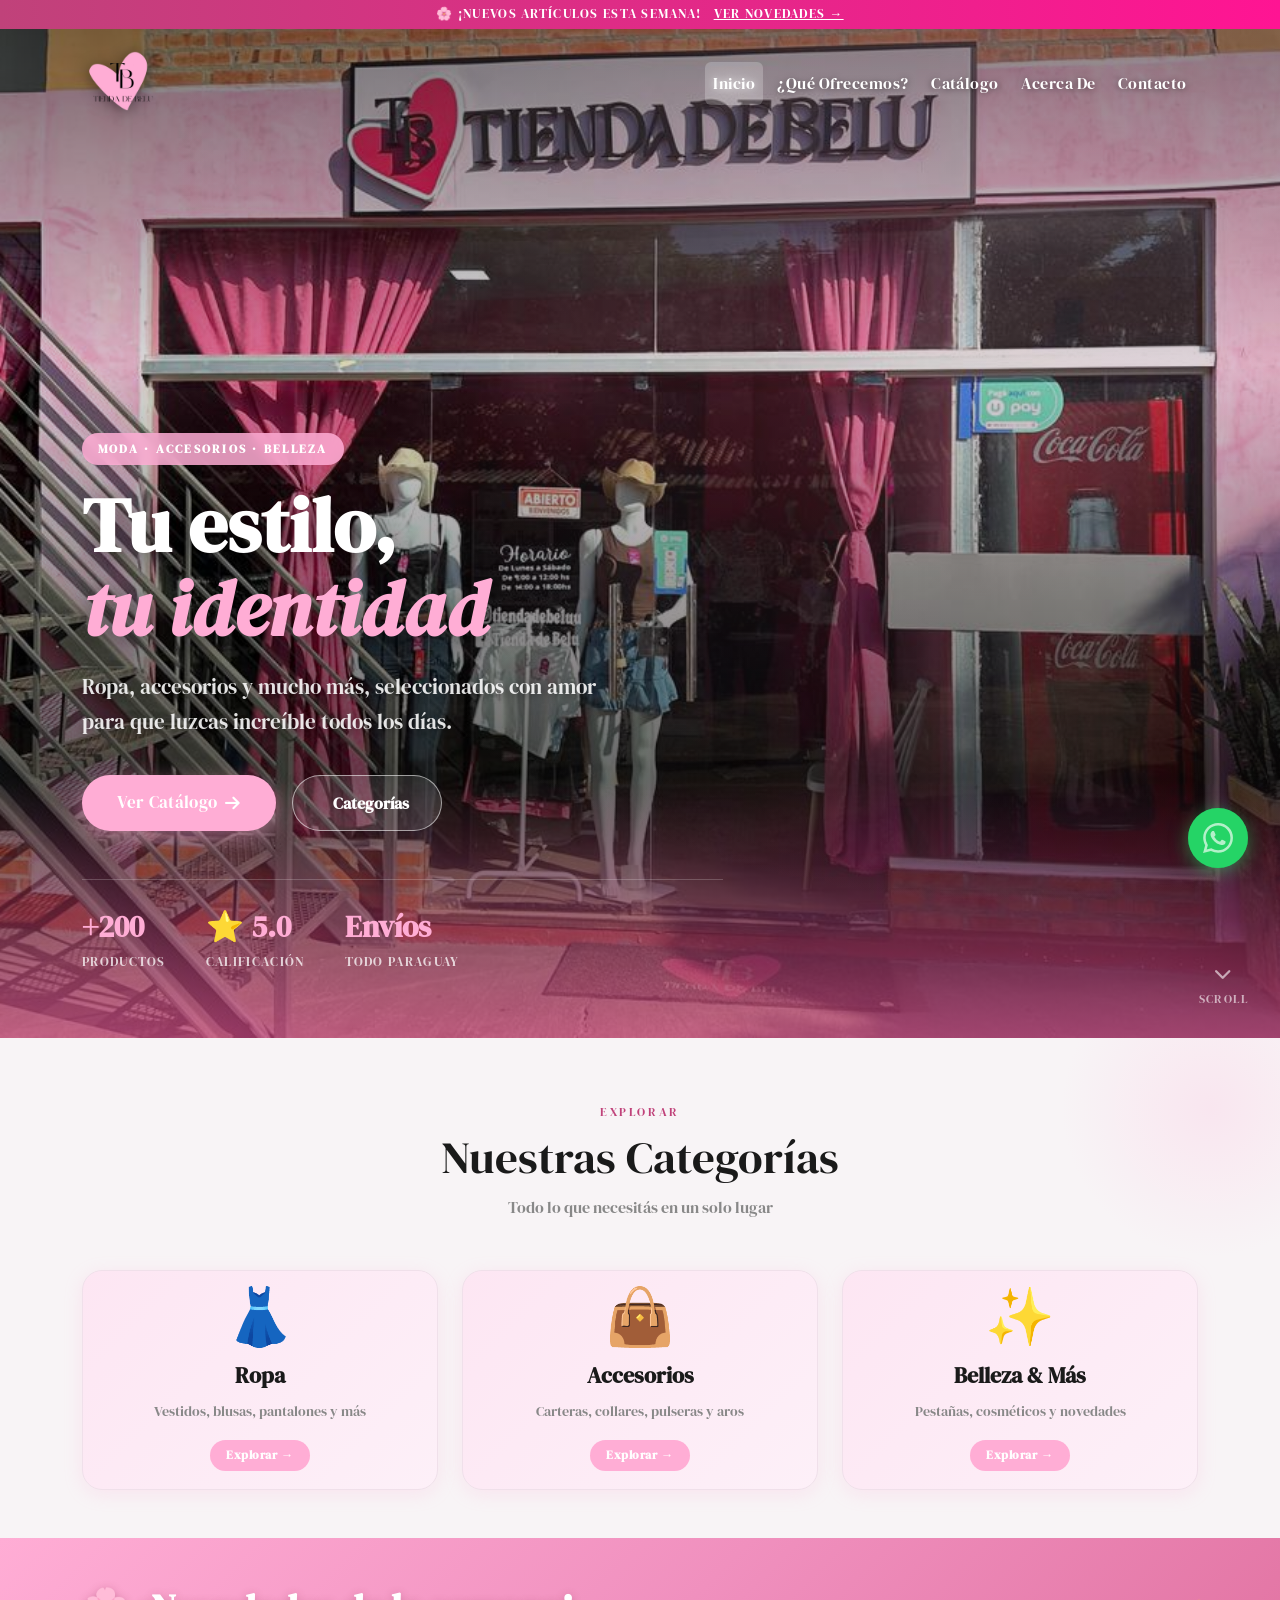
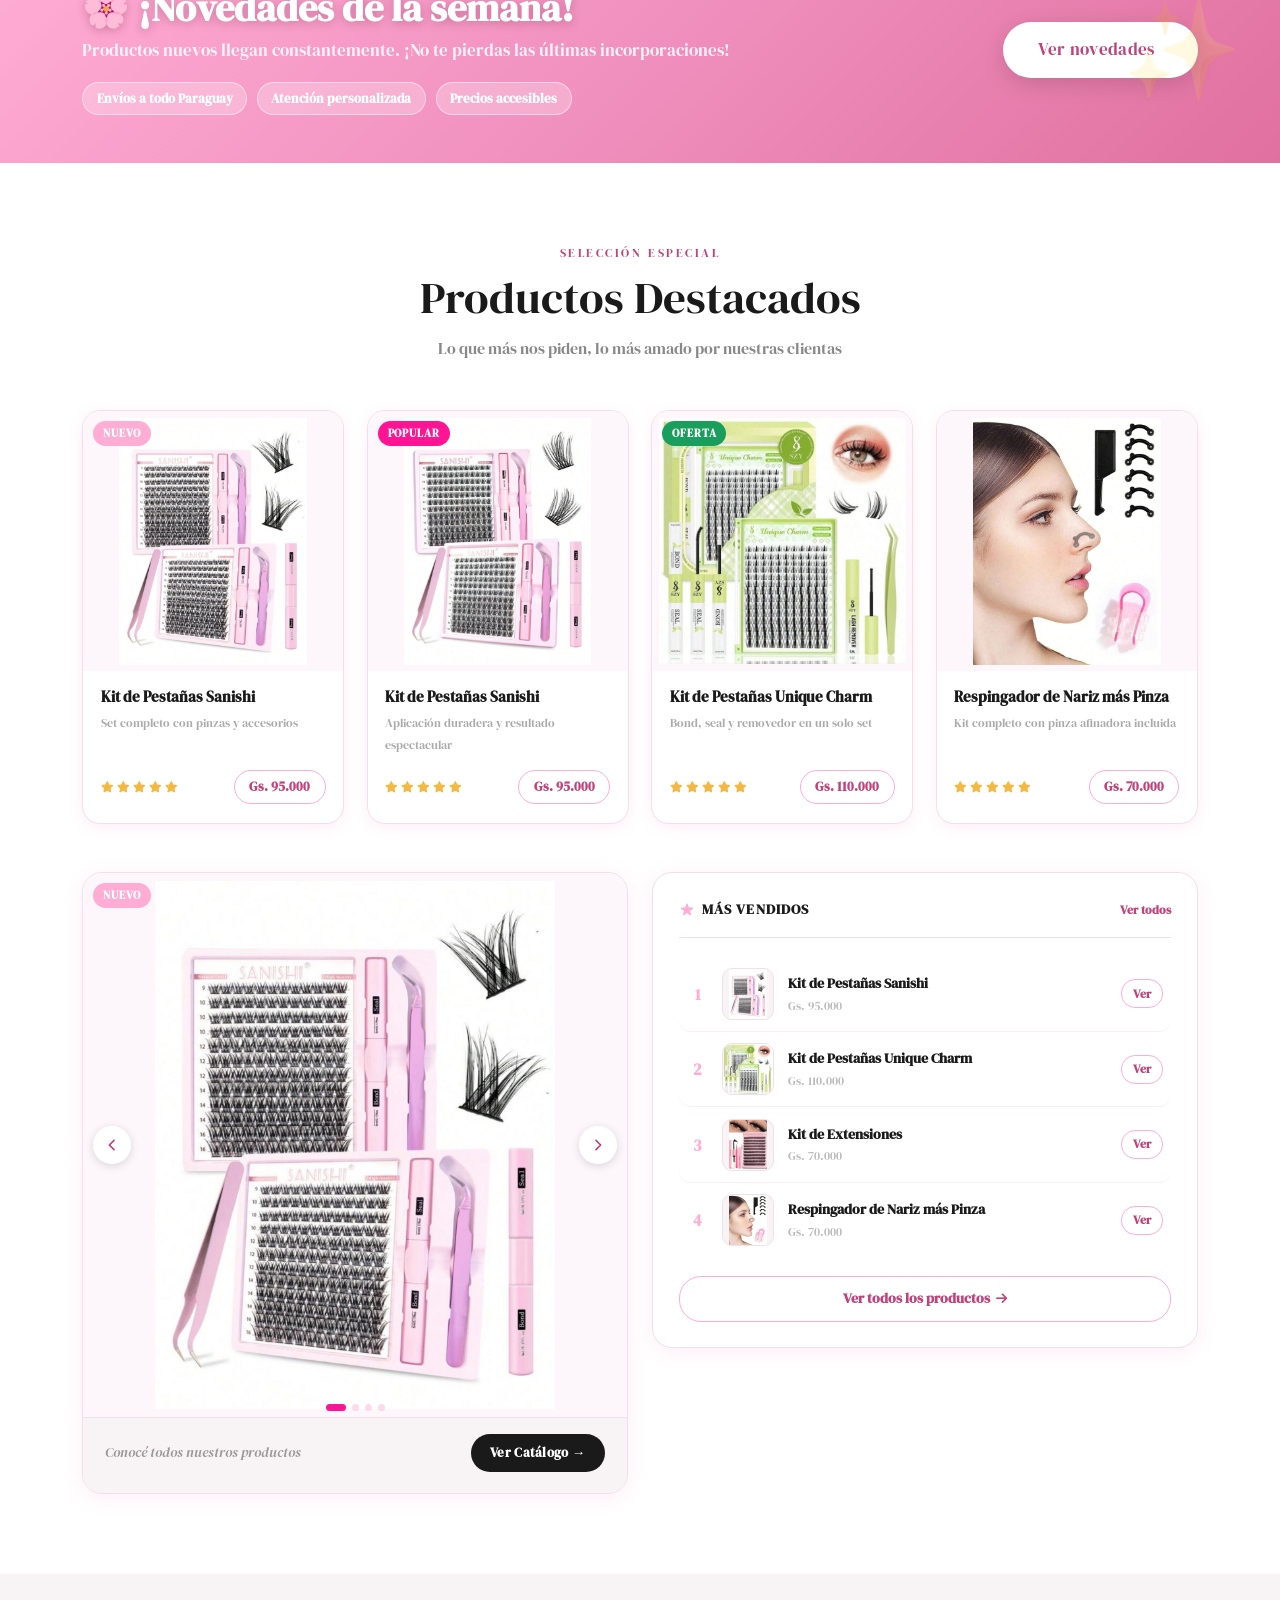
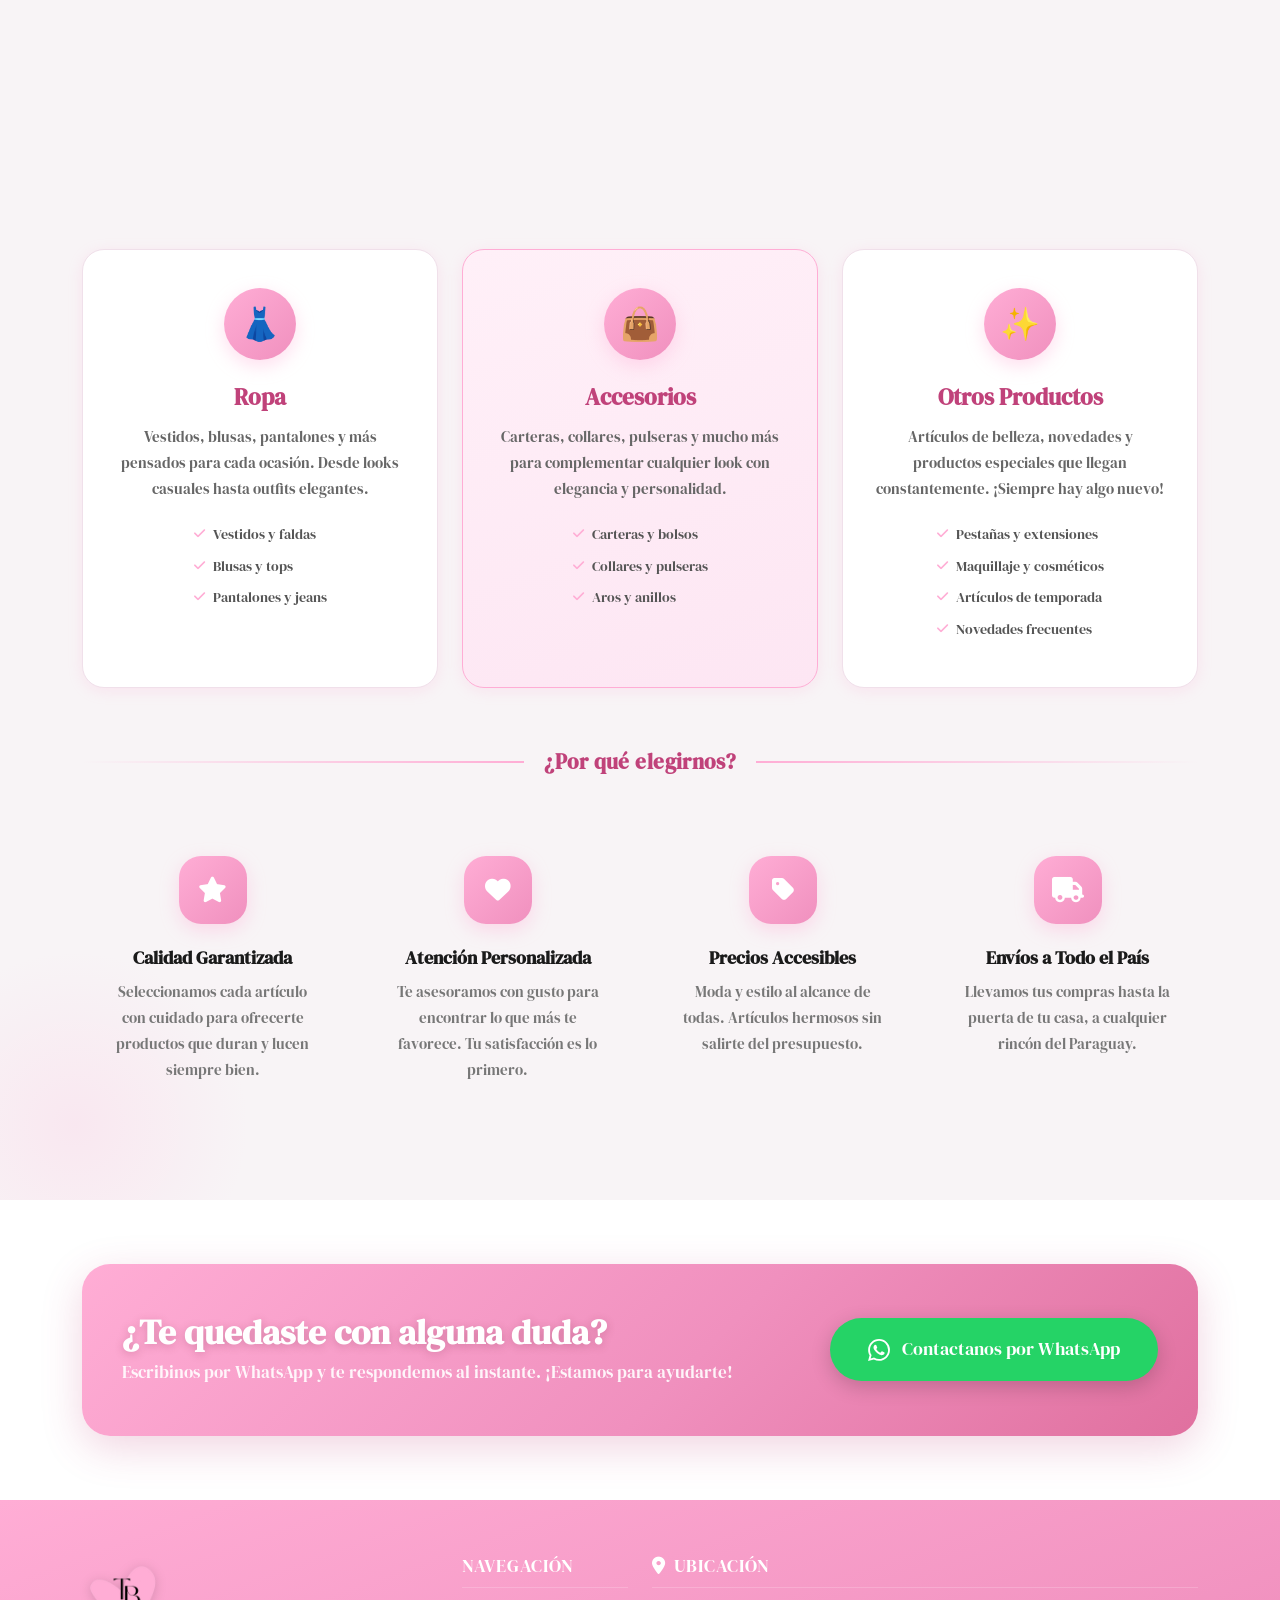
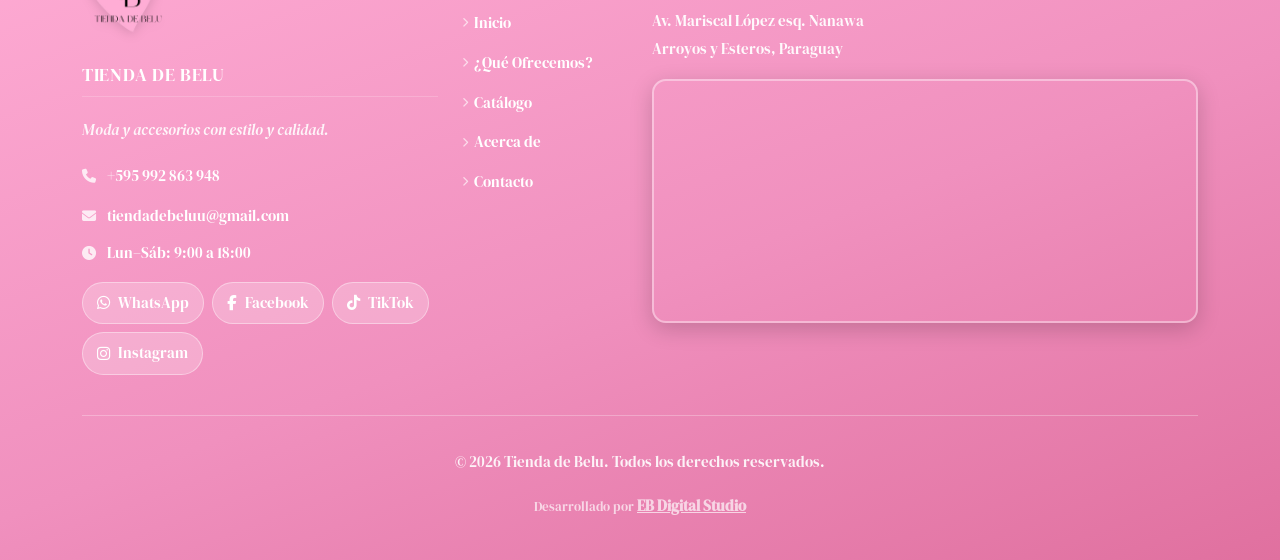
<file: index.html>
<!DOCTYPE html>
<html lang="es">

<head>
  <meta charset="UTF-8">
  <meta name="viewport" content="width=device-width, initial-scale=1.0">
  <meta name="description" content="Tienda de Belu - Ropa, accesorios y más para tu estilo">
  <title>Tienda de Belu</title>

  <!-- Bootstrap CSS -->
  <link rel="stylesheet" href="assets/css/bootstrap.min.css">

  <!-- CSS General (navbar, footer, utilidades — compartido con todas las páginas) -->
  <link rel="stylesheet" href="assets/css/general.css">

  <!-- CSS específico del index -->
  <link rel="stylesheet" href="assets/css/index.css">

  <!-- Font Awesome -->
  <link rel="stylesheet" href="https://cdnjs.cloudflare.com/ajax/libs/font-awesome/6.5.0/css/all.min.css">
</head>

<body>

  <!-- =============================================
       HEADER / NAVBAR
       FIX: la tira de novedad ahora está DENTRO
       del header para que sea sticky junto con el
       navbar y no genere línea blanca al cambiar
       de viewport en DevTools.
       ============================================= -->
  <header class="v2-header">

    <!-- TIRA DE NOVEDAD (movida aquí dentro del header) -->
    <div class="v2-novedad-strip">
      🌸 ¡Nuevos artículos esta semana!
      <a href="catalogo.html">Ver novedades →</a>
    </div>

    <nav class="navbar navbar-expand-lg v2-navbar">
      <div class="container">

        <a class="navbar-brand" href="index.html">
          <img src="assets/img/logosinfondo.png" alt="Logo Tienda de Belu">
        </a>

        <button class="navbar-toggler" type="button" data-bs-toggle="collapse" data-bs-target="#v2NavMenu"
          aria-controls="v2NavMenu" aria-expanded="false" aria-label="Abrir menú" id="v2HamburgerBtn">
          <span class="v2-hamburger-line"></span>
          <span class="v2-hamburger-line"></span>
          <span class="v2-hamburger-line"></span>
        </button>

        <div class="collapse navbar-collapse" id="v2NavMenu">
          <ul class="navbar-nav ms-auto">
            <li class="nav-item"><a class="nav-link active" href="index.html">Inicio</a></li>
            <li class="nav-item"><a class="nav-link" href="#v2-ofrecemos">¿Qué Ofrecemos?</a></li>
            <li class="nav-item"><a class="nav-link" href="catalogo.html">Catálogo</a></li>
            <li class="nav-item"><a class="nav-link" href="acerca.html">Acerca De</a></li>
            <li class="nav-item"><a class="nav-link" href="contacto.html">Contacto</a></li>
          </ul>
        </div>
      </div>
    </nav>

  </header>

  <main>

    <!-- =============================================
         HERO SECTION
         ============================================= -->
    <section class="v2-hero">
      <div class="v2-hero-content">
        <div class="container">
          <div class="row">
            <div class="col-lg-8 col-xl-7">

              <span class="v2-hero-eyebrow hero-fade-up">
                Moda · Accesorios · Belleza
              </span>

              <h1 class="v2-hero-title v2-brand-font hero-fade-up">
                Tu estilo,<br><em>tu identidad</em>
              </h1>

              <p class="v2-hero-subtitle hero-fade-up">
                Ropa, accesorios y mucho más, seleccionados con amor para que luzcas increíble todos los días.
              </p>

              <div class="v2-hero-actions hero-fade-up">
                <a href="catalogo.html" class="v2-btn-primary">
                  Ver Catálogo
                  <i class="fa-solid fa-arrow-right"></i>
                </a>
                <a href="#v2-categorias" class="v2-btn-outline">
                  <i class="fa-solid fa-grid-2"></i>
                  Categorías
                </a>
              </div>

              <div class="v2-hero-stats hero-fade-up">
                <div>
                  <span class="v2-hero-stat-num">+200</span>
                  <span class="v2-hero-stat-label">Productos</span>
                </div>
                <div>
                  <span class="v2-hero-stat-num">⭐ 5.0</span>
                  <span class="v2-hero-stat-label">Calificación</span>
                </div>
                <div>
                  <span class="v2-hero-stat-num">Envíos</span>
                  <span class="v2-hero-stat-label">Todo Paraguay</span>
                </div>
              </div>

            </div>
          </div>
        </div>
      </div>

      <div class="v2-scroll-hint">
        <i class="fa-solid fa-chevron-down"></i>
        <span>Scroll</span>
      </div>
    </section>

    <!-- =============================================
         CATEGORÍAS — ACCESO RÁPIDO
         ============================================= -->
    <section class="v2-categorias" id="v2-categorias">
      <div class="container">

        <p class="v2-section-label v2-scroll-fade">Explorar</p>
        <h2 class="v2-section-title v2-scroll-fade v2-brand-font">Nuestras Categorías</h2>
        <p class="v2-section-sub v2-scroll-fade">Todo lo que necesitás en un solo lugar</p>

        <div class="row g-4 v2-stagger">

          <div class="col-md-4 v2-scroll-fade">
            <a href="catalogo.html" class="v2-cat-card">
              <span class="v2-cat-emoji">👗</span>
              <span class="v2-cat-name">Ropa</span>
              <span class="v2-cat-desc">Vestidos, blusas, pantalones y más</span>
              <span class="v2-cat-pill">Explorar →</span>
            </a>
          </div>

          <div class="col-md-4 v2-scroll-fade">
            <a href="catalogo.html" class="v2-cat-card">
              <span class="v2-cat-emoji">👜</span>
              <span class="v2-cat-name">Accesorios</span>
              <span class="v2-cat-desc">Carteras, collares, pulseras y aros</span>
              <span class="v2-cat-pill">Explorar →</span>
            </a>
          </div>

          <div class="col-md-4 v2-scroll-fade">
            <a href="catalogo.html" class="v2-cat-card">
              <span class="v2-cat-emoji">✨</span>
              <span class="v2-cat-name">Belleza & Más</span>
              <span class="v2-cat-desc">Pestañas, cosméticos y novedades</span>
              <span class="v2-cat-pill">Explorar →</span>
            </a>
          </div>

        </div>
      </div>
    </section>

    <!-- =============================================
         BANNER NOVEDADES / PROMO
         ============================================= -->
    <section class="v2-promo-banner">
      <div class="container">
        <div class="v2-promo-inner">

          <div class="v2-promo-text v2-scroll-fade">
            <h2 class="v2-brand-font">🌸 ¡Novedades de la semana!</h2>
            <p>Productos nuevos llegan constantemente. ¡No te pierdas las últimas incorporaciones!</p>
            <div class="v2-promo-badges">
              <span class="v2-promo-badge">Envíos a todo Paraguay</span>
              <span class="v2-promo-badge">Atención personalizada</span>
              <span class="v2-promo-badge">Precios accesibles</span>
            </div>
          </div>

          <a href="catalogo.html" class="v2-btn-primary v2-scroll-fade"
            style="background:#fff; color:var(--rosa-deep) !important; box-shadow: 0 6px 22px rgba(0,0,0,0.14);">
            Ver novedades
            <i class="fa-solid fa-sparkles"></i>
          </a>

        </div>
      </div>
    </section>

    <!-- =============================================
         PRODUCTOS DESTACADOS
         ============================================= -->
    <section class="v2-productos">
      <div class="container">

        <p class="v2-section-label v2-scroll-fade">Selección especial</p>
        <h2 class="v2-section-title v2-scroll-fade v2-brand-font">Productos Destacados</h2>
        <p class="v2-section-sub v2-scroll-fade">Lo que más nos piden, lo más amado por nuestras clientas</p>

        <!-- Grid de 4 cards -->
        <div class="v2-prod-grid mb-5 v2-stagger">

          <!-- Card 1 -->
          <div class="v2-prod-card v2-scroll-fade">
            <div class="v2-prod-img-wrap">
              <div class="v2-prod-overlay">
                <a href="catalogo.html" class="v2-prod-overlay-btn">Ver producto</a>
              </div>
              <span class="v2-prod-badge v2-prod-badge--nuevo">Nuevo</span>
              <button class="v2-prod-fav" aria-label="Favorito"><i class="fa-regular fa-heart"></i></button>
              <img src="assets/img/articulos/articulo1.jpeg" alt="Kit de Pestañas Sanishi" loading="lazy">
            </div>
            <div class="v2-prod-body">
              <span class="v2-prod-name">Kit de Pestañas Sanishi</span>
              <span class="v2-prod-desc">Set completo con pinzas y accesorios</span>
              <div class="v2-prod-footer">
                <span style="font-size:0.78rem;">
                  <i class="fa-solid fa-star" style="color:#f4b942; font-size:0.7rem;"></i>
                  <i class="fa-solid fa-star" style="color:#f4b942; font-size:0.7rem;"></i>
                  <i class="fa-solid fa-star" style="color:#f4b942; font-size:0.7rem;"></i>
                  <i class="fa-solid fa-star" style="color:#f4b942; font-size:0.7rem;"></i>
                  <i class="fa-solid fa-star" style="color:#f4b942; font-size:0.7rem;"></i>
                </span>
                <a href="catalogo.html" class="v2-prod-cta">Gs. 95.000</a>
              </div>
            </div>
          </div>

          <!-- Card 2 -->
          <div class="v2-prod-card v2-scroll-fade">
            <div class="v2-prod-img-wrap">
              <div class="v2-prod-overlay">
                <a href="catalogo.html" class="v2-prod-overlay-btn">Ver producto</a>
              </div>
              <span class="v2-prod-badge v2-prod-badge--popular">Popular</span>
              <button class="v2-prod-fav" aria-label="Favorito"><i class="fa-regular fa-heart"></i></button>
              <img src="assets/img/articulos/articulo2.jpeg" alt="Kit de Pestañas Sanishi" loading="lazy">
            </div>
            <div class="v2-prod-body">
              <span class="v2-prod-name">Kit de Pestañas Sanishi</span>
              <span class="v2-prod-desc">Aplicación duradera y resultado espectacular</span>
              <div class="v2-prod-footer">
                <span style="font-size:0.78rem;">
                  <i class="fa-solid fa-star" style="color:#f4b942; font-size:0.7rem;"></i>
                  <i class="fa-solid fa-star" style="color:#f4b942; font-size:0.7rem;"></i>
                  <i class="fa-solid fa-star" style="color:#f4b942; font-size:0.7rem;"></i>
                  <i class="fa-solid fa-star" style="color:#f4b942; font-size:0.7rem;"></i>
                  <i class="fa-solid fa-star" style="color:#f4b942; font-size:0.7rem;"></i>
                </span>
                <a href="catalogo.html" class="v2-prod-cta">Gs. 95.000</a>
              </div>
            </div>
          </div>

          <!-- Card 3 -->
          <div class="v2-prod-card v2-scroll-fade">
            <div class="v2-prod-img-wrap">
              <div class="v2-prod-overlay">
                <a href="catalogo.html" class="v2-prod-overlay-btn">Ver producto</a>
              </div>
              <span class="v2-prod-badge v2-prod-badge--oferta">Oferta</span>
              <button class="v2-prod-fav" aria-label="Favorito"><i class="fa-regular fa-heart"></i></button>
              <img src="assets/img/articulos/articulo3.jpeg" alt="Kit de Pestañas Unique Charm" loading="lazy">
            </div>
            <div class="v2-prod-body">
              <span class="v2-prod-name">Kit de Pestañas Unique Charm</span>
              <span class="v2-prod-desc">Bond, seal y removedor en un solo set</span>
              <div class="v2-prod-footer">
                <span style="font-size:0.78rem;">
                  <i class="fa-solid fa-star" style="color:#f4b942; font-size:0.7rem;"></i>
                  <i class="fa-solid fa-star" style="color:#f4b942; font-size:0.7rem;"></i>
                  <i class="fa-solid fa-star" style="color:#f4b942; font-size:0.7rem;"></i>
                  <i class="fa-solid fa-star" style="color:#f4b942; font-size:0.7rem;"></i>
                  <i class="fa-solid fa-star" style="color:#f4b942; font-size:0.7rem;"></i>
                </span>
                <a href="catalogo.html" class="v2-prod-cta">Gs. 110.000</a>
              </div>
            </div>
          </div>

          <!-- Card 4 -->
          <div class="v2-prod-card v2-scroll-fade">
            <div class="v2-prod-img-wrap">
              <div class="v2-prod-overlay">
                <a href="catalogo.html" class="v2-prod-overlay-btn">Ver producto</a>
              </div>
              <button class="v2-prod-fav" aria-label="Favorito"><i class="fa-regular fa-heart"></i></button>
              <img src="assets/img/articulos/articulo14.jpeg" alt="Respingador de Nariz más Pinza" loading="lazy">
            </div>
            <div class="v2-prod-body">
              <span class="v2-prod-name">Respingador de Nariz más Pinza</span>
              <span class="v2-prod-desc">Kit completo con pinza afinadora incluida</span>
              <div class="v2-prod-footer">
                <span style="font-size:0.78rem;">
                  <i class="fa-solid fa-star" style="color:#f4b942; font-size:0.7rem;"></i>
                  <i class="fa-solid fa-star" style="color:#f4b942; font-size:0.7rem;"></i>
                  <i class="fa-solid fa-star" style="color:#f4b942; font-size:0.7rem;"></i>
                  <i class="fa-solid fa-star" style="color:#f4b942; font-size:0.7rem;"></i>
                  <i class="fa-solid fa-star" style="color:#f4b942; font-size:0.7rem;"></i>
                </span>
                <a href="catalogo.html" class="v2-prod-cta">Gs. 70.000</a>
              </div>
            </div>
          </div>

        </div>

        <!-- Carrusel + Más Vendidos -->
        <div class="row g-4 align-items-start v2-scroll-fade">

          <!-- Carrusel -->
          <div class="col-lg-6 col-12">
            <div class="v2-carousel-card">
              <div id="v2Carousel" class="carousel slide" data-bs-ride="carousel" data-bs-interval="4000">
                <div class="carousel-inner">

                  <div class="carousel-item active">
                    <div class="v2-carousel-img-wrap">
                      <img src="assets/img/articulos/articulo1.jpeg" alt="Kit de Pestañas Sanishi">
                      <span class="v2-prod-badge v2-prod-badge--nuevo" style="z-index:3;">Nuevo</span>
                    </div>
                  </div>

                  <div class="carousel-item">
                    <div class="v2-carousel-img-wrap">
                      <img src="assets/img/articulos/articulo2.jpeg" alt="Kit de Pestañas Sanishi">
                      <span class="v2-prod-badge v2-prod-badge--popular" style="z-index:3;">Popular</span>
                    </div>
                  </div>

                  <div class="carousel-item">
                    <div class="v2-carousel-img-wrap">
                      <img src="assets/img/articulos/articulo3.jpeg" alt="Kit de Pestañas Unique Charm">
                      <span class="v2-prod-badge v2-prod-badge--oferta" style="z-index:3;">Oferta</span>
                    </div>
                  </div>

                  <div class="carousel-item">
                    <div class="v2-carousel-img-wrap">
                      <img src="assets/img/articulos/articulo4.jpeg" alt="Kit de Extensiones">
                    </div>
                  </div>

                </div>

                <button class="v2-prev" type="button" data-bs-target="#v2Carousel" data-bs-slide="prev"
                  aria-label="Anterior">
                  <svg xmlns="http://www.w3.org/2000/svg" width="16" height="16" fill="none" viewBox="0 0 24 24"
                    stroke="currentColor" stroke-width="2.5">
                    <path stroke-linecap="round" stroke-linejoin="round" d="M15 19l-7-7 7-7" />
                  </svg>
                </button>
                <button class="v2-next" type="button" data-bs-target="#v2Carousel" data-bs-slide="next"
                  aria-label="Siguiente">
                  <svg xmlns="http://www.w3.org/2000/svg" width="16" height="16" fill="none" viewBox="0 0 24 24"
                    stroke="currentColor" stroke-width="2.5">
                    <path stroke-linecap="round" stroke-linejoin="round" d="M9 5l7 7-7 7" />
                  </svg>
                </button>

                <div class="carousel-indicators v2-dots">
                  <button type="button" data-bs-target="#v2Carousel" data-bs-slide-to="0" class="active"
                    aria-current="true" aria-label="Slide 1"></button>
                  <button type="button" data-bs-target="#v2Carousel" data-bs-slide-to="1" aria-label="Slide 2"></button>
                  <button type="button" data-bs-target="#v2Carousel" data-bs-slide-to="2" aria-label="Slide 3"></button>
                  <button type="button" data-bs-target="#v2Carousel" data-bs-slide-to="3" aria-label="Slide 4"></button>
                </div>
              </div>

              <div class="v2-carousel-footer">
                <p class="v2-carousel-footer-text">Conocé todos nuestros productos</p>
                <a href="catalogo.html" class="v2-carousel-footer-btn">Ver Catálogo →</a>
              </div>
            </div>
          </div>

          <!-- Más Vendidos -->
          <div class="col-lg-6 col-12">
            <div class="v2-vendidos-card">

              <div class="v2-vendidos-header">
                <h4 class="v2-vendidos-title">
                  <svg xmlns="http://www.w3.org/2000/svg" width="16" height="16" viewBox="0 0 24 24" fill="#FFADD5">
                    <path
                      d="M11.049 2.927c.3-.921 1.603-.921 1.902 0l1.519 4.674a1 1 0 00.95.69h4.915c.969 0 1.371 1.24.588 1.81l-3.976 2.888a1 1 0 00-.363 1.118l1.518 4.674c.3.922-.755 1.688-1.538 1.118l-3.976-2.888a1 1 0 00-1.176 0l-3.976 2.888c-.783.57-1.838-.197-1.538-1.118l1.518-4.674a1 1 0 00-.363-1.118l-3.976-2.888c-.784-.57-.38-1.81.588-1.81h4.914a1 1 0 00.951-.69l1.519-4.674z" />
                  </svg>
                  Más Vendidos
                </h4>
                <a href="catalogo.html"
                  style="font-size:0.78rem; color:var(--rosa-deep); text-decoration:none; font-weight:600;">Ver
                  todos</a>
              </div>

              <ul class="v2-vendidos-list">

                <li class="v2-vendido-item">
                  <span class="v2-vendido-num">1</span>
                  <div class="v2-vendido-img">
                    <img src="assets/img/articulos/articulo1.jpeg" alt="Kit de Pestañas Sanishi">
                  </div>
                  <div class="v2-vendido-info">
                    <span class="v2-vendido-name">Kit de Pestañas Sanishi</span>
                    <span class="v2-vendido-sub">Gs. 95.000</span>
                  </div>
                  <a href="catalogo.html" class="v2-vendido-btn">Ver</a>
                </li>

                <li class="v2-vendido-item">
                  <span class="v2-vendido-num">2</span>
                  <div class="v2-vendido-img">
                    <img src="assets/img/articulos/articulo3.jpeg" alt="Kit de Pestañas Unique Charm">
                  </div>
                  <div class="v2-vendido-info">
                    <span class="v2-vendido-name">Kit de Pestañas Unique Charm</span>
                    <span class="v2-vendido-sub">Gs. 110.000</span>
                  </div>
                  <a href="catalogo.html" class="v2-vendido-btn">Ver</a>
                </li>

                <li class="v2-vendido-item">
                  <span class="v2-vendido-num">3</span>
                  <div class="v2-vendido-img">
                    <img src="assets/img/articulos/articulo4.jpeg" alt="Kit de Extensiones">
                  </div>
                  <div class="v2-vendido-info">
                    <span class="v2-vendido-name">Kit de Extensiones</span>
                    <span class="v2-vendido-sub">Gs. 70.000</span>
                  </div>
                  <a href="catalogo.html" class="v2-vendido-btn">Ver</a>
                </li>

                <li class="v2-vendido-item">
                  <span class="v2-vendido-num">4</span>
                  <div class="v2-vendido-img">
                    <img src="assets/img/articulos/articulo14.jpeg" alt="Respingador de Nariz más Pinza">
                  </div>
                  <div class="v2-vendido-info">
                    <span class="v2-vendido-name">Respingador de Nariz más Pinza</span>
                    <span class="v2-vendido-sub">Gs. 70.000</span>
                  </div>
                  <a href="catalogo.html" class="v2-vendido-btn">Ver</a>
                </li>

              </ul>

              <a href="catalogo.html" class="v2-vendidos-ver-mas">
                Ver todos los productos
                <i class="fa-solid fa-arrow-right" style="font-size:0.8rem;"></i>
              </a>

            </div>
          </div>
        </div>

      </div>
    </section>

    <!-- =============================================
         ¿QUÉ OFRECEMOS?
         ============================================= -->
    <section class="v2-ofrecemos" id="v2-ofrecemos">
      <div class="container">

        <p class="v2-section-label v2-scroll-fade">Nuestra propuesta</p>
        <h2 class="v2-section-title v2-scroll-fade v2-brand-font">¿Qué Ofrecemos?</h2>
        <p class="v2-section-sub v2-scroll-fade">Encontrá todo lo que necesitás para lucir increíble, con la calidad y
          el trato que merecés</p>

        <div class="row g-4 v2-stagger">

          <div class="col-md-4 v2-scroll-fade">
            <div class="v2-ofr-card">
              <div class="v2-ofr-icon-wrap">👗</div>
              <h3>Ropa</h3>
              <p>Vestidos, blusas, pantalones y más pensados para cada ocasión. Desde looks casuales hasta outfits
                elegantes.</p>
              <ul class="v2-ofr-list">
                <li><i class="fa-solid fa-check"></i> Vestidos y faldas</li>
                <li><i class="fa-solid fa-check"></i> Blusas y tops</li>
                <li><i class="fa-solid fa-check"></i> Pantalones y jeans</li>
              </ul>
            </div>
          </div>

          <div class="col-md-4 v2-scroll-fade">
            <div class="v2-ofr-card v2-ofr-card--featured">
              <div class="v2-ofr-icon-wrap">👜</div>
              <h3>Accesorios</h3>
              <p>Carteras, collares, pulseras y mucho más para complementar cualquier look con elegancia y personalidad.
              </p>
              <ul class="v2-ofr-list">
                <li><i class="fa-solid fa-check"></i> Carteras y bolsos</li>
                <li><i class="fa-solid fa-check"></i> Collares y pulseras</li>
                <li><i class="fa-solid fa-check"></i> Aros y anillos</li>
              </ul>
            </div>
          </div>

          <div class="col-md-4 v2-scroll-fade">
            <div class="v2-ofr-card">
              <div class="v2-ofr-icon-wrap">✨</div>
              <h3>Otros Productos</h3>
              <p>Artículos de belleza, novedades y productos especiales que llegan constantemente. ¡Siempre hay algo
                nuevo!</p>
              <ul class="v2-ofr-list">
                <li><i class="fa-solid fa-check"></i> Pestañas y extensiones</li>
                <li><i class="fa-solid fa-check"></i> Maquillaje y cosméticos</li>
                <li><i class="fa-solid fa-check"></i> Artículos de temporada</li>
                <li><i class="fa-solid fa-check"></i> Novedades frecuentes</li>
              </ul>
            </div>
          </div>

        </div>

        <div class="v2-divider v2-scroll-fade v2-brand-font">
          <span>¿Por qué elegirnos?</span>
        </div>

        <div class="row g-4 mt-1 v2-stagger">

          <div class="col-md-3 col-sm-6 v2-scroll-fade">
            <div class="v2-porque-item">
              <div class="v2-porque-icon"><i class="fa-solid fa-star"></i></div>
              <h4>Calidad Garantizada</h4>
              <p>Seleccionamos cada artículo con cuidado para ofrecerte productos que duran y lucen siempre bien.</p>
            </div>
          </div>

          <div class="col-md-3 col-sm-6 v2-scroll-fade">
            <div class="v2-porque-item">
              <div class="v2-porque-icon"><i class="fa-solid fa-heart"></i></div>
              <h4>Atención Personalizada</h4>
              <p>Te asesoramos con gusto para encontrar lo que más te favorece. Tu satisfacción es lo primero.</p>
            </div>
          </div>

          <div class="col-md-3 col-sm-6 v2-scroll-fade">
            <div class="v2-porque-item">
              <div class="v2-porque-icon"><i class="fa-solid fa-tag"></i></div>
              <h4>Precios Accesibles</h4>
              <p>Moda y estilo al alcance de todas. Artículos hermosos sin salirte del presupuesto.</p>
            </div>
          </div>

          <div class="col-md-3 col-sm-6 v2-scroll-fade">
            <div class="v2-porque-item">
              <div class="v2-porque-icon"><i class="fa-solid fa-truck"></i></div>
              <h4>Envíos a Todo el País</h4>
              <p>Llevamos tus compras hasta la puerta de tu casa, a cualquier rincón del Paraguay.</p>
            </div>
          </div>

        </div>
      </div>
    </section>

    <!-- =============================================
         CTA WHATSAPP
         ============================================= -->
    <section class="v2-cta-section">
      <div class="container">
        <div class="v2-cta-card v2-scroll-fade">

          <div>
            <h2 class="v2-brand-font">¿Te quedaste con alguna duda?</h2>
            <p>Escribinos por WhatsApp y te respondemos al instante. ¡Estamos para ayudarte!</p>
          </div>

          <a href="https://wa.me/595992863948?text=Hola%20Tienda%20Belu,%20quisiera%20hacer%20una%20consulta."
            target="_blank" rel="noopener noreferrer" class="v2-btn-wa">
            <svg xmlns="http://www.w3.org/2000/svg" width="22" height="22" viewBox="0 0 24 24" fill="white">
              <path
                d="M17.472 14.382c-.297-.149-1.758-.867-2.03-.967-.273-.099-.471-.148-.67.15-.197.297-.767.966-.94 1.164-.173.199-.347.223-.644.075-.297-.15-1.255-.463-2.39-1.475-.883-.788-1.48-1.761-1.653-2.059-.173-.297-.018-.458.13-.606.134-.133.298-.347.446-.52.149-.174.198-.298.298-.497.099-.198.05-.371-.025-.52-.075-.149-.669-1.612-.916-2.207-.242-.579-.487-.5-.669-.51-.173-.008-.371-.01-.57-.01-.198 0-.52.074-.792.372-.272.297-1.04 1.016-1.04 2.479 0 1.462 1.065 2.875 1.213 3.074.149.198 2.096 3.2 5.077 4.487.709.306 1.262.489 1.694.625.712.227 1.36.195 1.871.118.571-.085 1.758-.719 2.006-1.413.248-.694.248-1.289.173-1.413-.074-.124-.272-.198-.57-.347m-5.421 7.403h-.004a9.87 9.87 0 0 1-5.031-1.378l-.361-.214-3.741.982.998-3.648-.235-.374a9.86 9.86 0 0 1-1.51-5.26c.001-5.45 4.436-9.884 9.888-9.884 2.64 0 5.122 1.03 6.988 2.898a9.825 9.825 0 0 1 2.893 6.994c-.003 5.45-4.437 9.884-9.885 9.884m8.413-18.297A11.815 11.815 0 0 0 12.05 0C5.495 0 .16 5.335.157 11.892c0 2.096.547 4.142 1.588 5.945L.057 24l6.305-1.654a11.882 11.882 0 0 0 5.683 1.448h.005c6.554 0 11.89-5.335 11.893-11.893a11.821 11.821 0 0 0-3.48-8.413Z" />
            </svg>
            Contactanos por WhatsApp
          </a>

        </div>
      </div>
    </section>

  </main>

  <!-- =============================================
       FOOTER
       ============================================= -->
  <footer class="v2-footer">
    <div class="container">
      <div class="row g-4">

        <!-- Col 1: Logo + Info + Redes -->
        <div class="col-md-4 col-sm-12">
          <a href="index.html" style="display:inline-block; margin-bottom:1.2rem;">
            <img src="assets/img/logosinfondo.png" alt="Logo Tienda de Belu" class="v2-footer-logo">
          </a>
          <div>
            <h5>Tienda de Belu</h5>
            <p class="v2-footer-tagline">Moda y accesorios con estilo y calidad.</p>
            <ul class="v2-contact-list">
              <li><i class="fa-solid fa-phone"></i><a href="tel:+595992863948">+595 992 863 948</a></li>
              <li><i class="fa-solid fa-envelope"></i><a
                  href="mailto:tiendadebeluu@gmail.com">tiendadebeluu@gmail.com</a></li>
              <li><i class="fa-solid fa-clock"></i><span>Lun–Sáb: 9:00 a 18:00</span></li>
            </ul>
          </div>
          <div class="v2-footer-social">
            <a href="https://wa.me/595992863948" target="_blank" rel="noopener noreferrer"
              class="v2-social-link v2-social-wa" aria-label="WhatsApp">
              <i class="fa-brands fa-whatsapp"></i><span>WhatsApp</span>
            </a>
            <a href="https://www.facebook.com/share/17E23mWFLx/?mibextid=wwXIfr" target="_blank"
              rel="noopener noreferrer" class="v2-social-link v2-social-fb" aria-label="Facebook">
              <i class="fa-brands fa-facebook-f"></i><span>Facebook</span>
            </a>
            <a href="https://www.tiktok.com/@tiendadebeluu" target="_blank" rel="noopener noreferrer"
              class="v2-social-link v2-social-tiktok" aria-label="TikTok">
              <i class="fa-brands fa-tiktok"></i><span>TikTok</span>
            </a>
            <a href="https://www.instagram.com/tiendadebeluu" target="_blank" rel="noopener noreferrer"
              class="v2-social-link v2-social-ig" aria-label="Instagram">
              <i class="fa-brands fa-instagram"></i><span>Instagram</span>
            </a>
          </div>
        </div>

        <!-- Col 2: Navegación -->
        <div class="col-md-2 col-sm-6 col-6">
          <h5>Navegación</h5>
          <ul>
            <li><a href="index.html"><i class="fa-solid fa-chevron-right v2-footer-arrow"></i>Inicio</a></li>
            <li><a href="#v2-ofrecemos"><i class="fa-solid fa-chevron-right v2-footer-arrow"></i>¿Qué Ofrecemos?</a>
            </li>
            <li><a href="catalogo.html"><i class="fa-solid fa-chevron-right v2-footer-arrow"></i>Catálogo</a></li>
            <li><a href="acerca.html"><i class="fa-solid fa-chevron-right v2-footer-arrow"></i>Acerca de</a></li>
            <li><a href="contacto.html"><i class="fa-solid fa-chevron-right v2-footer-arrow"></i>Contacto</a></li>
          </ul>
        </div>

        <!-- Col 3: Mapa -->
        <div class="col-md-6 col-sm-12">
          <h5><i class="fa-solid fa-location-dot me-2"></i>Ubicación</h5>
          <p class="v2-footer-address">
            Av. Mariscal López esq. Nanawa<br>
            Arroyos y Esteros, Paraguay
          </p>
          <div class="v2-footer-map">
            <iframe
              src="https://www.google.com/maps/embed?pb=!1m18!1m12!1m3!1d2753.1393252873645!2d-57.10456722585318!3d-25.055181718164622!2m3!1f0!2f0!3f0!3m2!1i1024!2i768!4f13.1!3m3!1m2!1s0x945dc300060d4255%3A0x932f2931797eb55!2sTienda%20de%20Belu!5e0!3m2!1ses!2spy!4v1772836158541!5m2!1ses!2spy"
              allowfullscreen="" loading="lazy" referrerpolicy="no-referrer-when-downgrade">
            </iframe>
          </div>
        </div>

      </div>

      <div class="row">
        <div class="col-12">
          <div class="v2-footer-copyright">
            <p>&copy; 2026 Tienda de Belu. Todos los derechos reservados.</p>
            <p style="margin-top: 0.3rem; font-size: 0.8rem; opacity: 0.75;">
              Desarrollado por
              <a href="https://ebdigitalstudio.github.io/EBDigital/" target="_blank" rel="noopener noreferrer"
                style="color:#fff; font-weight:600; text-decoration:underline;">
                EB Digital Studio
              </a>
            </p>
          </div>
        </div>
      </div>
    </div>
  </footer>

  <!-- =============================================
       BOTÓN FLOTANTE WHATSAPP
       ============================================= -->
  <a href="https://wa.me/595992863948?text=Hola%20Tienda%20Belu,%20quisiera%20hacer%20una%20consulta." target="_blank"
    rel="noopener noreferrer" class="v2-wa-float" aria-label="Contactar por WhatsApp">
    <svg xmlns="http://www.w3.org/2000/svg" width="30" height="30" viewBox="0 0 24 24" fill="white">
      <path
        d="M17.472 14.382c-.297-.149-1.758-.867-2.03-.967-.273-.099-.471-.148-.67.15-.197.297-.767.966-.94 1.164-.173.199-.347.223-.644.075-.297-.15-1.255-.463-2.39-1.475-.883-.788-1.48-1.761-1.653-2.059-.173-.297-.018-.458.13-.606.134-.133.298-.347.446-.52.149-.174.198-.298.298-.497.099-.198.05-.371-.025-.52-.075-.149-.669-1.612-.916-2.207-.242-.579-.487-.5-.669-.51-.173-.008-.371-.01-.57-.01-.198 0-.52.074-.792.372-.272.297-1.04 1.016-1.04 2.479 0 1.462 1.065 2.875 1.213 3.074.149.198 2.096 3.2 5.077 4.487.709.306 1.262.489 1.694.625.712.227 1.36.195 1.871.118.571-.085 1.758-.719 2.006-1.413.248-.694.248-1.289.173-1.413-.074-.124-.272-.198-.57-.347m-5.421 7.403h-.004a9.87 9.87 0 0 1-5.031-1.378l-.361-.214-3.741.982.998-3.648-.235-.374a9.86 9.86 0 0 1-1.51-5.26c.001-5.45 4.436-9.884 9.888-9.884 2.64 0 5.122 1.03 6.988 2.898a9.825 9.825 0 0 1 2.893 6.994c-.003 5.45-4.437 9.884-9.885 9.884m8.413-18.297A11.815 11.815 0 0 0 12.05 0C5.495 0 .16 5.335.157 11.892c0 2.096.547 4.142 1.588 5.945L.057 24l6.305-1.654a11.882 11.882 0 0 0 5.683 1.448h.005c6.554 0 11.89-5.335 11.893-11.893a11.821 11.821 0 0 0-3.48-8.413Z" />
    </svg>
  </a>

  <!-- Bootstrap JS -->
  <script src="assets/js/bootstrap.bundle.min.js"></script>

  <!-- JS compartido del sitio (navbar, scroll fade, hamburguesa) -->
  <script src="assets/js/main.js"></script>

</body>

</html>
</file>
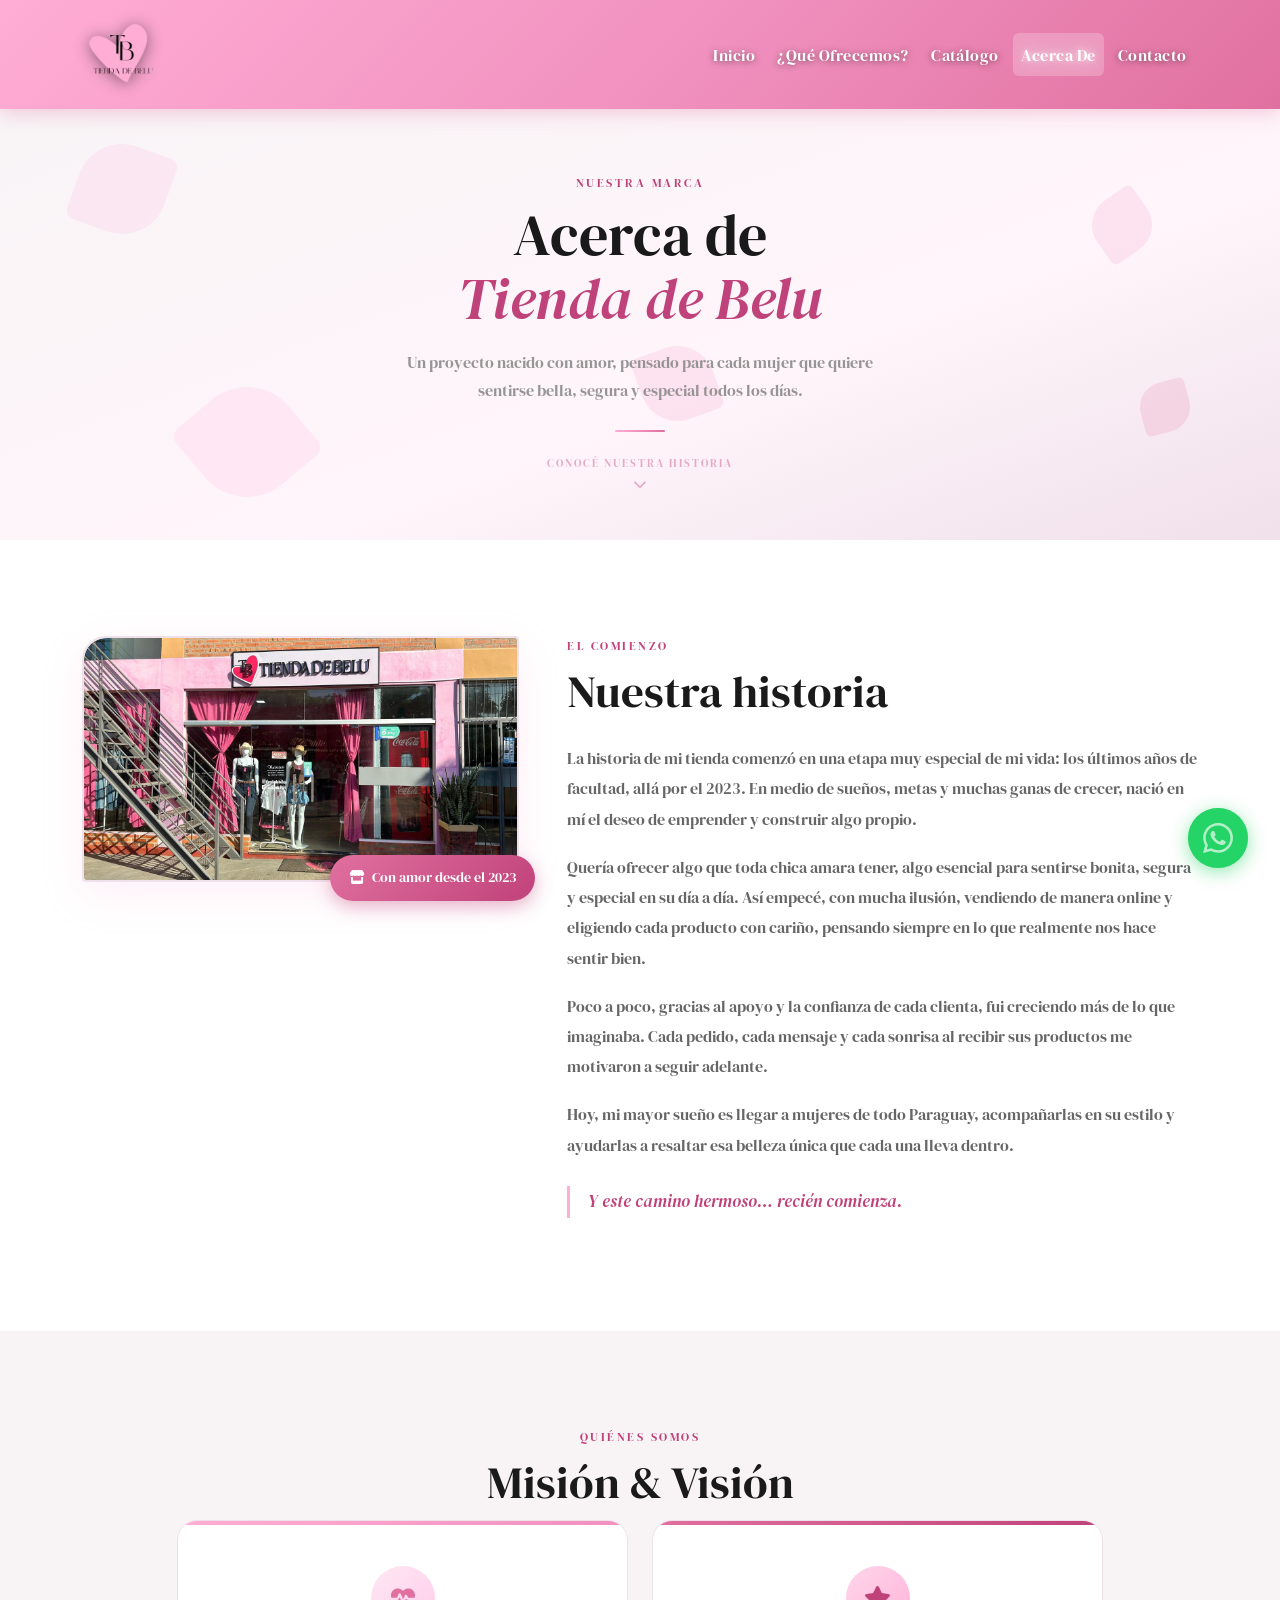
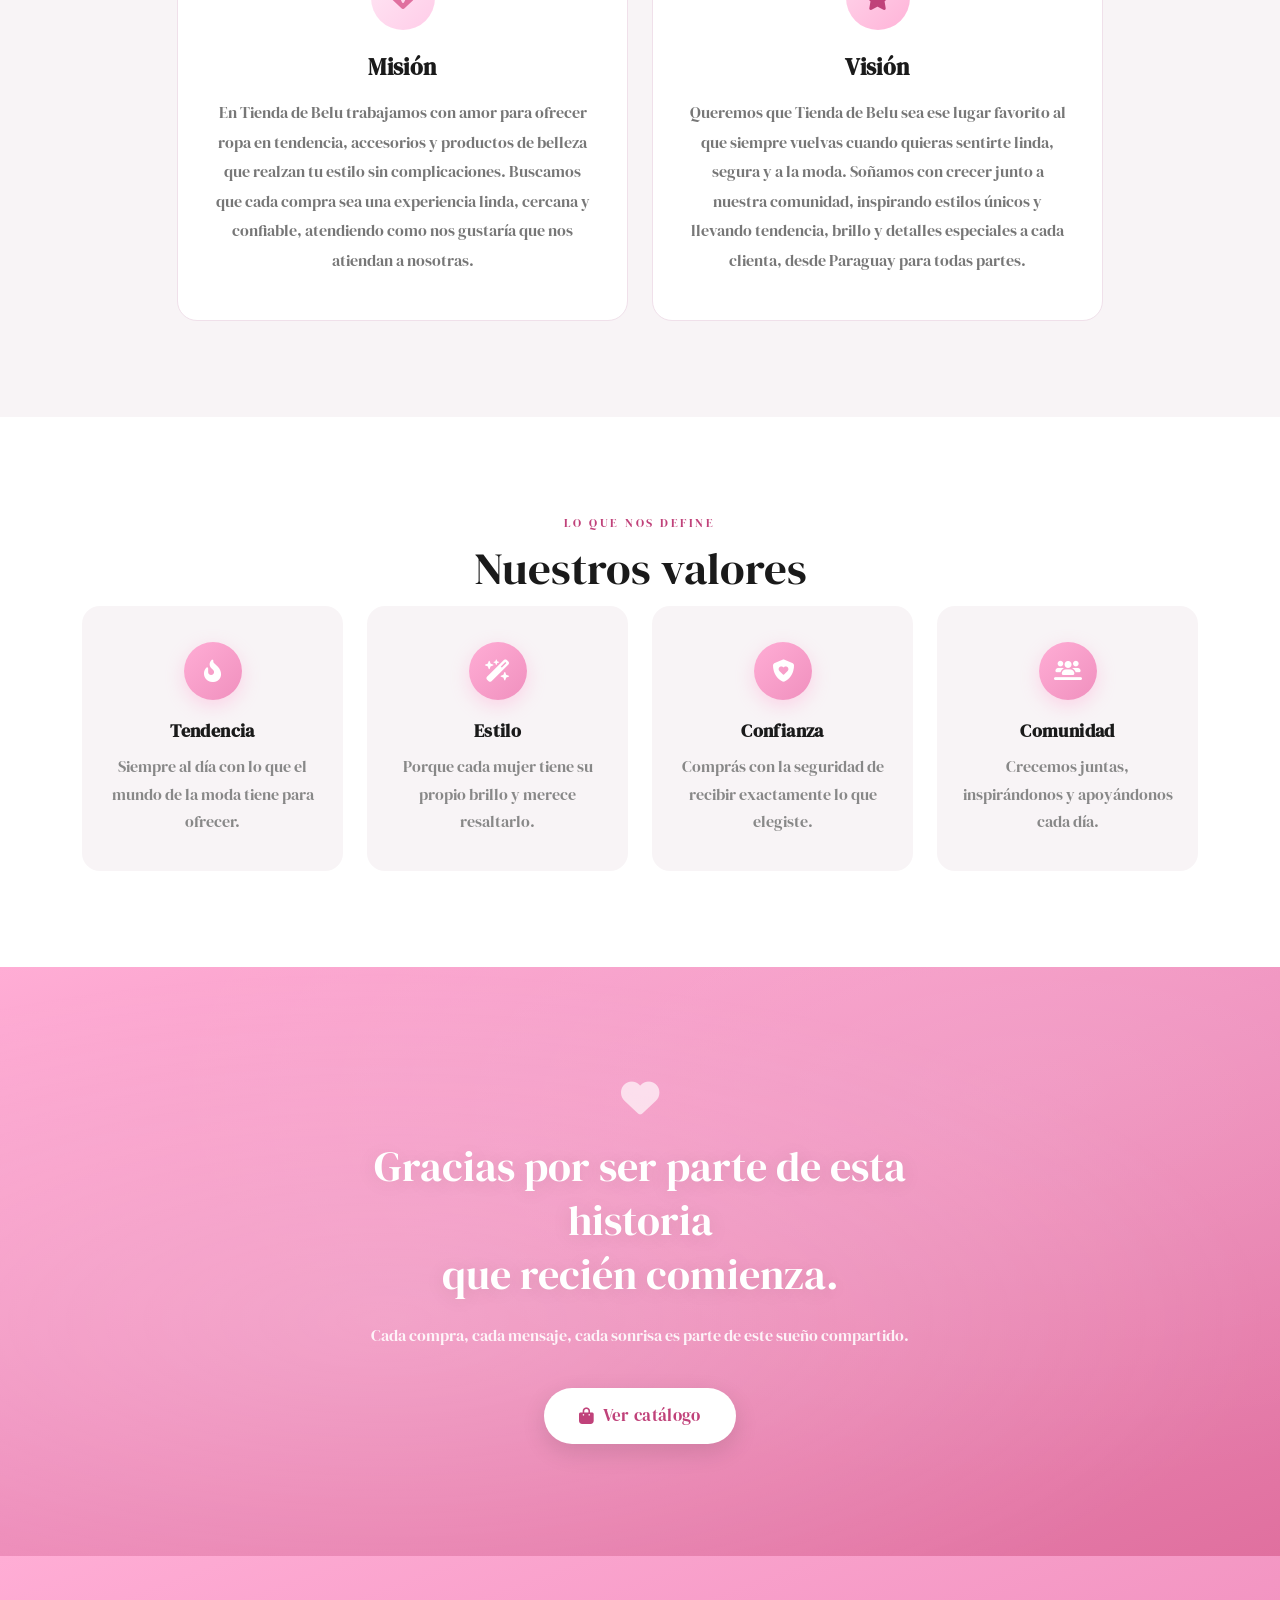
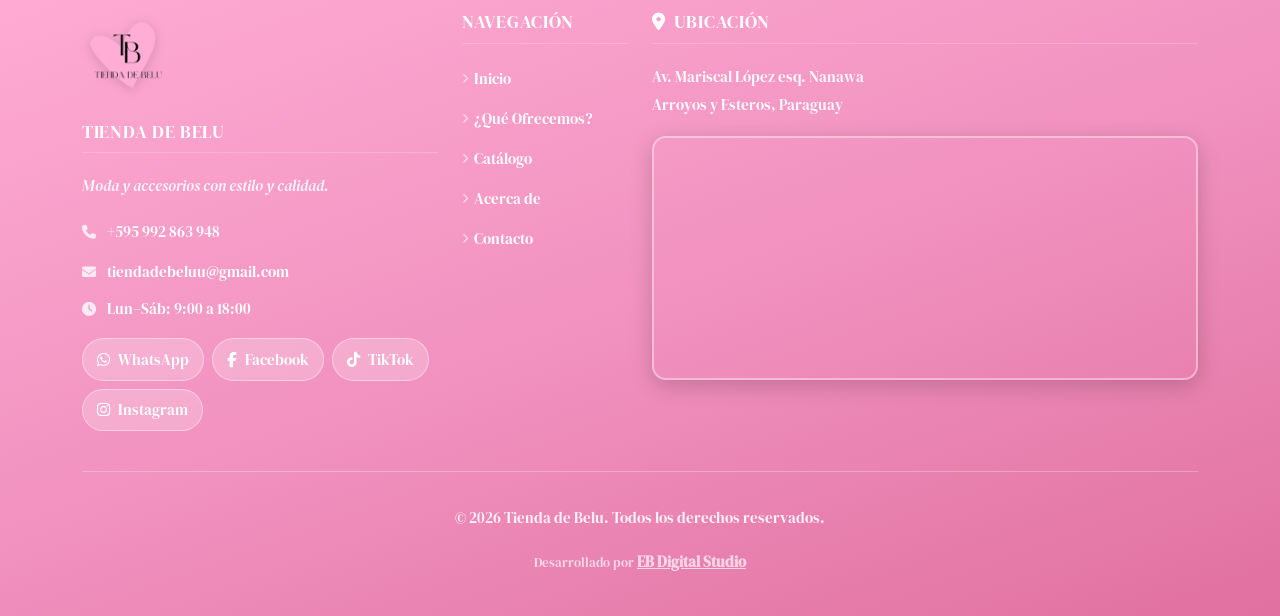
<file: acerca.html>
<!DOCTYPE html>
<html lang="es">

<head>
  <meta charset="UTF-8">
  <meta name="viewport" content="width=device-width, initial-scale=1.0">
  <meta name="description" content="Tienda de Belu - Ropa, accesorios y más para tu estilo">
  <title>Tienda de Belu | Acerca de</title>

  <!-- Bootstrap CSS -->
  <link rel="stylesheet" href="assets/css/bootstrap.min.css">

  <!-- CSS General (navbar, footer, utilidades — compartido con todas las páginas) -->
  <link rel="stylesheet" href="assets/css/general.css">

  <!-- CSS específico del index -->
  <link rel="stylesheet" href="assets/css/style-acerca.css">

  <!-- Font Awesome -->
  <link rel="stylesheet" href="https://cdnjs.cloudflare.com/ajax/libs/font-awesome/6.5.0/css/all.min.css">
</head>

<body>
  <!-- =============================================
       HEADER / NAVBAR
       ============================================= -->
  <header class="v2-header">
    <nav class="navbar navbar-expand-lg v2-navbar">
      <div class="container">

        <a class="navbar-brand" href="index.html">
          <img src="assets/img/logosinfondo.png" alt="Logo Tienda de Belu">
        </a>

        <button class="navbar-toggler" type="button" data-bs-toggle="collapse" data-bs-target="#v2NavMenu"
          aria-controls="v2NavMenu" aria-expanded="false" aria-label="Abrir menú" id="v2HamburgerBtn">
          <span class="v2-hamburger-line"></span>
          <span class="v2-hamburger-line"></span>
          <span class="v2-hamburger-line"></span>
        </button>

        <div class="collapse navbar-collapse" id="v2NavMenu">
          <ul class="navbar-nav ms-auto">
            <li class="nav-item"><a class="nav-link" href="index.html">Inicio</a></li>
            <li class="nav-item"><a class="nav-link" href="index.html#v2-ofrecemos">¿Qué Ofrecemos?</a></li>
            <li class="nav-item"><a class="nav-link" href="catalogo.html">Catálogo</a></li>
            <li class="nav-item"><a class="nav-link active" href="acerca.html">Acerca De</a></li>
            <li class="nav-item"><a class="nav-link" href="contacto.html">Contacto</a></li>
          </ul>
        </div>
      </div>
    </nav>
  </header>

  <!-- =============================================
     MAIN — ACERCA DE | TIENDA DE BELU
     ============================================= -->
  <main>

    <!-- ══════════════════════════════════════════
       1. HERO / INTRO
       ══════════════════════════════════════════ -->
    <section class="ac-hero v2-scroll-fade">
      <div class="ac-hero__petals" aria-hidden="true">
        <span class="ac-petal ac-petal--1"></span>
        <span class="ac-petal ac-petal--2"></span>
        <span class="ac-petal ac-petal--3"></span>
        <span class="ac-petal ac-petal--4"></span>
        <span class="ac-petal ac-petal--5"></span>
      </div>
      <div class="container">
        <div class="ac-hero__inner">
          <p class="v2-section-label">Nuestra marca</p>
          <h1 class="ac-hero__title">Acerca de<br><em>Tienda de Belu</em></h1>
          <p class="ac-hero__sub">
            Un proyecto nacido con amor, pensado para cada mujer que quiere<br class="d-none d-md-block">
            sentirse bella, segura y especial todos los días.
          </p>
          <div class="ac-hero__line" aria-hidden="true"></div>
          <div class="ac-hero__scroll" aria-hidden="true">
            <span>Conocé nuestra historia</span>
            <i class="fa-solid fa-chevron-down"></i>
          </div>
        </div>
      </div>
    </section>


    <!-- ══════════════════════════════════════════
       2. NUESTRA HISTORIA
       ══════════════════════════════════════════ -->
    <section class="ac-historia">
      <div class="container">
        <div class="row align-items-center g-5">

          <!-- Imagen decorativa -->
          <div class="col-lg-5 v2-scroll-fade align-self-start">
            <div class="ac-historia__img-wrap">
              <div class="ac-historia__img-placeholder ac-historia__img-placeholder--foto">
                <img src="assets/img/imagenlocal.jpeg" alt="Local de Tienda de Belu" class="ac-historia__foto">
              </div>
              <div class="ac-historia__badge">
                <i class="fa-solid fa-store"></i>
                <span>Con amor desde el 2023</span>
              </div>
            </div>
          </div>

          <!-- Texto -->
          <div class="col-lg-7 v2-scroll-fade">
            <p class="v2-section-label" style="text-align:left;">El comienzo</p>
            <h2 class="ac-historia__title">Nuestra historia</h2>
            <div class="ac-historia__text">
              <p>
                La historia de mi tienda comenzó en una etapa muy especial de mi vida: los últimos años de facultad,
                allá por el 2023. En medio de sueños, metas y muchas ganas de crecer, nació en mí el deseo de emprender
                y construir algo propio.
              </p>
              <p>
                Quería ofrecer algo que toda chica amara tener, algo esencial para sentirse bonita, segura y especial en
                su día a día. Así empecé, con mucha ilusión, vendiendo de manera online y eligiendo cada producto con
                cariño, pensando siempre en lo que realmente nos hace sentir bien.
              </p>
              <p>
                Poco a poco, gracias al apoyo y la confianza de cada clienta, fui creciendo más de lo que imaginaba.
                Cada pedido, cada mensaje y cada sonrisa al recibir sus productos me motivaron a seguir adelante.
              </p>
              <p>
                Hoy, mi mayor sueño es llegar a mujeres de todo Paraguay, acompañarlas en su estilo y ayudarlas a
                resaltar esa belleza única que cada una lleva dentro.
              </p>
              <p class="ac-historia__cierre">
                <em>Y este camino hermoso… recién comienza.</em>
              </p>
            </div>
          </div>

        </div>
      </div>
    </section>


    <!-- ══════════════════════════════════════════
       3. MISIÓN Y VISIÓN
       ══════════════════════════════════════════ -->
    <section class="ac-mv">
      <div class="container">
        <p class="v2-section-label v2-scroll-fade">Quiénes somos</p>
        <h2 class="v2-section-title v2-scroll-fade">Misión &amp; Visión</h2>

        <div class="row g-4 justify-content-center v2-stagger">

          <!-- Misión -->
          <div class="col-md-6 col-lg-5 v2-scroll-fade">
            <div class="ac-mv-card ac-mv-card--mision">
              <div class="ac-mv-card__icon">
                <i class="fa-solid fa-heart-pulse"></i>
              </div>
              <h3 class="ac-mv-card__title">Misión</h3>
              <p class="ac-mv-card__text">
                En Tienda de Belu trabajamos con amor para ofrecer ropa en tendencia, accesorios y productos de belleza
                que realzan tu estilo sin complicaciones. Buscamos que cada compra sea una experiencia linda, cercana y
                confiable, atendiendo como nos gustaría que nos atiendan a nosotras.
              </p>
            </div>
          </div>

          <!-- Visión -->
          <div class="col-md-6 col-lg-5 v2-scroll-fade">
            <div class="ac-mv-card ac-mv-card--vision">
              <div class="ac-mv-card__icon">
                <i class="fa-solid fa-star"></i>
              </div>
              <h3 class="ac-mv-card__title">Visión</h3>
              <p class="ac-mv-card__text">
                Queremos que Tienda de Belu sea ese lugar favorito al que siempre vuelvas cuando quieras sentirte linda,
                segura y a la moda. Soñamos con crecer junto a nuestra comunidad, inspirando estilos únicos y llevando
                tendencia, brillo y detalles especiales a cada clienta, desde Paraguay para todas partes.
              </p>
            </div>
          </div>

        </div>
      </div>
    </section>


    <!-- ══════════════════════════════════════════
       4. VALORES DE LA MARCA
       ══════════════════════════════════════════ -->
    <section class="ac-valores">
      <div class="container">
        <p class="v2-section-label v2-scroll-fade">Lo que nos define</p>
        <h2 class="v2-section-title v2-scroll-fade">Nuestros valores</h2>

        <div class="row g-4 justify-content-center v2-stagger">

          <div class="col-6 col-md-3 v2-scroll-fade">
            <div class="ac-valor">
              <div class="ac-valor__icon-wrap">
                <i class="fa-solid fa-fire-flame-curved"></i>
              </div>
              <h4 class="ac-valor__name">Tendencia</h4>
              <p class="ac-valor__desc">Siempre al día con lo que el mundo de la moda tiene para ofrecer.</p>
            </div>
          </div>

          <div class="col-6 col-md-3 v2-scroll-fade">
            <div class="ac-valor">
              <div class="ac-valor__icon-wrap">
                <i class="fa-solid fa-wand-magic-sparkles"></i>
              </div>
              <h4 class="ac-valor__name">Estilo</h4>
              <p class="ac-valor__desc">Porque cada mujer tiene su propio brillo y merece resaltarlo.</p>
            </div>
          </div>

          <div class="col-6 col-md-3 v2-scroll-fade">
            <div class="ac-valor">
              <div class="ac-valor__icon-wrap">
                <i class="fa-solid fa-shield-heart"></i>
              </div>
              <h4 class="ac-valor__name">Confianza</h4>
              <p class="ac-valor__desc">Comprás con la seguridad de recibir exactamente lo que elegiste.</p>
            </div>
          </div>

          <div class="col-6 col-md-3 v2-scroll-fade">
            <div class="ac-valor">
              <div class="ac-valor__icon-wrap">
                <i class="fa-solid fa-users-line"></i>
              </div>
              <h4 class="ac-valor__name">Comunidad</h4>
              <p class="ac-valor__desc">Crecemos juntas, inspirándonos y apoyándonos cada día.</p>
            </div>
          </div>

        </div>
      </div>
    </section>


    <!-- ══════════════════════════════════════════
       5. CIERRE EMOCIONAL
       ══════════════════════════════════════════ -->
    <section class="ac-cierre">
      <div class="ac-cierre__bg" aria-hidden="true"></div>
      <div class="container position-relative">
        <div class="ac-cierre__inner v2-scroll-fade">
          <i class="fa-solid fa-heart ac-cierre__icon" aria-hidden="true"></i>
          <h2 class="ac-cierre__text">
            Gracias por ser parte de esta historia<br>que recién comienza.
          </h2>
          <p class="ac-cierre__sub">
            Cada compra, cada mensaje, cada sonrisa es parte de este sueño compartido.
          </p>
          <a href="catalogo.html" class="v2-btn-primary ac-cierre__btn">
            <i class="fa-solid fa-bag-shopping"></i>
            Ver catálogo
          </a>
        </div>
      </div>
    </section>

  </main>

  <!-- =============================================
       FOOTER
       ============================================= -->
  <footer class="v2-footer">
    <div class="container">
      <div class="row g-4">

        <!-- Col 1: Logo + Info + Redes -->
        <div class="col-md-4 col-sm-12">
          <a href="index.html" style="display:inline-block; margin-bottom:1.2rem;">
            <img src="assets/img/logosinfondo.png" alt="Logo Tienda de Belu" class="v2-footer-logo">
          </a>
          <div>
            <h5>Tienda de Belu</h5>
            <p class="v2-footer-tagline">Moda y accesorios con estilo y calidad.</p>
            <ul class="v2-contact-list">
              <li><i class="fa-solid fa-phone"></i><a href="tel:+595992863948">+595 992 863 948</a></li>
              <li><i class="fa-solid fa-envelope"></i><a
                  href="mailto:tiendadebeluu@gmail.com">tiendadebeluu@gmail.com</a></li>
              <li><i class="fa-solid fa-clock"></i><span>Lun–Sáb: 9:00 a 18:00</span></li>
            </ul>
          </div>
          <div class="v2-footer-social">
            <a href="https://wa.me/595992863948" target="_blank" rel="noopener noreferrer"
              class="v2-social-link v2-social-wa" aria-label="WhatsApp">
              <i class="fa-brands fa-whatsapp"></i><span>WhatsApp</span>
            </a>
            <a href="https://www.facebook.com/share/17E23mWFLx/?mibextid=wwXIfr" target="_blank"
              rel="noopener noreferrer" class="v2-social-link v2-social-fb" aria-label="Facebook">
              <i class="fa-brands fa-facebook-f"></i><span>Facebook</span>
            </a>
            <a href="https://www.tiktok.com/@tiendadebeluu" target="_blank" rel="noopener noreferrer"
              class="v2-social-link v2-social-tiktok" aria-label="TikTok">
              <i class="fa-brands fa-tiktok"></i><span>TikTok</span>
            </a>
            <a href="https://www.instagram.com/tiendadebeluu" target="_blank" rel="noopener noreferrer"
              class="v2-social-link v2-social-ig" aria-label="Instagram">
              <i class="fa-brands fa-instagram"></i><span>Instagram</span>
            </a>
          </div>
        </div>

        <!-- Col 2: Navegación -->
        <div class="col-md-2 col-sm-6 col-6">
          <h5>Navegación</h5>
          <ul>
            <li><a href="index.html"><i class="fa-solid fa-chevron-right v2-footer-arrow"></i>Inicio</a></li>
            <li><a href="#v2-ofrecemos"><i class="fa-solid fa-chevron-right v2-footer-arrow"></i>¿Qué Ofrecemos?</a>
            </li>
            <li><a href="catalogo.html"><i class="fa-solid fa-chevron-right v2-footer-arrow"></i>Catálogo</a></li>
            <li><a href="acerca.html"><i class="fa-solid fa-chevron-right v2-footer-arrow"></i>Acerca de</a></li>
            <li><a href="contacto.html"><i class="fa-solid fa-chevron-right v2-footer-arrow"></i>Contacto</a></li>
          </ul>
        </div>

        <!-- Col 3: Mapa -->
        <div class="col-md-6 col-sm-12">
          <h5><i class="fa-solid fa-location-dot me-2"></i>Ubicación</h5>
          <p class="v2-footer-address">
            Av. Mariscal López esq. Nanawa<br>
            Arroyos y Esteros, Paraguay
          </p>
          <div class="v2-footer-map">
            <iframe
              src="https://www.google.com/maps/embed?pb=!1m18!1m12!1m3!1d2753.1393252873645!2d-57.10456722585318!3d-25.055181718164622!2m3!1f0!2f0!3f0!3m2!1i1024!2i768!4f13.1!3m3!1m2!1s0x945dc300060d4255%3A0x932f2931797eb55!2sTienda%20de%20Belu!5e0!3m2!1ses!2spy!4v1772836158541!5m2!1ses!2spy"
              allowfullscreen="" loading="lazy" referrerpolicy="no-referrer-when-downgrade">
            </iframe>
          </div>
        </div>

      </div>

      <div class="row">
        <div class="col-12">
          <div class="v2-footer-copyright">
            <p>&copy; 2026 Tienda de Belu. Todos los derechos reservados.</p>
            <p style="margin-top: 0.3rem; font-size: 0.8rem; opacity: 0.75;">
              Desarrollado por
              <a href="https://ebdigitalstudio.github.io/EBDigital/" target="_blank" rel="noopener noreferrer"
                style="color:#fff; font-weight:600; text-decoration:underline;">
                EB Digital Studio
              </a>
            </p>
          </div>
        </div>
      </div>
    </div>
  </footer>

  <!-- =============================================
       BOTÓN FLOTANTE WHATSAPP
       ============================================= -->
  <a href="https://wa.me/595992863948?text=Hola%20Tienda%20Belu,%20quisiera%20hacer%20una%20consulta." target="_blank"
    rel="noopener noreferrer" class="v2-wa-float" aria-label="Contactar por WhatsApp">
    <svg xmlns="http://www.w3.org/2000/svg" width="30" height="30" viewBox="0 0 24 24" fill="white">
      <path
        d="M17.472 14.382c-.297-.149-1.758-.867-2.03-.967-.273-.099-.471-.148-.67.15-.197.297-.767.966-.94 1.164-.173.199-.347.223-.644.075-.297-.15-1.255-.463-2.39-1.475-.883-.788-1.48-1.761-1.653-2.059-.173-.297-.018-.458.13-.606.134-.133.298-.347.446-.52.149-.174.198-.298.298-.497.099-.198.05-.371-.025-.52-.075-.149-.669-1.612-.916-2.207-.242-.579-.487-.5-.669-.51-.173-.008-.371-.01-.57-.01-.198 0-.52.074-.792.372-.272.297-1.04 1.016-1.04 2.479 0 1.462 1.065 2.875 1.213 3.074.149.198 2.096 3.2 5.077 4.487.709.306 1.262.489 1.694.625.712.227 1.36.195 1.871.118.571-.085 1.758-.719 2.006-1.413.248-.694.248-1.289.173-1.413-.074-.124-.272-.198-.57-.347m-5.421 7.403h-.004a9.87 9.87 0 0 1-5.031-1.378l-.361-.214-3.741.982.998-3.648-.235-.374a9.86 9.86 0 0 1-1.51-5.26c.001-5.45 4.436-9.884 9.888-9.884 2.64 0 5.122 1.03 6.988 2.898a9.825 9.825 0 0 1 2.893 6.994c-.003 5.45-4.437 9.884-9.885 9.884m8.413-18.297A11.815 11.815 0 0 0 12.05 0C5.495 0 .16 5.335.157 11.892c0 2.096.547 4.142 1.588 5.945L.057 24l6.305-1.654a11.882 11.882 0 0 0 5.683 1.448h.005c6.554 0 11.89-5.335 11.893-11.893a11.821 11.821 0 0 0-3.48-8.413Z" />
    </svg>
  </a>

  <!-- Bootstrap JS -->
  <script src="assets/js/bootstrap.bundle.min.js"></script>

  <!-- JS compartido del sitio (navbar, scroll fade, hamburguesa) -->
  <script src="assets/js/main.js"></script>

</body>

</html>
</file>
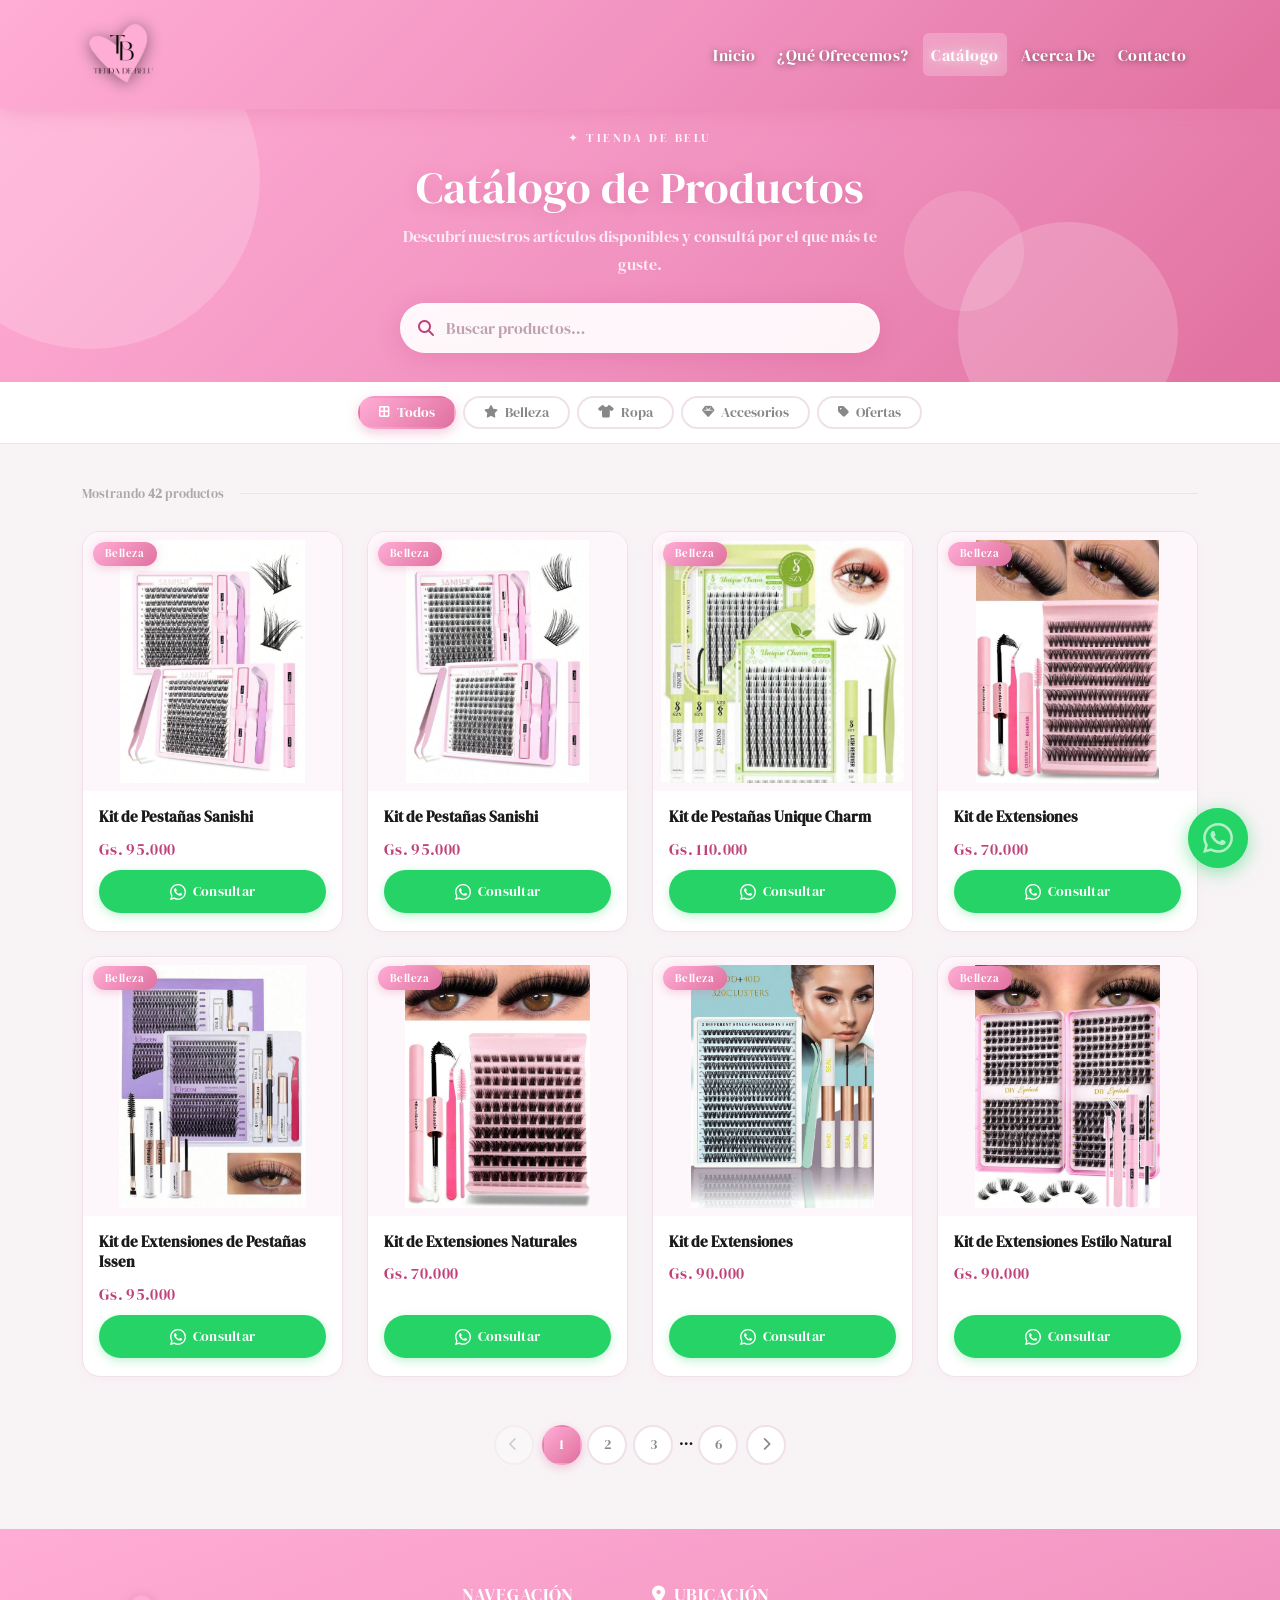
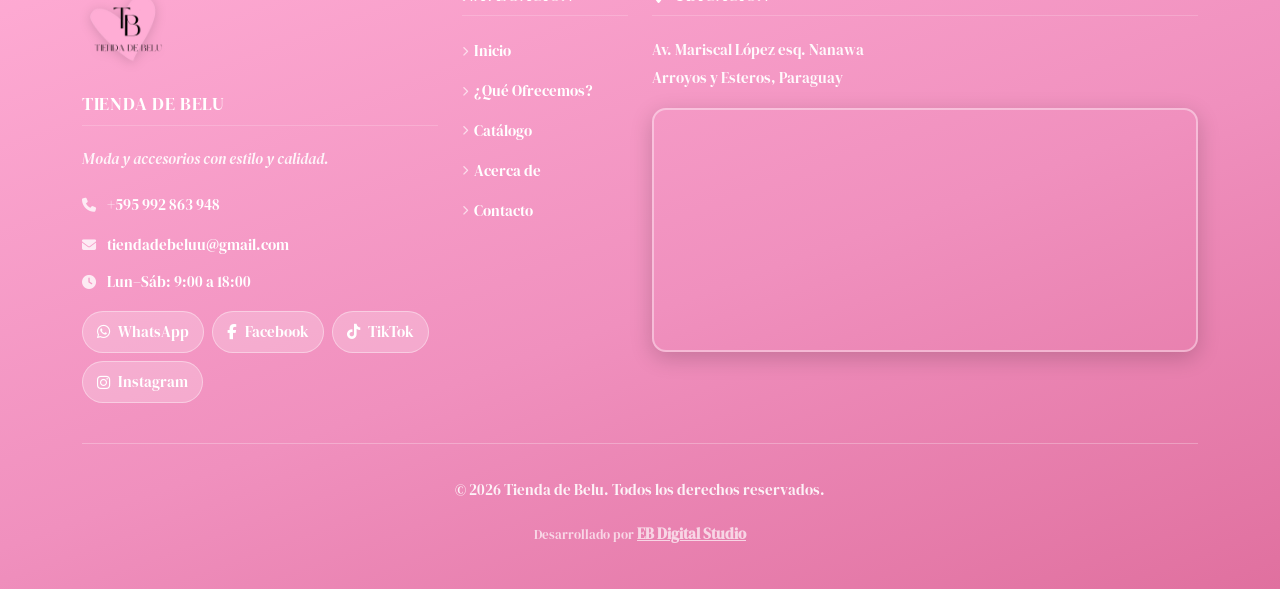
<file: catalogo.html>
<!DOCTYPE html>
<html lang="es">

<head>
  <meta charset="UTF-8">
  <meta name="viewport" content="width=device-width, initial-scale=1.0">
  <meta name="description" content="Tienda de Belu - Ropa, accesorios y más para tu estilo">
  <title>Tienda de Belu | Catálogo</title>

  <!-- Bootstrap CSS -->
  <link rel="stylesheet" href="assets/css/bootstrap.min.css">

  <!-- CSS General (navbar, footer, utilidades — compartido con todas las páginas) -->
  <link rel="stylesheet" href="assets/css/general.css">

  <!-- CSS específico del catálogo -->
  <link rel="stylesheet" href="assets/css/style-catalogo.css">

  <!-- Font Awesome -->
  <link rel="stylesheet" href="https://cdnjs.cloudflare.com/ajax/libs/font-awesome/6.5.0/css/all.min.css">
</head>

<body>

  <!-- =============================================
       TIRA DE NOVEDAD
       ============================================= 
  <div class="v2-novedad-strip">
    🌸 ¡Nuevos artículos esta semana!
    <a href="catalogo.html">Ver novedades →</a>
  </div>
-->
  <!-- =============================================
       HEADER / NAVBAR
       ============================================= -->
  <header class="v2-header">
    <nav class="navbar navbar-expand-lg v2-navbar">
      <div class="container">

        <a class="navbar-brand" href="index.html">
          <img src="assets/img/logosinfondo.png" alt="Logo Tienda de Belu">
        </a>

        <button class="navbar-toggler" type="button" data-bs-toggle="collapse" data-bs-target="#v2NavMenu"
          aria-controls="v2NavMenu" aria-expanded="false" aria-label="Abrir menú" id="v2HamburgerBtn">
          <span class="v2-hamburger-line"></span>
          <span class="v2-hamburger-line"></span>
          <span class="v2-hamburger-line"></span>
        </button>

        <div class="collapse navbar-collapse" id="v2NavMenu">
          <ul class="navbar-nav ms-auto">
            <li class="nav-item"><a class="nav-link" href="index.html">Inicio</a></li>
            <li class="nav-item"><a class="nav-link" href="index.html#v2-ofrecemos">¿Qué Ofrecemos?</a></li>
            <li class="nav-item"><a class="nav-link active" href="catalogo.html">Catálogo</a></li>
            <li class="nav-item"><a class="nav-link" href="acerca.html">Acerca De</a></li>
            <li class="nav-item"><a class="nav-link" href="contacto.html">Contacto</a></li>
          </ul>
        </div>
      </div>
    </nav>
  </header>

  <main>

    <!-- =============================================
       CATÁLOGO — HERO STRIP (con búsqueda integrada)
       ============================================= -->
    <section class="cat-hero">
      <div class="cat-hero__bg-shapes">
        <span class="cat-hero__shape cat-hero__shape--1"></span>
        <span class="cat-hero__shape cat-hero__shape--2"></span>
        <span class="cat-hero__shape cat-hero__shape--3"></span>
      </div>
      <div class="container position-relative">
        <p class="cat-hero__eyebrow">✦ Tienda de Belu</p>
        <h1 class="cat-hero__title">Catálogo de Productos</h1>
        <p class="cat-hero__sub">Descubrí nuestros artículos disponibles y consultá por el que más te guste.</p>

        <!-- Barra de búsqueda dentro del hero -->
        <div class="cat-hero-search-wrap">
          <i class="fa-solid fa-magnifying-glass cat-hero-search-icon"></i>
          <input type="search" id="catSearchInput" class="cat-hero-search-input" placeholder="Buscar productos…"
            autocomplete="off" aria-label="Buscar productos">
          <button class="cat-hero-search-clear" id="catSearchClear" aria-label="Limpiar búsqueda" style="display:none;">
            <i class="fa-solid fa-xmark"></i>
          </button>
        </div>

      </div>
    </section>

    <!-- =============================================
       CATÁLOGO — BARRA DE FILTROS (sticky)
       ============================================= -->
    <section class="cat-controls">
      <div class="container">
        <div class="cat-filters" id="catFilters" role="group" aria-label="Filtrar por categoría">
          <button class="cat-filter-btn active" data-category="todos">
            <i class="fa-solid fa-border-all"></i> Todos
          </button>
          <button class="cat-filter-btn" data-category="belleza">
            <i class="fa-solid fa-star"></i> Belleza
          </button>
          <button class="cat-filter-btn" data-category="ropa">
            <i class="fa-solid fa-shirt"></i> Ropa
          </button>
          <button class="cat-filter-btn" data-category="accesorios">
            <i class="fa-solid fa-gem"></i> Accesorios
          </button>
          <button class="cat-filter-btn" data-category="ofertas">
            <i class="fa-solid fa-tag"></i> Ofertas
          </button>
        </div>
      </div>
    </section>

    <!-- =============================================
       CATÁLOGO — GRID DE PRODUCTOS
       ============================================= -->
    <section class="cat-grid-section">
      <div class="container">

        <!-- Contador de resultados -->
        <div class="cat-results-bar">
          <span class="cat-results-count" id="catResultsCount">Mostrando todos los productos</span>
          <span class="cat-results-divider"></span>
        </div>

        <!-- Grid -->
        <div class="row g-3 g-md-4" id="catProductGrid">

          <!-- ── Belleza ── -->

          <!-- ── PRODUCTO 1 ── -->
          <div class="col-6 col-md-4 col-lg-3 cat-product-col" data-category="belleza"
            data-name="Kit de Pestañas Sanishi" data-price="Gs. 95.000" data-img="assets/img/articulos/articulo1.jpeg">
            <div class="cat-card">
              <div class="cat-card__img-wrap">
                <img src="assets/img/articulos/articulo1.jpeg" alt="Pestañas Naturales" class="cat-card__img"
                  loading="lazy">
                <span class="cat-card__badge">Belleza</span>
              </div>
              <div class="cat-card__body">
                <h3 class="cat-card__name">Kit de Pestañas Sanishi</h3>
                <p class="cat-card__price">Gs. 95.000</p>
                <button class="cat-card__wa-btn" data-name="Kit de Pestañas Sanishi" data-price="Gs. 95.000"
                  data-img="assets/img/articulos/articulo1.jpeg"
                  aria-label="Consultar por Kit de Pestañas Sanishi en WhatsApp">
                  <svg xmlns="http://www.w3.org/2000/svg" width="16" height="16" viewBox="0 0 24 24"
                    fill="currentColor">
                    <path
                      d="M17.472 14.382c-.297-.149-1.758-.867-2.03-.967-.273-.099-.471-.148-.67.15-.197.297-.767.966-.94 1.164-.173.199-.347.223-.644.075-.297-.15-1.255-.463-2.39-1.475-.883-.788-1.48-1.761-1.653-2.059-.173-.297-.018-.458.13-.606.134-.133.298-.347.446-.52.149-.174.198-.298.298-.497.099-.198.05-.371-.025-.52-.075-.149-.669-1.612-.916-2.207-.242-.579-.487-.5-.669-.51-.173-.008-.371-.01-.57-.01-.198 0-.52.074-.792.372-.272.297-1.04 1.016-1.04 2.479 0 1.462 1.065 2.875 1.213 3.074.149.198 2.096 3.2 5.077 4.487.709.306 1.262.489 1.694.625.712.227 1.36.195 1.871.118.571-.085 1.758-.719 2.006-1.413.248-.694.248-1.289.173-1.413-.074-.124-.272-.198-.57-.347m-5.421 7.403h-.004a9.87 9.87 0 0 1-5.031-1.378l-.361-.214-3.741.982.998-3.648-.235-.374a9.86 9.86 0 0 1-1.51-5.26c.001-5.45 4.436-9.884 9.888-9.884 2.64 0 5.122 1.03 6.988 2.898a9.825 9.825 0 0 1 2.893 6.994c-.003 5.45-4.437 9.884-9.885 9.884m8.413-18.297A11.815 11.815 0 0 0 12.05 0C5.495 0 .16 5.335.157 11.892c0 2.096.547 4.142 1.588 5.945L.057 24l6.305-1.654a11.882 11.882 0 0 0 5.683 1.448h.005c6.554 0 11.89-5.335 11.893-11.893a11.821 11.821 0 0 0-3.48-8.413Z" />
                  </svg>
                  Consultar
                </button>
              </div>
            </div>
          </div>

          <!-- ── PRODUCTO 2 ── -->
          <div class="col-6 col-md-4 col-lg-3 cat-product-col" data-category="belleza"
            data-name="Kit de Pestañas Sanishi" data-price="Gs. 95.000" data-img="assets/img/articulos/articulo2.jpeg">
            <div class="cat-card">
              <div class="cat-card__img-wrap">
                <img src="assets/img/articulos/articulo2.jpeg" alt="Pestañas Volumen" class="cat-card__img"
                  loading="lazy">
                <span class="cat-card__badge">Belleza</span>
              </div>
              <div class="cat-card__body">
                <h3 class="cat-card__name">Kit de Pestañas Sanishi</h3>
                <p class="cat-card__price">Gs. 95.000</p>
                <button class="cat-card__wa-btn" data-name="Kit de Pestañas Sanishi" data-price="Gs. 95.000"
                  data-img="assets/img/articulos/articulo2.jpeg"
                  aria-label="Consultar por Kit de Pestañas Sanishi en WhatsApp">
                  <svg xmlns="http://www.w3.org/2000/svg" width="16" height="16" viewBox="0 0 24 24"
                    fill="currentColor">
                    <path
                      d="M17.472 14.382c-.297-.149-1.758-.867-2.03-.967-.273-.099-.471-.148-.67.15-.197.297-.767.966-.94 1.164-.173.199-.347.223-.644.075-.297-.15-1.255-.463-2.39-1.475-.883-.788-1.48-1.761-1.653-2.059-.173-.297-.018-.458.13-.606.134-.133.298-.347.446-.52.149-.174.198-.298.298-.497.099-.198.05-.371-.025-.52-.075-.149-.669-1.612-.916-2.207-.242-.579-.487-.5-.669-.51-.173-.008-.371-.01-.57-.01-.198 0-.52.074-.792.372-.272.297-1.04 1.016-1.04 2.479 0 1.462 1.065 2.875 1.213 3.074.149.198 2.096 3.2 5.077 4.487.709.306 1.262.489 1.694.625.712.227 1.36.195 1.871.118.571-.085 1.758-.719 2.006-1.413.248-.694.248-1.289.173-1.413-.074-.124-.272-.198-.57-.347m-5.421 7.403h-.004a9.87 9.87 0 0 1-5.031-1.378l-.361-.214-3.741.982.998-3.648-.235-.374a9.86 9.86 0 0 1-1.51-5.26c.001-5.45 4.436-9.884 9.888-9.884 2.64 0 5.122 1.03 6.988 2.898a9.825 9.825 0 0 1 2.893 6.994c-.003 5.45-4.437 9.884-9.885 9.884m8.413-18.297A11.815 11.815 0 0 0 12.05 0C5.495 0 .16 5.335.157 11.892c0 2.096.547 4.142 1.588 5.945L.057 24l6.305-1.654a11.882 11.882 0 0 0 5.683 1.448h.005c6.554 0 11.89-5.335 11.893-11.893a11.821 11.821 0 0 0-3.48-8.413Z" />
                  </svg>
                  Consultar
                </button>
              </div>
            </div>
          </div>

          <!-- ── PRODUCTO 3 ── -->
          <div class="col-6 col-md-4 col-lg-3 cat-product-col" data-category="belleza"
            data-name="Kit de Pestañas Unique Charm" data-price="Gs. 110.000"
            data-img="assets/img/articulos/articulo3.jpeg">
            <div class="cat-card">
              <div class="cat-card__img-wrap">
                <img src="assets/img/articulos/articulo3.jpeg" alt="Rimel Negro Intenso" class="cat-card__img"
                  loading="lazy">
                <span class="cat-card__badge">Belleza</span>
              </div>
              <div class="cat-card__body">
                <h3 class="cat-card__name">Kit de Pestañas Unique Charm</h3>
                <p class="cat-card__price">Gs. 110.000</p>
                <button class="cat-card__wa-btn" data-name="Kit de Pestañas Unique Charm" data-price="Gs. 110.000"
                  data-img="assets/img/articulos/articulo3.jpeg"
                  aria-label="Consultar por Kit de Pestañas Unique Charm en WhatsApp">
                  <svg xmlns="http://www.w3.org/2000/svg" width="16" height="16" viewBox="0 0 24 24"
                    fill="currentColor">
                    <path
                      d="M17.472 14.382c-.297-.149-1.758-.867-2.03-.967-.273-.099-.471-.148-.67.15-.197.297-.767.966-.94 1.164-.173.199-.347.223-.644.075-.297-.15-1.255-.463-2.39-1.475-.883-.788-1.48-1.761-1.653-2.059-.173-.297-.018-.458.13-.606.134-.133.298-.347.446-.52.149-.174.198-.298.298-.497.099-.198.05-.371-.025-.52-.075-.149-.669-1.612-.916-2.207-.242-.579-.487-.5-.669-.51-.173-.008-.371-.01-.57-.01-.198 0-.52.074-.792.372-.272.297-1.04 1.016-1.04 2.479 0 1.462 1.065 2.875 1.213 3.074.149.198 2.096 3.2 5.077 4.487.709.306 1.262.489 1.694.625.712.227 1.36.195 1.871.118.571-.085 1.758-.719 2.006-1.413.248-.694.248-1.289.173-1.413-.074-.124-.272-.198-.57-.347m-5.421 7.403h-.004a9.87 9.87 0 0 1-5.031-1.378l-.361-.214-3.741.982.998-3.648-.235-.374a9.86 9.86 0 0 1-1.51-5.26c.001-5.45 4.436-9.884 9.888-9.884 2.64 0 5.122 1.03 6.988 2.898a9.825 9.825 0 0 1 2.893 6.994c-.003 5.45-4.437 9.884-9.885 9.884m8.413-18.297A11.815 11.815 0 0 0 12.05 0C5.495 0 .16 5.335.157 11.892c0 2.096.547 4.142 1.588 5.945L.057 24l6.305-1.654a11.882 11.882 0 0 0 5.683 1.448h.005c6.554 0 11.89-5.335 11.893-11.893a11.821 11.821 0 0 0-3.48-8.413Z" />
                  </svg>
                  Consultar
                </button>
              </div>
            </div>
          </div>

          <!-- ── PRODUCTO 4 ── -->
          <div class="col-6 col-md-4 col-lg-3 cat-product-col" data-category="belleza" data-name="Kit de Extensiones"
            data-price="Gs. 70.000" data-img="assets/img/productos/labial-nude.jpg">
            <div class="cat-card">
              <div class="cat-card__img-wrap">
                <img src="assets/img/articulos/articulo4.jpeg" alt="Kit de Extensiones" class="cat-card__img"
                  loading="lazy">
                <span class="cat-card__badge">Belleza</span>
              </div>
              <div class="cat-card__body">
                <h3 class="cat-card__name">Kit de Extensiones</h3>
                <p class="cat-card__price">Gs. 70.000</p>
                <button class="cat-card__wa-btn" data-name="Kit de Extensiones" data-price="Gs. 70.000"
                  data-img="assets/img/articulos/articulo4.jpeg"
                  aria-label="Consultar por Kit de Extensiones en WhatsApp">
                  <svg xmlns="http://www.w3.org/2000/svg" width="16" height="16" viewBox="0 0 24 24"
                    fill="currentColor">
                    <path
                      d="M17.472 14.382c-.297-.149-1.758-.867-2.03-.967-.273-.099-.471-.148-.67.15-.197.297-.767.966-.94 1.164-.173.199-.347.223-.644.075-.297-.15-1.255-.463-2.39-1.475-.883-.788-1.48-1.761-1.653-2.059-.173-.297-.018-.458.13-.606.134-.133.298-.347.446-.52.149-.174.198-.298.298-.497.099-.198.05-.371-.025-.52-.075-.149-.669-1.612-.916-2.207-.242-.579-.487-.5-.669-.51-.173-.008-.371-.01-.57-.01-.198 0-.52.074-.792.372-.272.297-1.04 1.016-1.04 2.479 0 1.462 1.065 2.875 1.213 3.074.149.198 2.096 3.2 5.077 4.487.709.306 1.262.489 1.694.625.712.227 1.36.195 1.871.118.571-.085 1.758-.719 2.006-1.413.248-.694.248-1.289.173-1.413-.074-.124-.272-.198-.57-.347m-5.421 7.403h-.004a9.87 9.87 0 0 1-5.031-1.378l-.361-.214-3.741.982.998-3.648-.235-.374a9.86 9.86 0 0 1-1.51-5.26c.001-5.45 4.436-9.884 9.888-9.884 2.64 0 5.122 1.03 6.988 2.898a9.825 9.825 0 0 1 2.893 6.994c-.003 5.45-4.437 9.884-9.885 9.884m8.413-18.297A11.815 11.815 0 0 0 12.05 0C5.495 0 .16 5.335.157 11.892c0 2.096.547 4.142 1.588 5.945L.057 24l6.305-1.654a11.882 11.882 0 0 0 5.683 1.448h.005c6.554 0 11.89-5.335 11.893-11.893a11.821 11.821 0 0 0-3.48-8.413Z" />
                  </svg>
                  Consultar
                </button>
              </div>
            </div>
          </div>

          <!-- ── PRODUCTO 5 ── -->
          <div class="col-6 col-md-4 col-lg-3 cat-product-col" data-category="belleza"
            data-name="Kit de Extensiones de Pestañas Issen" data-price="Gs. 95.000"
            data-img="assets/img/articulos/articulo5.jpeg">
            <div class="cat-card">
              <div class="cat-card__img-wrap">
                <img src="assets/img/articulos/articulo5.jpeg" alt="Kit de Extensiones de Pestañas Issen"
                  class="cat-card__img" loading="lazy">
                <span class="cat-card__badge">Belleza</span>
              </div>
              <div class="cat-card__body">
                <h3 class="cat-card__name">Kit de Extensiones de Pestañas Issen</h3>
                <p class="cat-card__price">Gs. 95.000</p>
                <button class="cat-card__wa-btn" data-name="Kit de Extensiones de Pestañas Issen"
                  data-price="Gs. 95.000" data-img="assets/img/articulos/articulo5.jpeg"
                  aria-label="Consultar por Kit de Extensiones de Pestañas Issen en WhatsApp">
                  <svg xmlns="http://www.w3.org/2000/svg" width="16" height="16" viewBox="0 0 24 24"
                    fill="currentColor">
                    <path
                      d="M17.472 14.382c-.297-.149-1.758-.867-2.03-.967-.273-.099-.471-.148-.67.15-.197.297-.767.966-.94 1.164-.173.199-.347.223-.644.075-.297-.15-1.255-.463-2.39-1.475-.883-.788-1.48-1.761-1.653-2.059-.173-.297-.018-.458.13-.606.134-.133.298-.347.446-.52.149-.174.198-.298.298-.497.099-.198.05-.371-.025-.52-.075-.149-.669-1.612-.916-2.207-.242-.579-.487-.5-.669-.51-.173-.008-.371-.01-.57-.01-.198 0-.52.074-.792.372-.272.297-1.04 1.016-1.04 2.479 0 1.462 1.065 2.875 1.213 3.074.149.198 2.096 3.2 5.077 4.487.709.306 1.262.489 1.694.625.712.227 1.36.195 1.871.118.571-.085 1.758-.719 2.006-1.413.248-.694.248-1.289.173-1.413-.074-.124-.272-.198-.57-.347m-5.421 7.403h-.004a9.87 9.87 0 0 1-5.031-1.378l-.361-.214-3.741.982.998-3.648-.235-.374a9.86 9.86 0 0 1-1.51-5.26c.001-5.45 4.436-9.884 9.888-9.884 2.64 0 5.122 1.03 6.988 2.898a9.825 9.825 0 0 1 2.893 6.994c-.003 5.45-4.437 9.884-9.885 9.884m8.413-18.297A11.815 11.815 0 0 0 12.05 0C5.495 0 .16 5.335.157 11.892c0 2.096.547 4.142 1.588 5.945L.057 24l6.305-1.654a11.882 11.882 0 0 0 5.683 1.448h.005c6.554 0 11.89-5.335 11.893-11.893a11.821 11.821 0 0 0-3.48-8.413Z" />
                  </svg>
                  Consultar
                </button>
              </div>
            </div>
          </div>

          <!-- ── PRODUCTO 6 ── -->
          <div class="col-6 col-md-4 col-lg-3 cat-product-col" data-category="belleza"
            data-name="Kit de Extensiones Naturales" data-price="Gs. 70.000"
            data-img="assets/img/articulos/articulo6.jpeg">
            <div class="cat-card">
              <div class="cat-card__img-wrap">
                <img src="assets/img/articulos/articulo6.jpeg" alt="Kit de Extensiones Naturales" class="cat-card__img"
                  loading="lazy">
                <span class="cat-card__badge">Belleza</span>
              </div>
              <div class="cat-card__body">
                <h3 class="cat-card__name">Kit de Extensiones Naturales</h3>
                <p class="cat-card__price">Gs. 70.000</p>
                <button class="cat-card__wa-btn" data-name="Kit de Extensiones Naturales" data-price="Gs. 70.000"
                  data-img="assets/img/articulos/articulo6.jpeg"
                  aria-label="Consultar por Kit de Extensiones Naturales en WhatsApp">
                  <svg xmlns="http://www.w3.org/2000/svg" width="16" height="16" viewBox="0 0 24 24"
                    fill="currentColor">
                    <path
                      d="M17.472 14.382c-.297-.149-1.758-.867-2.03-.967-.273-.099-.471-.148-.67.15-.197.297-.767.966-.94 1.164-.173.199-.347.223-.644.075-.297-.15-1.255-.463-2.39-1.475-.883-.788-1.48-1.761-1.653-2.059-.173-.297-.018-.458.13-.606.134-.133.298-.347.446-.52.149-.174.198-.298.298-.497.099-.198.05-.371-.025-.52-.075-.149-.669-1.612-.916-2.207-.242-.579-.487-.5-.669-.51-.173-.008-.371-.01-.57-.01-.198 0-.52.074-.792.372-.272.297-1.04 1.016-1.04 2.479 0 1.462 1.065 2.875 1.213 3.074.149.198 2.096 3.2 5.077 4.487.709.306 1.262.489 1.694.625.712.227 1.36.195 1.871.118.571-.085 1.758-.719 2.006-1.413.248-.694.248-1.289.173-1.413-.074-.124-.272-.198-.57-.347m-5.421 7.403h-.004a9.87 9.87 0 0 1-5.031-1.378l-.361-.214-3.741.982.998-3.648-.235-.374a9.86 9.86 0 0 1-1.51-5.26c.001-5.45 4.436-9.884 9.888-9.884 2.64 0 5.122 1.03 6.988 2.898a9.825 9.825 0 0 1 2.893 6.994c-.003 5.45-4.437 9.884-9.885 9.884m8.413-18.297A11.815 11.815 0 0 0 12.05 0C5.495 0 .16 5.335.157 11.892c0 2.096.547 4.142 1.588 5.945L.057 24l6.305-1.654a11.882 11.882 0 0 0 5.683 1.448h.005c6.554 0 11.89-5.335 11.893-11.893a11.821 11.821 0 0 0-3.48-8.413Z" />
                  </svg>
                  Consultar
                </button>
              </div>
            </div>
          </div>

          <!-- ── PRODUCTO 7 ── -->
          <div class="col-6 col-md-4 col-lg-3 cat-product-col" data-category="belleza" data-name="Kit de Extensiones"
            data-price="Gs. 90.000" data-img="assets/img/articulos/articulo7.jpeg">
            <div class="cat-card">
              <div class="cat-card__img-wrap">
                <img src="assets/img/articulos/articulo7.jpeg" alt="Kit de Extensiones" class="cat-card__img"
                  loading="lazy">
                <span class="cat-card__badge">Belleza</span>
              </div>
              <div class="cat-card__body">
                <h3 class="cat-card__name">Kit de Extensiones</h3>
                <p class="cat-card__price">Gs. 90.000</p>
                <button class="cat-card__wa-btn" data-name="Kit de Extensiones" data-price="Gs. 90.000"
                  data-img="assets/img/articulos/articulo7.jpeg"
                  aria-label="Consultar por Kit de Extensiones en WhatsApp">
                  <svg xmlns="http://www.w3.org/2000/svg" width="16" height="16" viewBox="0 0 24 24"
                    fill="currentColor">
                    <path
                      d="M17.472 14.382c-.297-.149-1.758-.867-2.03-.967-.273-.099-.471-.148-.67.15-.197.297-.767.966-.94 1.164-.173.199-.347.223-.644.075-.297-.15-1.255-.463-2.39-1.475-.883-.788-1.48-1.761-1.653-2.059-.173-.297-.018-.458.13-.606.134-.133.298-.347.446-.52.149-.174.198-.298.298-.497.099-.198.05-.371-.025-.52-.075-.149-.669-1.612-.916-2.207-.242-.579-.487-.5-.669-.51-.173-.008-.371-.01-.57-.01-.198 0-.52.074-.792.372-.272.297-1.04 1.016-1.04 2.479 0 1.462 1.065 2.875 1.213 3.074.149.198 2.096 3.2 5.077 4.487.709.306 1.262.489 1.694.625.712.227 1.36.195 1.871.118.571-.085 1.758-.719 2.006-1.413.248-.694.248-1.289.173-1.413-.074-.124-.272-.198-.57-.347m-5.421 7.403h-.004a9.87 9.87 0 0 1-5.031-1.378l-.361-.214-3.741.982.998-3.648-.235-.374a9.86 9.86 0 0 1-1.51-5.26c.001-5.45 4.436-9.884 9.888-9.884 2.64 0 5.122 1.03 6.988 2.898a9.825 9.825 0 0 1 2.893 6.994c-.003 5.45-4.437 9.884-9.885 9.884m8.413-18.297A11.815 11.815 0 0 0 12.05 0C5.495 0 .16 5.335.157 11.892c0 2.096.547 4.142 1.588 5.945L.057 24l6.305-1.654a11.882 11.882 0 0 0 5.683 1.448h.005c6.554 0 11.89-5.335 11.893-11.893a11.821 11.821 0 0 0-3.48-8.413Z" />
                  </svg>
                  Consultar
                </button>
              </div>
            </div>
          </div>

          <!-- ── PRODUCTO 8 ── -->
          <div class="col-6 col-md-4 col-lg-3 cat-product-col" data-category="belleza"
            data-name="Kit de Extensiones Estilo Natural" data-price="Gs. 90.000"
            data-img="assets/img/articulos/articulo8.jpeg">
            <div class="cat-card">
              <div class="cat-card__img-wrap">
                <img src="assets/img/articulos/articulo8.jpeg" alt="Kit de Extensiones Estilo Natural"
                  class="cat-card__img" loading="lazy">
                <span class="cat-card__badge">Belleza</span>
              </div>
              <div class="cat-card__body">
                <h3 class="cat-card__name">Kit de Extensiones Estilo Natural</h3>
                <p class="cat-card__price">Gs. 90.000</p>
                <button class="cat-card__wa-btn" data-name="Kit de Extensiones Estilo Natural" data-price="Gs. 90.000"
                  data-img="assets/img/articulos/articulo8.jpeg"
                  aria-label="Consultar por Kit de Extensiones Estilo Natural en WhatsApp">
                  <svg xmlns="http://www.w3.org/2000/svg" width="16" height="16" viewBox="0 0 24 24"
                    fill="currentColor">
                    <path
                      d="M17.472 14.382c-.297-.149-1.758-.867-2.03-.967-.273-.099-.471-.148-.67.15-.197.297-.767.966-.94 1.164-.173.199-.347.223-.644.075-.297-.15-1.255-.463-2.39-1.475-.883-.788-1.48-1.761-1.653-2.059-.173-.297-.018-.458.13-.606.134-.133.298-.347.446-.52.149-.174.198-.298.298-.497.099-.198.05-.371-.025-.52-.075-.149-.669-1.612-.916-2.207-.242-.579-.487-.5-.669-.51-.173-.008-.371-.01-.57-.01-.198 0-.52.074-.792.372-.272.297-1.04 1.016-1.04 2.479 0 1.462 1.065 2.875 1.213 3.074.149.198 2.096 3.2 5.077 4.487.709.306 1.262.489 1.694.625.712.227 1.36.195 1.871.118.571-.085 1.758-.719 2.006-1.413.248-.694.248-1.289.173-1.413-.074-.124-.272-.198-.57-.347m-5.421 7.403h-.004a9.87 9.87 0 0 1-5.031-1.378l-.361-.214-3.741.982.998-3.648-.235-.374a9.86 9.86 0 0 1-1.51-5.26c.001-5.45 4.436-9.884 9.888-9.884 2.64 0 5.122 1.03 6.988 2.898a9.825 9.825 0 0 1 2.893 6.994c-.003 5.45-4.437 9.884-9.885 9.884m8.413-18.297A11.815 11.815 0 0 0 12.05 0C5.495 0 .16 5.335.157 11.892c0 2.096.547 4.142 1.588 5.945L.057 24l6.305-1.654a11.882 11.882 0 0 0 5.683 1.448h.005c6.554 0 11.89-5.335 11.893-11.893a11.821 11.821 0 0 0-3.48-8.413Z" />
                  </svg>
                  Consultar
                </button>
              </div>
            </div>
          </div>

          <!-- ── PRODUCTO 9 ── -->
          <div class="col-6 col-md-4 col-lg-3 cat-product-col" data-category="belleza"
            data-name="Kit de Extensiones Super Naturales" data-price="Gs. 80.000"
            data-img="assets/img/articulos/articulo9.jpeg">
            <div class="cat-card">
              <div class="cat-card__img-wrap">
                <img src="assets/img/articulos/articulo9.jpeg" alt="Kit de Extensiones Super Naturales"
                  class="cat-card__img" loading="lazy">
                <span class="cat-card__badge">Belleza</span>
              </div>
              <div class="cat-card__body">
                <h3 class="cat-card__name">Kit de Extensiones Super Naturales</h3>
                <p class="cat-card__price">Gs. 80.000</p>
                <button class="cat-card__wa-btn" data-name="Kit de Extensiones Super Naturales" data-price="Gs. 80.000"
                  data-img="assets/img/articulos/articulo9.jpeg"
                  aria-label="Consultar por Kit de Extensiones Super Naturales en WhatsApp">
                  <svg xmlns="http://www.w3.org/2000/svg" width="16" height="16" viewBox="0 0 24 24"
                    fill="currentColor">
                    <path
                      d="M17.472 14.382c-.297-.149-1.758-.867-2.03-.967-.273-.099-.471-.148-.67.15-.197.297-.767.966-.94 1.164-.173.199-.347.223-.644.075-.297-.15-1.255-.463-2.39-1.475-.883-.788-1.48-1.761-1.653-2.059-.173-.297-.018-.458.13-.606.134-.133.298-.347.446-.52.149-.174.198-.298.298-.497.099-.198.05-.371-.025-.52-.075-.149-.669-1.612-.916-2.207-.242-.579-.487-.5-.669-.51-.173-.008-.371-.01-.57-.01-.198 0-.52.074-.792.372-.272.297-1.04 1.016-1.04 2.479 0 1.462 1.065 2.875 1.213 3.074.149.198 2.096 3.2 5.077 4.487.709.306 1.262.489 1.694.625.712.227 1.36.195 1.871.118.571-.085 1.758-.719 2.006-1.413.248-.694.248-1.289.173-1.413-.074-.124-.272-.198-.57-.347m-5.421 7.403h-.004a9.87 9.87 0 0 1-5.031-1.378l-.361-.214-3.741.982.998-3.648-.235-.374a9.86 9.86 0 0 1-1.51-5.26c.001-5.45 4.436-9.884 9.888-9.884 2.64 0 5.122 1.03 6.988 2.898a9.825 9.825 0 0 1 2.893 6.994c-.003 5.45-4.437 9.884-9.885 9.884m8.413-18.297A11.815 11.815 0 0 0 12.05 0C5.495 0 .16 5.335.157 11.892c0 2.096.547 4.142 1.588 5.945L.057 24l6.305-1.654a11.882 11.882 0 0 0 5.683 1.448h.005c6.554 0 11.89-5.335 11.893-11.893a11.821 11.821 0 0 0-3.48-8.413Z" />
                  </svg>
                  Consultar
                </button>
              </div>
            </div>
          </div>

          <!-- ── PRODUCTO 10 ── -->
          <div class="col-6 col-md-4 col-lg-3 cat-product-col" data-category="belleza"
            data-name="Kit de Extensiones de Pestañas DIY" data-price="Gs. 80.000"
            data-img="assets/img/articulos/articulo10.jpeg">
            <div class="cat-card">
              <div class="cat-card__img-wrap">
                <img src="assets/img/articulos/articulo10.jpeg" alt="Kit de Extensiones de Pestañas DIY"
                  class="cat-card__img" loading="lazy">
                <span class="cat-card__badge">Belleza</span>
              </div>
              <div class="cat-card__body">
                <h3 class="cat-card__name">Kit de Extensiones de Pestañas DIY</h3>
                <p class="cat-card__price">Gs. 80.000</p>
                <button class="cat-card__wa-btn" data-name="Kit de Extensiones de Pestañas DIY" data-price="Gs. 80.000"
                  data-img="assets/img/articulos/articulo10.jpeg"
                  aria-label="Consultar por Kit de Extensiones de Pestañas DIY en WhatsApp">
                  <svg xmlns="http://www.w3.org/2000/svg" width="16" height="16" viewBox="0 0 24 24"
                    fill="currentColor">
                    <path
                      d="M17.472 14.382c-.297-.149-1.758-.867-2.03-.967-.273-.099-.471-.148-.67.15-.197.297-.767.966-.94 1.164-.173.199-.347.223-.644.075-.297-.15-1.255-.463-2.39-1.475-.883-.788-1.48-1.761-1.653-2.059-.173-.297-.018-.458.13-.606.134-.133.298-.347.446-.52.149-.174.198-.298.298-.497.099-.198.05-.371-.025-.52-.075-.149-.669-1.612-.916-2.207-.242-.579-.487-.5-.669-.51-.173-.008-.371-.01-.57-.01-.198 0-.52.074-.792.372-.272.297-1.04 1.016-1.04 2.479 0 1.462 1.065 2.875 1.213 3.074.149.198 2.096 3.2 5.077 4.487.709.306 1.262.489 1.694.625.712.227 1.36.195 1.871.118.571-.085 1.758-.719 2.006-1.413.248-.694.248-1.289.173-1.413-.074-.124-.272-.198-.57-.347m-5.421 7.403h-.004a9.87 9.87 0 0 1-5.031-1.378l-.361-.214-3.741.982.998-3.648-.235-.374a9.86 9.86 0 0 1-1.51-5.26c.001-5.45 4.436-9.884 9.888-9.884 2.64 0 5.122 1.03 6.988 2.898a9.825 9.825 0 0 1 2.893 6.994c-.003 5.45-4.437 9.884-9.885 9.884m8.413-18.297A11.815 11.815 0 0 0 12.05 0C5.495 0 .16 5.335.157 11.892c0 2.096.547 4.142 1.588 5.945L.057 24l6.305-1.654a11.882 11.882 0 0 0 5.683 1.448h.005c6.554 0 11.89-5.335 11.893-11.893a11.821 11.821 0 0 0-3.48-8.413Z" />
                  </svg>
                  Consultar
                </button>
              </div>
            </div>
          </div>

          <!-- ── PRODUCTO 11 ── -->
          <div class="col-6 col-md-4 col-lg-3 cat-product-col" data-category="belleza"
            data-name="Kit de Extensiones de Pestañas 560 Unidades" data-price="Gs. 115.000"
            data-img="assets/img/articulos/articulo11.jpeg">
            <div class="cat-card">
              <div class="cat-card__img-wrap">
                <img src="assets/img/articulos/articulo11.jpeg" alt="Kit de Extensiones de Pestañas 560 Unidades"
                  class="cat-card__img" loading="lazy">
                <span class="cat-card__badge">Belleza</span>
              </div>
              <div class="cat-card__body">
                <h3 class="cat-card__name">Kit de Extensiones de Pestañas 560 Unidades</h3>
                <p class="cat-card__price">Gs. 115.000</p>
                <button class="cat-card__wa-btn" data-name="Kit de Extensiones de Pestañas 560 Unidades"
                  data-price="Gs. 115.000" data-img="assets/img/articulos/articulo11.jpeg"
                  aria-label="Consultar por Kit de Extensiones de Pestañas 560 Unidades en WhatsApp">
                  <svg xmlns="http://www.w3.org/2000/svg" width="16" height="16" viewBox="0 0 24 24"
                    fill="currentColor">
                    <path
                      d="M17.472 14.382c-.297-.149-1.758-.867-2.03-.967-.273-.099-.471-.148-.67.15-.197.297-.767.966-.94 1.164-.173.199-.347.223-.644.075-.297-.15-1.255-.463-2.39-1.475-.883-.788-1.48-1.761-1.653-2.059-.173-.297-.018-.458.13-.606.134-.133.298-.347.446-.52.149-.174.198-.298.298-.497.099-.198.05-.371-.025-.52-.075-.149-.669-1.612-.916-2.207-.242-.579-.487-.5-.669-.51-.173-.008-.371-.01-.57-.01-.198 0-.52.074-.792.372-.272.297-1.04 1.016-1.04 2.479 0 1.462 1.065 2.875 1.213 3.074.149.198 2.096 3.2 5.077 4.487.709.306 1.262.489 1.694.625.712.227 1.36.195 1.871.118.571-.085 1.758-.719 2.006-1.413.248-.694.248-1.289.173-1.413-.074-.124-.272-.198-.57-.347m-5.421 7.403h-.004a9.87 9.87 0 0 1-5.031-1.378l-.361-.214-3.741.982.998-3.648-.235-.374a9.86 9.86 0 0 1-1.51-5.26c.001-5.45 4.436-9.884 9.888-9.884 2.64 0 5.122 1.03 6.988 2.898a9.825 9.825 0 0 1 2.893 6.994c-.003 5.45-4.437 9.884-9.885 9.884m8.413-18.297A11.815 11.815 0 0 0 12.05 0C5.495 0 .16 5.335.157 11.892c0 2.096.547 4.142 1.588 5.945L.057 24l6.305-1.654a11.882 11.882 0 0 0 5.683 1.448h.005c6.554 0 11.89-5.335 11.893-11.893a11.821 11.821 0 0 0-3.48-8.413Z" />
                  </svg>
                  Consultar
                </button>
              </div>
            </div>
          </div>

          <!-- ── PRODUCTO 12 ── -->
          <div class="col-6 col-md-4 col-lg-3 cat-product-col" data-category="belleza"
            data-name="Pinza Afinadora de Nariz" data-price="Gs. 40.000"
            data-img="assets/img/articulos/articulo12.jpeg">
            <div class="cat-card">
              <div class="cat-card__img-wrap">
                <img src="assets/img/articulos/articulo12.jpeg" alt="Pinza Afinadora de Nariz" class="cat-card__img"
                  loading="lazy">
                <span class="cat-card__badge">Belleza</span>
              </div>
              <div class="cat-card__body">
                <h3 class="cat-card__name">Pinza Afinadora de Nariz</h3>
                <p class="cat-card__price">Gs. 40.000</p>
                <button class="cat-card__wa-btn" data-name="Pinza Afinadora de Nariz" data-price="Gs. 40.000"
                  data-img="assets/img/articulos/articulo12.jpeg"
                  aria-label="Consultar por Pinza Afinadora de Nariz en WhatsApp">
                  <svg xmlns="http://www.w3.org/2000/svg" width="16" height="16" viewBox="0 0 24 24"
                    fill="currentColor">
                    <path
                      d="M17.472 14.382c-.297-.149-1.758-.867-2.03-.967-.273-.099-.471-.148-.67.15-.197.297-.767.966-.94 1.164-.173.199-.347.223-.644.075-.297-.15-1.255-.463-2.39-1.475-.883-.788-1.48-1.761-1.653-2.059-.173-.297-.018-.458.13-.606.134-.133.298-.347.446-.52.149-.174.198-.298.298-.497.099-.198.05-.371-.025-.52-.075-.149-.669-1.612-.916-2.207-.242-.579-.487-.5-.669-.51-.173-.008-.371-.01-.57-.01-.198 0-.52.074-.792.372-.272.297-1.04 1.016-1.04 2.479 0 1.462 1.065 2.875 1.213 3.074.149.198 2.096 3.2 5.077 4.487.709.306 1.262.489 1.694.625.712.227 1.36.195 1.871.118.571-.085 1.758-.719 2.006-1.413.248-.694.248-1.289.173-1.413-.074-.124-.272-.198-.57-.347m-5.421 7.403h-.004a9.87 9.87 0 0 1-5.031-1.378l-.361-.214-3.741.982.998-3.648-.235-.374a9.86 9.86 0 0 1-1.51-5.26c.001-5.45 4.436-9.884 9.888-9.884 2.64 0 5.122 1.03 6.988 2.898a9.825 9.825 0 0 1 2.893 6.994c-.003 5.45-4.437 9.884-9.885 9.884m8.413-18.297A11.815 11.815 0 0 0 12.05 0C5.495 0 .16 5.335.157 11.892c0 2.096.547 4.142 1.588 5.945L.057 24l6.305-1.654a11.882 11.882 0 0 0 5.683 1.448h.005c6.554 0 11.89-5.335 11.893-11.893a11.821 11.821 0 0 0-3.48-8.413Z" />
                  </svg>
                  Consultar
                </button>
              </div>
            </div>
          </div>

          <!-- ── PRODUCTO 13 ── -->
          <div class="col-6 col-md-4 col-lg-3 cat-product-col" data-category="belleza"
            data-name="Respingador de Nariz Negro" data-price="Gs. 55.000"
            data-img="assets/img/articulos/articulo13.jpeg">
            <div class="cat-card">
              <div class="cat-card__img-wrap">
                <img src="assets/img/articulos/articulo13.jpeg" alt="Respingador de Nariz Negro" class="cat-card__img"
                  loading="lazy">
                <span class="cat-card__badge">Belleza</span>
              </div>
              <div class="cat-card__body">
                <h3 class="cat-card__name">Respingador de Nariz Negro</h3>
                <p class="cat-card__price">Gs. 55.000</p>
                <button class="cat-card__wa-btn" data-name="Respingador de Nariz Negro" data-price="Gs. 55.000"
                  data-img="assets/img/articulos/articulo13.jpeg"
                  aria-label="Consultar por Respingador de Nariz Negro en WhatsApp">
                  <svg xmlns="http://www.w3.org/2000/svg" width="16" height="16" viewBox="0 0 24 24"
                    fill="currentColor">
                    <path
                      d="M17.472 14.382c-.297-.149-1.758-.867-2.03-.967-.273-.099-.471-.148-.67.15-.197.297-.767.966-.94 1.164-.173.199-.347.223-.644.075-.297-.15-1.255-.463-2.39-1.475-.883-.788-1.48-1.761-1.653-2.059-.173-.297-.018-.458.13-.606.134-.133.298-.347.446-.52.149-.174.198-.298.298-.497.099-.198.05-.371-.025-.52-.075-.149-.669-1.612-.916-2.207-.242-.579-.487-.5-.669-.51-.173-.008-.371-.01-.57-.01-.198 0-.52.074-.792.372-.272.297-1.04 1.016-1.04 2.479 0 1.462 1.065 2.875 1.213 3.074.149.198 2.096 3.2 5.077 4.487.709.306 1.262.489 1.694.625.712.227 1.36.195 1.871.118.571-.085 1.758-.719 2.006-1.413.248-.694.248-1.289.173-1.413-.074-.124-.272-.198-.57-.347m-5.421 7.403h-.004a9.87 9.87 0 0 1-5.031-1.378l-.361-.214-3.741.982.998-3.648-.235-.374a9.86 9.86 0 0 1-1.51-5.26c.001-5.45 4.436-9.884 9.888-9.884 2.64 0 5.122 1.03 6.988 2.898a9.825 9.825 0 0 1 2.893 6.994c-.003 5.45-4.437 9.884-9.885 9.884m8.413-18.297A11.815 11.815 0 0 0 12.05 0C5.495 0 .16 5.335.157 11.892c0 2.096.547 4.142 1.588 5.945L.057 24l6.305-1.654a11.882 11.882 0 0 0 5.683 1.448h.005c6.554 0 11.89-5.335 11.893-11.893a11.821 11.821 0 0 0-3.48-8.413Z" />
                  </svg>
                  Consultar
                </button>
              </div>
            </div>
          </div>

          <!-- ── PRODUCTO 14 ── -->
          <div class="col-6 col-md-4 col-lg-3 cat-product-col" data-category="belleza"
            data-name="Respingador de Nariz Transparente" data-price="Gs. 55.000"
            data-img="assets/img/articulos/articulo15.jpeg">
            <div class="cat-card">
              <div class="cat-card__img-wrap">
                <img src="assets/img/articulos/articulo15.jpeg" alt="Respingador de Nariz Transparente"
                  class="cat-card__img" loading="lazy">
                <span class="cat-card__badge">Belleza</span>
              </div>
              <div class="cat-card__body">
                <h3 class="cat-card__name">Respingador de Nariz Transparente</h3>
                <p class="cat-card__price">Gs. 55.000</p>
                <button class="cat-card__wa-btn" data-name="Respingador de Nariz Transparente" data-price="Gs. 55.000"
                  data-img="assets/img/articulos/articulo15.jpeg"
                  aria-label="Consultar por Respingador de Nariz Transparente en WhatsApp">
                  <svg xmlns="http://www.w3.org/2000/svg" width="16" height="16" viewBox="0 0 24 24"
                    fill="currentColor">
                    <path
                      d="M17.472 14.382c-.297-.149-1.758-.867-2.03-.967-.273-.099-.471-.148-.67.15-.197.297-.767.966-.94 1.164-.173.199-.347.223-.644.075-.297-.15-1.255-.463-2.39-1.475-.883-.788-1.48-1.761-1.653-2.059-.173-.297-.018-.458.13-.606.134-.133.298-.347.446-.52.149-.174.198-.298.298-.497.099-.198.05-.371-.025-.52-.075-.149-.669-1.612-.916-2.207-.242-.579-.487-.5-.669-.51-.173-.008-.371-.01-.57-.01-.198 0-.52.074-.792.372-.272.297-1.04 1.016-1.04 2.479 0 1.462 1.065 2.875 1.213 3.074.149.198 2.096 3.2 5.077 4.487.709.306 1.262.489 1.694.625.712.227 1.36.195 1.871.118.571-.085 1.758-.719 2.006-1.413.248-.694.248-1.289.173-1.413-.074-.124-.272-.198-.57-.347m-5.421 7.403h-.004a9.87 9.87 0 0 1-5.031-1.378l-.361-.214-3.741.982.998-3.648-.235-.374a9.86 9.86 0 0 1-1.51-5.26c.001-5.45 4.436-9.884 9.888-9.884 2.64 0 5.122 1.03 6.988 2.898a9.825 9.825 0 0 1 2.893 6.994c-.003 5.45-4.437 9.884-9.885 9.884m8.413-18.297A11.815 11.815 0 0 0 12.05 0C5.495 0 .16 5.335.157 11.892c0 2.096.547 4.142 1.588 5.945L.057 24l6.305-1.654a11.882 11.882 0 0 0 5.683 1.448h.005c6.554 0 11.89-5.335 11.893-11.893a11.821 11.821 0 0 0-3.48-8.413Z" />
                  </svg>
                  Consultar
                </button>
              </div>
            </div>
          </div>

          <!-- ── PRODUCTO 15 ── -->
          <div class="col-6 col-md-4 col-lg-3 cat-product-col" data-category="belleza"
            data-name="Respingador de Nariz más Pinza" data-price="Gs. 70.000"
            data-img="assets/img/articulos/articulo14.jpeg">
            <div class="cat-card">
              <div class="cat-card__img-wrap">
                <img src="assets/img/articulos/articulo14.jpeg" alt="Respingador de Nariz más Pinza"
                  class="cat-card__img" loading="lazy">
                <span class="cat-card__badge">Belleza</span>
              </div>
              <div class="cat-card__body">
                <h3 class="cat-card__name">Respingador de Nariz más Pinza</h3>
                <p class="cat-card__price">Gs. 70.000</p>
                <button class="cat-card__wa-btn" data-name="Respingador de Nariz más Pinza" data-price="Gs. 70.000"
                  data-img="assets/img/articulos/articulo14.jpeg"
                  aria-label="Consultar por Respingador de Nariz más Pinza en WhatsApp">
                  <svg xmlns="http://www.w3.org/2000/svg" width="16" height="16" viewBox="0 0 24 24"
                    fill="currentColor">
                    <path
                      d="M17.472 14.382c-.297-.149-1.758-.867-2.03-.967-.273-.099-.471-.148-.67.15-.197.297-.767.966-.94 1.164-.173.199-.347.223-.644.075-.297-.15-1.255-.463-2.39-1.475-.883-.788-1.48-1.761-1.653-2.059-.173-.297-.018-.458.13-.606.134-.133.298-.347.446-.52.149-.174.198-.298.298-.497.099-.198.05-.371-.025-.52-.075-.149-.669-1.612-.916-2.207-.242-.579-.487-.5-.669-.51-.173-.008-.371-.01-.57-.01-.198 0-.52.074-.792.372-.272.297-1.04 1.016-1.04 2.479 0 1.462 1.065 2.875 1.213 3.074.149.198 2.096 3.2 5.077 4.487.709.306 1.262.489 1.694.625.712.227 1.36.195 1.871.118.571-.085 1.758-.719 2.006-1.413.248-.694.248-1.289.173-1.413-.074-.124-.272-.198-.57-.347m-5.421 7.403h-.004a9.87 9.87 0 0 1-5.031-1.378l-.361-.214-3.741.982.998-3.648-.235-.374a9.86 9.86 0 0 1-1.51-5.26c.001-5.45 4.436-9.884 9.888-9.884 2.64 0 5.122 1.03 6.988 2.898a9.825 9.825 0 0 1 2.893 6.994c-.003 5.45-4.437 9.884-9.885 9.884m8.413-18.297A11.815 11.815 0 0 0 12.05 0C5.495 0 .16 5.335.157 11.892c0 2.096.547 4.142 1.588 5.945L.057 24l6.305-1.654a11.882 11.882 0 0 0 5.683 1.448h.005c6.554 0 11.89-5.335 11.893-11.893a11.821 11.821 0 0 0-3.48-8.413Z" />
                  </svg>
                  Consultar
                </button>
              </div>
            </div>
          </div>

          <div class="col-6 col-md-4 col-lg-3 cat-product-col" data-category="belleza" data-name="Set para Extensiones"
            data-price="Gs. 65.000" data-img="assets/img/articulos/articulo16.jpeg">
            <div class="cat-card">
              <div class="cat-card__img-wrap">
                <img src="assets/img/articulos/articulo16.jpeg" alt="Set para Extensiones" class="cat-card__img"
                  loading="lazy">
                <span class="cat-card__badge">Belleza</span>
              </div>
              <div class="cat-card__body">
                <h3 class="cat-card__name">Set para Extensiones</h3>
                <p class="cat-card__price">Gs. 65.000</p>
                <button class="cat-card__wa-btn" data-name="Set para Extensiones" data-price="Gs. 65.000"
                  data-img="assets/img/articulos/articulo16.jpeg"
                  aria-label="Consultar por Set para Extensiones en WhatsApp">
                  <svg xmlns="http://www.w3.org/2000/svg" width="16" height="16" viewBox="0 0 24 24"
                    fill="currentColor">
                    <path
                      d="M17.472 14.382c-.297-.149-1.758-.867-2.03-.967-.273-.099-.471-.148-.67.15-.197.297-.767.966-.94 1.164-.173.199-.347.223-.644.075-.297-.15-1.255-.463-2.39-1.475-.883-.788-1.48-1.761-1.653-2.059-.173-.297-.018-.458.13-.606.134-.133.298-.347.446-.52.149-.174.198-.298.298-.497.099-.198.05-.371-.025-.52-.075-.149-.669-1.612-.916-2.207-.242-.579-.487-.5-.669-.51-.173-.008-.371-.01-.57-.01-.198 0-.52.074-.792.372-.272.297-1.04 1.016-1.04 2.479 0 1.462 1.065 2.875 1.213 3.074.149.198 2.096 3.2 5.077 4.487.709.306 1.262.489 1.694.625.712.227 1.36.195 1.871.118.571-.085 1.758-.719 2.006-1.413.248-.694.248-1.289.173-1.413-.074-.124-.272-.198-.57-.347m-5.421 7.403h-.004a9.87 9.87 0 0 1-5.031-1.378l-.361-.214-3.741.982.998-3.648-.235-.374a9.86 9.86 0 0 1-1.51-5.26c.001-5.45 4.436-9.884 9.888-9.884 2.64 0 5.122 1.03 6.988 2.898a9.825 9.825 0 0 1 2.893 6.994c-.003 5.45-4.437 9.884-9.885 9.884m8.413-18.297A11.815 11.815 0 0 0 12.05 0C5.495 0 .16 5.335.157 11.892c0 2.096.547 4.142 1.588 5.945L.057 24l6.305-1.654a11.882 11.882 0 0 0 5.683 1.448h.005c6.554 0 11.89-5.335 11.893-11.893a11.821 11.821 0 0 0-3.48-8.413Z" />
                  </svg>
                  Consultar
                </button>
              </div>
            </div>
          </div>

          <div class="col-6 col-md-4 col-lg-3 cat-product-col" data-category="belleza"
            data-name="Removedor de Extensiones" data-price="Gs. 40.000"
            data-img="assets/img/articulos/articulo17.jpeg">
            <div class="cat-card">
              <div class="cat-card__img-wrap">
                <img src="assets/img/articulos/articulo17.jpeg" alt="Removedor de Extensiones" class="cat-card__img"
                  loading="lazy">
                <span class="cat-card__badge">Belleza</span>
              </div>
              <div class="cat-card__body">
                <h3 class="cat-card__name">Removedor de Extensiones</h3>
                <p class="cat-card__price">Gs. 40.000</p>
                <button class="cat-card__wa-btn" data-name="Removedor de Extensiones" data-price="Gs. 40.000"
                  data-img="assets/img/articulos/articulo17.jpeg"
                  aria-label="Consultar por Removedor de Extensiones en WhatsApp">
                  <svg xmlns="http://www.w3.org/2000/svg" width="16" height="16" viewBox="0 0 24 24"
                    fill="currentColor">
                    <path
                      d="M17.472 14.382c-.297-.149-1.758-.867-2.03-.967-.273-.099-.471-.148-.67.15-.197.297-.767.966-.94 1.164-.173.199-.347.223-.644.075-.297-.15-1.255-.463-2.39-1.475-.883-.788-1.48-1.761-1.653-2.059-.173-.297-.018-.458.13-.606.134-.133.298-.347.446-.52.149-.174.198-.298.298-.497.099-.198.05-.371-.025-.52-.075-.149-.669-1.612-.916-2.207-.242-.579-.487-.5-.669-.51-.173-.008-.371-.01-.57-.01-.198 0-.52.074-.792.372-.272.297-1.04 1.016-1.04 2.479 0 1.462 1.065 2.875 1.213 3.074.149.198 2.096 3.2 5.077 4.487.709.306 1.262.489 1.694.625.712.227 1.36.195 1.871.118.571-.085 1.758-.719 2.006-1.413.248-.694.248-1.289.173-1.413-.074-.124-.272-.198-.57-.347m-5.421 7.403h-.004a9.87 9.87 0 0 1-5.031-1.378l-.361-.214-3.741.982.998-3.648-.235-.374a9.86 9.86 0 0 1-1.51-5.26c.001-5.45 4.436-9.884 9.888-9.884 2.64 0 5.122 1.03 6.988 2.898a9.825 9.825 0 0 1 2.893 6.994c-.003 5.45-4.437 9.884-9.885 9.884m8.413-18.297A11.815 11.815 0 0 0 12.05 0C5.495 0 .16 5.335.157 11.892c0 2.096.547 4.142 1.588 5.945L.057 24l6.305-1.654a11.882 11.882 0 0 0 5.683 1.448h.005c6.554 0 11.89-5.335 11.893-11.893a11.821 11.821 0 0 0-3.48-8.413Z" />
                  </svg>
                  Consultar
                </button>
              </div>
            </div>
          </div>

          <div class="col-6 col-md-4 col-lg-3 cat-product-col" data-category="belleza"
            data-name="Pegamento y Sellador para Extensiones" data-price="Gs. 50.000"
            data-img="assets/img/articulos/articulo18.jpeg">
            <div class="cat-card">
              <div class="cat-card__img-wrap">
                <img src="assets/img/articulos/articulo18.jpeg" alt="Pegamento y Sellador para Extensiones"
                  class="cat-card__img" loading="lazy">
                <span class="cat-card__badge">Belleza</span>
              </div>
              <div class="cat-card__body">
                <h3 class="cat-card__name">Pegamento y Sellador para Extensiones</h3>
                <p class="cat-card__price">Gs. 50.000</p>
                <button class="cat-card__wa-btn" data-name="Pegamento y Sellador para Extensiones"
                  data-price="Gs. 50.000" data-img="assets/img/articulos/articulo18.jpeg"
                  aria-label="Consultar por Pegamento y Sellador para Extensiones en WhatsApp">
                  <svg xmlns="http://www.w3.org/2000/svg" width="16" height="16" viewBox="0 0 24 24"
                    fill="currentColor">
                    <path
                      d="M17.472 14.382c-.297-.149-1.758-.867-2.03-.967-.273-.099-.471-.148-.67.15-.197.297-.767.966-.94 1.164-.173.199-.347.223-.644.075-.297-.15-1.255-.463-2.39-1.475-.883-.788-1.48-1.761-1.653-2.059-.173-.297-.018-.458.13-.606.134-.133.298-.347.446-.52.149-.174.198-.298.298-.497.099-.198.05-.371-.025-.52-.075-.149-.669-1.612-.916-2.207-.242-.579-.487-.5-.669-.51-.173-.008-.371-.01-.57-.01-.198 0-.52.074-.792.372-.272.297-1.04 1.016-1.04 2.479 0 1.462 1.065 2.875 1.213 3.074.149.198 2.096 3.2 5.077 4.487.709.306 1.262.489 1.694.625.712.227 1.36.195 1.871.118.571-.085 1.758-.719 2.006-1.413.248-.694.248-1.289.173-1.413-.074-.124-.272-.198-.57-.347m-5.421 7.403h-.004a9.87 9.87 0 0 1-5.031-1.378l-.361-.214-3.741.982.998-3.648-.235-.374a9.86 9.86 0 0 1-1.51-5.26c.001-5.45 4.436-9.884 9.888-9.884 2.64 0 5.122 1.03 6.988 2.898a9.825 9.825 0 0 1 2.893 6.994c-.003 5.45-4.437 9.884-9.885 9.884m8.413-18.297A11.815 11.815 0 0 0 12.05 0C5.495 0 .16 5.335.157 11.892c0 2.096.547 4.142 1.588 5.945L.057 24l6.305-1.654a11.882 11.882 0 0 0 5.683 1.448h.005c6.554 0 11.89-5.335 11.893-11.893a11.821 11.821 0 0 0-3.48-8.413Z" />
                  </svg>
                  Consultar
                </button>
              </div>
            </div>
          </div>

          <div class="col-6 col-md-4 col-lg-3 cat-product-col" data-category="belleza" data-name="Perfume con feromonas"
            data-price="Gs. 55.000" data-img="assets/img/articulos/articulo19.jpeg">
            <div class="cat-card">
              <div class="cat-card__img-wrap">
                <img src="assets/img/articulos/articulo19.jpeg" alt="Perfume con feromonas" class="cat-card__img"
                  loading="lazy">
                <span class="cat-card__badge">Belleza</span>
              </div>
              <div class="cat-card__body">
                <h3 class="cat-card__name">Perfume con feromonas</h3>
                <p class="cat-card__price">Gs. 55.000</p>
                <button class="cat-card__wa-btn" data-name="Perfume con feromonas" data-price="Gs. 55.000"
                  data-img="assets/img/articulos/articulo19.jpeg"
                  aria-label="Consultar por Perfume con feromonas en WhatsApp">
                  <svg xmlns="http://www.w3.org/2000/svg" width="16" height="16" viewBox="0 0 24 24"
                    fill="currentColor">
                    <path
                      d="M17.472 14.382c-.297-.149-1.758-.867-2.03-.967-.273-.099-.471-.148-.67.15-.197.297-.767.966-.94 1.164-.173.199-.347.223-.644.075-.297-.15-1.255-.463-2.39-1.475-.883-.788-1.48-1.761-1.653-2.059-.173-.297-.018-.458.13-.606.134-.133.298-.347.446-.52.149-.174.198-.298.298-.497.099-.198.05-.371-.025-.52-.075-.149-.669-1.612-.916-2.207-.242-.579-.487-.5-.669-.51-.173-.008-.371-.01-.57-.01-.198 0-.52.074-.792.372-.272.297-1.04 1.016-1.04 2.479 0 1.462 1.065 2.875 1.213 3.074.149.198 2.096 3.2 5.077 4.487.709.306 1.262.489 1.694.625.712.227 1.36.195 1.871.118.571-.085 1.758-.719 2.006-1.413.248-.694.248-1.289.173-1.413-.074-.124-.272-.198-.57-.347m-5.421 7.403h-.004a9.87 9.87 0 0 1-5.031-1.378l-.361-.214-3.741.982.998-3.648-.235-.374a9.86 9.86 0 0 1-1.51-5.26c.001-5.45 4.436-9.884 9.888-9.884 2.64 0 5.122 1.03 6.988 2.898a9.825 9.825 0 0 1 2.893 6.994c-.003 5.45-4.437 9.884-9.885 9.884m8.413-18.297A11.815 11.815 0 0 0 12.05 0C5.495 0 .16 5.335.157 11.892c0 2.096.547 4.142 1.588 5.945L.057 24l6.305-1.654a11.882 11.882 0 0 0 5.683 1.448h.005c6.554 0 11.89-5.335 11.893-11.893a11.821 11.821 0 0 0-3.48-8.413Z" />
                  </svg>
                  Consultar
                </button>
              </div>
            </div>
          </div>

          <div class="col-6 col-md-4 col-lg-3 cat-product-col" data-category="belleza"
            data-name="Perfume con feromonas para caballero" data-price="Gs. 55.000"
            data-img="assets/img/articulos/articulo20.jpeg">
            <div class="cat-card">
              <div class="cat-card__img-wrap">
                <img src="assets/img/articulos/articulo20.jpeg" alt="Perfume con feromonas para caballero"
                  class="cat-card__img" loading="lazy">
                <span class="cat-card__badge">Belleza</span>
              </div>
              <div class="cat-card__body">
                <h3 class="cat-card__name">Perfume con feromonas para caballero</h3>
                <p class="cat-card__price">Gs. 55.000</p>
                <button class="cat-card__wa-btn" data-name="Perfume con feromonas para caballero"
                  data-price="Gs. 55.000" data-img="assets/img/articulos/articulo20.jpeg"
                  aria-label="Consultar por Perfume con feromonas para caballero en WhatsApp">
                  <svg xmlns="http://www.w3.org/2000/svg" width="16" height="16" viewBox="0 0 24 24"
                    fill="currentColor">
                    <path
                      d="M17.472 14.382c-.297-.149-1.758-.867-2.03-.967-.273-.099-.471-.148-.67.15-.197.297-.767.966-.94 1.164-.173.199-.347.223-.644.075-.297-.15-1.255-.463-2.39-1.475-.883-.788-1.48-1.761-1.653-2.059-.173-.297-.018-.458.13-.606.134-.133.298-.347.446-.52.149-.174.198-.298.298-.497.099-.198.05-.371-.025-.52-.075-.149-.669-1.612-.916-2.207-.242-.579-.487-.5-.669-.51-.173-.008-.371-.01-.57-.01-.198 0-.52.074-.792.372-.272.297-1.04 1.016-1.04 2.479 0 1.462 1.065 2.875 1.213 3.074.149.198 2.096 3.2 5.077 4.487.709.306 1.262.489 1.694.625.712.227 1.36.195 1.871.118.571-.085 1.758-.719 2.006-1.413.248-.694.248-1.289.173-1.413-.074-.124-.272-.198-.57-.347m-5.421 7.403h-.004a9.87 9.87 0 0 1-5.031-1.378l-.361-.214-3.741.982.998-3.648-.235-.374a9.86 9.86 0 0 1-1.51-5.26c.001-5.45 4.436-9.884 9.888-9.884 2.64 0 5.122 1.03 6.988 2.898a9.825 9.825 0 0 1 2.893 6.994c-.003 5.45-4.437 9.884-9.885 9.884m8.413-18.297A11.815 11.815 0 0 0 12.05 0C5.495 0 .16 5.335.157 11.892c0 2.096.547 4.142 1.588 5.945L.057 24l6.305-1.654a11.882 11.882 0 0 0 5.683 1.448h.005c6.554 0 11.89-5.335 11.893-11.893a11.821 11.821 0 0 0-3.48-8.413Z" />
                  </svg>
                  Consultar
                </button>
              </div>
            </div>
          </div>

          <div class="col-6 col-md-4 col-lg-3 cat-product-col" data-category="belleza"
            data-name="Pinza para extensiones de pestañas" data-price="Gs. 28.000"
            data-img="assets/img/articulos/articulo21.jpeg">
            <div class="cat-card">
              <div class="cat-card__img-wrap">
                <img src="assets/img/articulos/articulo21.jpeg" alt="Pinza para extensiones de pestañas"
                  class="cat-card__img" loading="lazy">
                <span class="cat-card__badge">Belleza</span>
              </div>
              <div class="cat-card__body">
                <h3 class="cat-card__name">Pinza para extensiones de pestañas</h3>
                <p class="cat-card__price">Gs. 28.000</p>
                <button class="cat-card__wa-btn" data-name="Pinza para extensiones de pestañas" data-price="Gs. 28.000"
                  data-img="assets/img/articulos/articulo21.jpeg"
                  aria-label="Consultar por Pinza para extensiones de pestañas en WhatsApp">
                  <svg xmlns="http://www.w3.org/2000/svg" width="16" height="16" viewBox="0 0 24 24"
                    fill="currentColor">
                    <path
                      d="M17.472 14.382c-.297-.149-1.758-.867-2.03-.967-.273-.099-.471-.148-.67.15-.197.297-.767.966-.94 1.164-.173.199-.347.223-.644.075-.297-.15-1.255-.463-2.39-1.475-.883-.788-1.48-1.761-1.653-2.059-.173-.297-.018-.458.13-.606.134-.133.298-.347.446-.52.149-.174.198-.298.298-.497.099-.198.05-.371-.025-.52-.075-.149-.669-1.612-.916-2.207-.242-.579-.487-.5-.669-.51-.173-.008-.371-.01-.57-.01-.198 0-.52.074-.792.372-.272.297-1.04 1.016-1.04 2.479 0 1.462 1.065 2.875 1.213 3.074.149.198 2.096 3.2 5.077 4.487.709.306 1.262.489 1.694.625.712.227 1.36.195 1.871.118.571-.085 1.758-.719 2.006-1.413.248-.694.248-1.289.173-1.413-.074-.124-.272-.198-.57-.347m-5.421 7.403h-.004a9.87 9.87 0 0 1-5.031-1.378l-.361-.214-3.741.982.998-3.648-.235-.374a9.86 9.86 0 0 1-1.51-5.26c.001-5.45 4.436-9.884 9.888-9.884 2.64 0 5.122 1.03 6.988 2.898a9.825 9.825 0 0 1 2.893 6.994c-.003 5.45-4.437 9.884-9.885 9.884m8.413-18.297A11.815 11.815 0 0 0 12.05 0C5.495 0 .16 5.335.157 11.892c0 2.096.547 4.142 1.588 5.945L.057 24l6.305-1.654a11.882 11.882 0 0 0 5.683 1.448h.005c6.554 0 11.89-5.335 11.893-11.893a11.821 11.821 0 0 0-3.48-8.413Z" />
                  </svg>
                  Consultar
                </button>
              </div>
            </div>
          </div>

          <!-- ── Acceserios ── -->

          <div class="col-6 col-md-4 col-lg-3 cat-product-col" data-category="accesorios"
            data-name="Anillo para Ansiedad Doble Argolla Plata" data-price="Gs. 45.000"
            data-img="assets/img/accesorios/accesorio1.jpeg">
            <div class="cat-card">
              <div class="cat-card__img-wrap">
                <img src="assets/img/accesorios/accesorio1.jpeg" alt="Anillo para Ansiedad Doble Argolla Plata"
                  class="cat-card__img" loading="lazy">
                <span class="cat-card__badge">Accesorios</span>
              </div>
              <div class="cat-card__body">
                <h3 class="cat-card__name">Anillo para Ansiedad Doble Argolla Plata</h3>
                <p class="cat-card__price">Gs. 45.000</p>
                <button class="cat-card__wa-btn" data-name="Anillo para Ansiedad Doble Argolla Plata"
                  data-price="Gs. 45.000" data-img="assets/img/accesorios/accesorio1.jpeg"
                  aria-label="Consultar por Anillo para Ansiedad Doble Argolla Plata en WhatsApp">
                  <svg xmlns="http://www.w3.org/2000/svg" width="16" height="16" viewBox="0 0 24 24"
                    fill="currentColor">
                    <path
                      d="M17.472 14.382c-.297-.149-1.758-.867-2.03-.967-.273-.099-.471-.148-.67.15-.197.297-.767.966-.94 1.164-.173.199-.347.223-.644.075-.297-.15-1.255-.463-2.39-1.475-.883-.788-1.48-1.761-1.653-2.059-.173-.297-.018-.458.13-.606.134-.133.298-.347.446-.52.149-.174.198-.298.298-.497.099-.198.05-.371-.025-.52-.075-.149-.669-1.612-.916-2.207-.242-.579-.487-.5-.669-.51-.173-.008-.371-.01-.57-.01-.198 0-.52.074-.792.372-.272.297-1.04 1.016-1.04 2.479 0 1.462 1.065 2.875 1.213 3.074.149.198 2.096 3.2 5.077 4.487.709.306 1.262.489 1.694.625.712.227 1.36.195 1.871.118.571-.085 1.758-.719 2.006-1.413.248-.694.248-1.289.173-1.413-.074-.124-.272-.198-.57-.347m-5.421 7.403h-.004a9.87 9.87 0 0 1-5.031-1.378l-.361-.214-3.741.982.998-3.648-.235-.374a9.86 9.86 0 0 1-1.51-5.26c.001-5.45 4.436-9.884 9.888-9.884 2.64 0 5.122 1.03 6.988 2.898a9.825 9.825 0 0 1 2.893 6.994c-.003 5.45-4.437 9.884-9.885 9.884m8.413-18.297A11.815 11.815 0 0 0 12.05 0C5.495 0 .16 5.335.157 11.892c0 2.096.547 4.142 1.588 5.945L.057 24l6.305-1.654a11.882 11.882 0 0 0 5.683 1.448h.005c6.554 0 11.89-5.335 11.893-11.893a11.821 11.821 0 0 0-3.48-8.413Z" />
                  </svg>
                  Consultar
                </button>
              </div>
            </div>
          </div>

          <div class="col-6 col-md-4 col-lg-3 cat-product-col" data-category="accesorios"
            data-name="Anillo para Ansiedad Doble Argolla Dorado" data-price="Gs. 45.000"
            data-img="assets/img/accesorios/accesorio2.jpeg">
            <div class="cat-card">
              <div class="cat-card__img-wrap">
                <img src="assets/img/accesorios/accesorio2.jpeg" alt="Anillo para Ansiedad Doble Argolla Dorado"
                  class="cat-card__img" loading="lazy">
                <span class="cat-card__badge">Accesorios</span>
              </div>
              <div class="cat-card__body">
                <h3 class="cat-card__name">Anillo para Ansiedad Doble Argolla Dorado</h3>
                <p class="cat-card__price">Gs. 45.000</p>
                <button class="cat-card__wa-btn" data-name="Anillo para Ansiedad Doble Argolla Dorado"
                  data-price="Gs. 45.000" data-img="assets/img/accesorios/accesorio2.jpeg"
                  aria-label="Consultar por Anillo para Ansiedad Doble Argolla Dorado en WhatsApp">
                  <svg xmlns="http://www.w3.org/2000/svg" width="16" height="16" viewBox="0 0 24 24"
                    fill="currentColor">
                    <path
                      d="M17.472 14.382c-.297-.149-1.758-.867-2.03-.967-.273-.099-.471-.148-.67.15-.197.297-.767.966-.94 1.164-.173.199-.347.223-.644.075-.297-.15-1.255-.463-2.39-1.475-.883-.788-1.48-1.761-1.653-2.059-.173-.297-.018-.458.13-.606.134-.133.298-.347.446-.52.149-.174.198-.298.298-.497.099-.198.05-.371-.025-.52-.075-.149-.669-1.612-.916-2.207-.242-.579-.487-.5-.669-.51-.173-.008-.371-.01-.57-.01-.198 0-.52.074-.792.372-.272.297-1.04 1.016-1.04 2.479 0 1.462 1.065 2.875 1.213 3.074.149.198 2.096 3.2 5.077 4.487.709.306 1.262.489 1.694.625.712.227 1.36.195 1.871.118.571-.085 1.758-.719 2.006-1.413.248-.694.248-1.289.173-1.413-.074-.124-.272-.198-.57-.347m-5.421 7.403h-.004a9.87 9.87 0 0 1-5.031-1.378l-.361-.214-3.741.982.998-3.648-.235-.374a9.86 9.86 0 0 1-1.51-5.26c.001-5.45 4.436-9.884 9.888-9.884 2.64 0 5.122 1.03 6.988 2.898a9.825 9.825 0 0 1 2.893 6.994c-.003 5.45-4.437 9.884-9.885 9.884m8.413-18.297A11.815 11.815 0 0 0 12.05 0C5.495 0 .16 5.335.157 11.892c0 2.096.547 4.142 1.588 5.945L.057 24l6.305-1.654a11.882 11.882 0 0 0 5.683 1.448h.005c6.554 0 11.89-5.335 11.893-11.893a11.821 11.821 0 0 0-3.48-8.413Z" />
                  </svg>
                  Consultar
                </button>
              </div>
            </div>
          </div>

          <div class="col-6 col-md-4 col-lg-3 cat-product-col" data-category="accesorios"
            data-name="Anillo para Ansiedad Plata" data-price="Gs. 40.000"
            data-img="assets/img/accesorios/accesorio3.jpeg">
            <div class="cat-card">
              <div class="cat-card__img-wrap">
                <img src="assets/img/accesorios/accesorio3.jpeg" alt="Anillo para Ansiedad Plata" class="cat-card__img"
                  loading="lazy">
                <span class="cat-card__badge">Accesorios</span>
              </div>
              <div class="cat-card__body">
                <h3 class="cat-card__name">Anillo para Ansiedad Plata</h3>
                <p class="cat-card__price">Gs. 40.000</p>
                <button class="cat-card__wa-btn" data-name="Anillo para Ansiedad Plata" data-price="Gs. 40.000"
                  data-img="assets/img/accesorios/accesorio3.jpeg"
                  aria-label="Consultar por Anillo para Ansiedad Plata en WhatsApp">
                  <svg xmlns="http://www.w3.org/2000/svg" width="16" height="16" viewBox="0 0 24 24"
                    fill="currentColor">
                    <path
                      d="M17.472 14.382c-.297-.149-1.758-.867-2.03-.967-.273-.099-.471-.148-.67.15-.197.297-.767.966-.94 1.164-.173.199-.347.223-.644.075-.297-.15-1.255-.463-2.39-1.475-.883-.788-1.48-1.761-1.653-2.059-.173-.297-.018-.458.13-.606.134-.133.298-.347.446-.52.149-.174.198-.298.298-.497.099-.198.05-.371-.025-.52-.075-.149-.669-1.612-.916-2.207-.242-.579-.487-.5-.669-.51-.173-.008-.371-.01-.57-.01-.198 0-.52.074-.792.372-.272.297-1.04 1.016-1.04 2.479 0 1.462 1.065 2.875 1.213 3.074.149.198 2.096 3.2 5.077 4.487.709.306 1.262.489 1.694.625.712.227 1.36.195 1.871.118.571-.085 1.758-.719 2.006-1.413.248-.694.248-1.289.173-1.413-.074-.124-.272-.198-.57-.347m-5.421 7.403h-.004a9.87 9.87 0 0 1-5.031-1.378l-.361-.214-3.741.982.998-3.648-.235-.374a9.86 9.86 0 0 1-1.51-5.26c.001-5.45 4.436-9.884 9.888-9.884 2.64 0 5.122 1.03 6.988 2.898a9.825 9.825 0 0 1 2.893 6.994c-.003 5.45-4.437 9.884-9.885 9.884m8.413-18.297A11.815 11.815 0 0 0 12.05 0C5.495 0 .16 5.335.157 11.892c0 2.096.547 4.142 1.588 5.945L.057 24l6.305-1.654a11.882 11.882 0 0 0 5.683 1.448h.005c6.554 0 11.89-5.335 11.893-11.893a11.821 11.821 0 0 0-3.48-8.413Z" />
                  </svg>
                  Consultar
                </button>
              </div>
            </div>
          </div>

          <div class="col-6 col-md-4 col-lg-3 cat-product-col" data-category="accesorios"
            data-name="Anillo para Ansiedad Dorado" data-price="Gs. 40.000"
            data-img="assets/img/accesorios/accesorio4.jpeg">
            <div class="cat-card">
              <div class="cat-card__img-wrap">
                <img src="assets/img/accesorios/accesorio4.jpeg" alt="Anillo para Ansiedad Dorado" class="cat-card__img"
                  loading="lazy">
                <span class="cat-card__badge">Accesorios</span>
              </div>
              <div class="cat-card__body">
                <h3 class="cat-card__name">Anillo para Ansiedad Dorado</h3>
                <p class="cat-card__price">Gs. 40.000</p>
                <button class="cat-card__wa-btn" data-name="Anillo para Ansiedad Dorado" data-price="Gs. 40.000"
                  data-img="assets/img/accesorios/accesorio4.jpeg"
                  aria-label="Consultar por Anillo para Ansiedad Dorado en WhatsApp">
                  <svg xmlns="http://www.w3.org/2000/svg" width="16" height="16" viewBox="0 0 24 24"
                    fill="currentColor">
                    <path
                      d="M17.472 14.382c-.297-.149-1.758-.867-2.03-.967-.273-.099-.471-.148-.67.15-.197.297-.767.966-.94 1.164-.173.199-.347.223-.644.075-.297-.15-1.255-.463-2.39-1.475-.883-.788-1.48-1.761-1.653-2.059-.173-.297-.018-.458.13-.606.134-.133.298-.347.446-.52.149-.174.198-.298.298-.497.099-.198.05-.371-.025-.52-.075-.149-.669-1.612-.916-2.207-.242-.579-.487-.5-.669-.51-.173-.008-.371-.01-.57-.01-.198 0-.52.074-.792.372-.272.297-1.04 1.016-1.04 2.479 0 1.462 1.065 2.875 1.213 3.074.149.198 2.096 3.2 5.077 4.487.709.306 1.262.489 1.694.625.712.227 1.36.195 1.871.118.571-.085 1.758-.719 2.006-1.413.248-.694.248-1.289.173-1.413-.074-.124-.272-.198-.57-.347m-5.421 7.403h-.004a9.87 9.87 0 0 1-5.031-1.378l-.361-.214-3.741.982.998-3.648-.235-.374a9.86 9.86 0 0 1-1.51-5.26c.001-5.45 4.436-9.884 9.888-9.884 2.64 0 5.122 1.03 6.988 2.898a9.825 9.825 0 0 1 2.893 6.994c-.003 5.45-4.437 9.884-9.885 9.884m8.413-18.297A11.815 11.815 0 0 0 12.05 0C5.495 0 .16 5.335.157 11.892c0 2.096.547 4.142 1.588 5.945L.057 24l6.305-1.654a11.882 11.882 0 0 0 5.683 1.448h.005c6.554 0 11.89-5.335 11.893-11.893a11.821 11.821 0 0 0-3.48-8.413Z" />
                  </svg>
                  Consultar
                </button>
              </div>
            </div>
          </div>

          <!-- ── Ropa ── -->

          <!-- ── ROPA 1 — Vestido Macrame (sin carrusel) ── -->
          <div class="col-6 col-md-4 col-lg-3 cat-product-col" data-category="ropa" data-name="Vestido Macrame"
            data-price="Gs. 190.000" data-img="assets/img/traje/ropa1.jpg">
            <div class="cat-card">
              <div class="cat-card__img-wrap">
                <img src="assets/img/traje/ropa1.jpg" alt="Vestido Macrame" class="cat-card__img" loading="lazy">
                <span class="cat-card__badge">Ropa</span>
              </div>
              <div class="cat-card__body">
                <h3 class="cat-card__name">Vestido Macrame</h3>
                <p class="cat-card__price">Gs. 190.000</p>
                <p class="cat-card__size">Talle P</p>
                <button class="cat-card__wa-btn" data-name="Vestido Macrame" data-price="Gs. 190.000"
                  data-img="assets/img/traje/ropa1.jpg" aria-label="Consultar por Vestido Macrame en WhatsApp">
                  <svg xmlns="http://www.w3.org/2000/svg" width="16" height="16" viewBox="0 0 24 24"
                    fill="currentColor">
                    <path
                      d="M17.472 14.382c-.297-.149-1.758-.867-2.03-.967-.273-.099-.471-.148-.67.15-.197.297-.767.966-.94 1.164-.173.199-.347.223-.644.075-.297-.15-1.255-.463-2.39-1.475-.883-.788-1.48-1.761-1.653-2.059-.173-.297-.018-.458.13-.606.134-.133.298-.347.446-.52.149-.174.198-.298.298-.497.099-.198.05-.371-.025-.52-.075-.149-.669-1.612-.916-2.207-.242-.579-.487-.5-.669-.51-.173-.008-.371-.01-.57-.01-.198 0-.52.074-.792.372-.272.297-1.04 1.016-1.04 2.479 0 1.462 1.065 2.875 1.213 3.074.149.198 2.096 3.2 5.077 4.487.709.306 1.262.489 1.694.625.712.227 1.36.195 1.871.118.571-.085 1.758-.719 2.006-1.413.248-.694.248-1.289.173-1.413-.074-.124-.272-.198-.57-.347m-5.421 7.403h-.004a9.87 9.87 0 0 1-5.031-1.378l-.361-.214-3.741.982.998-3.648-.235-.374a9.86 9.86 0 0 1-1.51-5.26c.001-5.45 4.436-9.884 9.888-9.884 2.64 0 5.122 1.03 6.988 2.898a9.825 9.825 0 0 1 2.893 6.994c-.003 5.45-4.437 9.884-9.885 9.884m8.413-18.297A11.815 11.815 0 0 0 12.05 0C5.495 0 .16 5.335.157 11.892c0 2.096.547 4.142 1.588 5.945L.057 24l6.305-1.654a11.882 11.882 0 0 0 5.683 1.448h.005c6.554 0 11.89-5.335 11.893-11.893a11.821 11.821 0 0 0-3.48-8.413Z" />
                  </svg>
                  Consultar
                </button>
              </div>
            </div>
          </div>

          <!-- ── ROPA 2 — Traje de Baño (sin carrusel) ── -->
          <div class="col-6 col-md-4 col-lg-3 cat-product-col" data-category="ropa" data-name="Traje de Baño"
            data-price="Gs. 145.000" data-img="assets/img/traje/ropa2.jpg">
            <div class="cat-card">
              <div class="cat-card__img-wrap">
                <img src="assets/img/traje/ropa2.jpg" alt="Traje de Baño" class="cat-card__img" loading="lazy">
                <span class="cat-card__badge">Ropa</span>
              </div>
              <div class="cat-card__body">
                <h3 class="cat-card__name">Traje de Baño</h3>
                <p class="cat-card__price">Gs. 145.000</p>
                <p class="cat-card__size">Talle P</p>
                <button class="cat-card__wa-btn" data-name="Traje de Baño" data-price="Gs. 145.000"
                  data-img="assets/img/traje/ropa2.jpg" aria-label="Consultar por Traje de Baño en WhatsApp">
                  <svg xmlns="http://www.w3.org/2000/svg" width="16" height="16" viewBox="0 0 24 24"
                    fill="currentColor">
                    <path
                      d="M17.472 14.382c-.297-.149-1.758-.867-2.03-.967-.273-.099-.471-.148-.67.15-.197.297-.767.966-.94 1.164-.173.199-.347.223-.644.075-.297-.15-1.255-.463-2.39-1.475-.883-.788-1.48-1.761-1.653-2.059-.173-.297-.018-.458.13-.606.134-.133.298-.347.446-.52.149-.174.198-.298.298-.497.099-.198.05-.371-.025-.52-.075-.149-.669-1.612-.916-2.207-.242-.579-.487-.5-.669-.51-.173-.008-.371-.01-.57-.01-.198 0-.52.074-.792.372-.272.297-1.04 1.016-1.04 2.479 0 1.462 1.065 2.875 1.213 3.074.149.198 2.096 3.2 5.077 4.487.709.306 1.262.489 1.694.625.712.227 1.36.195 1.871.118.571-.085 1.758-.719 2.006-1.413.248-.694.248-1.289.173-1.413-.074-.124-.272-.198-.57-.347m-5.421 7.403h-.004a9.87 9.87 0 0 1-5.031-1.378l-.361-.214-3.741.982.998-3.648-.235-.374a9.86 9.86 0 0 1-1.51-5.26c.001-5.45 4.436-9.884 9.888-9.884 2.64 0 5.122 1.03 6.988 2.898a9.825 9.825 0 0 1 2.893 6.994c-.003 5.45-4.437 9.884-9.885 9.884m8.413-18.297A11.815 11.815 0 0 0 12.05 0C5.495 0 .16 5.335.157 11.892c0 2.096.547 4.142 1.588 5.945L.057 24l6.305-1.654a11.882 11.882 0 0 0 5.683 1.448h.005c6.554 0 11.89-5.335 11.893-11.893a11.821 11.821 0 0 0-3.48-8.413Z" />
                  </svg>
                  Consultar
                </button>
              </div>
            </div>
          </div>

          <!-- ── ROPA 3 — Malla Minimalista (sin carrusel) ── -->
          <div class="col-6 col-md-4 col-lg-3 cat-product-col" data-category="ropa" data-name="Malla Minimalista"
            data-price="Gs. 155.000" data-img="assets/img/traje/ropa3.jpg">
            <div class="cat-card">
              <div class="cat-card__img-wrap">
                <img src="assets/img/traje/ropa3.jpg" alt="Malla Minimalista" class="cat-card__img" loading="lazy">
                <span class="cat-card__badge">Ropa</span>
              </div>
              <div class="cat-card__body">
                <h3 class="cat-card__name">Malla Minimalista</h3>
                <p class="cat-card__price">Gs. 155.000</p>
                <p class="cat-card__size">Talle M</p>
                <button class="cat-card__wa-btn" data-name="Malla Minimalista" data-price="Gs. 155.000"
                  data-img="assets/img/traje/ropa3.jpg" aria-label="Consultar por Malla Minimalista en WhatsApp">
                  <svg xmlns="http://www.w3.org/2000/svg" width="16" height="16" viewBox="0 0 24 24"
                    fill="currentColor">
                    <path
                      d="M17.472 14.382c-.297-.149-1.758-.867-2.03-.967-.273-.099-.471-.148-.67.15-.197.297-.767.966-.94 1.164-.173.199-.347.223-.644.075-.297-.15-1.255-.463-2.39-1.475-.883-.788-1.48-1.761-1.653-2.059-.173-.297-.018-.458.13-.606.134-.133.298-.347.446-.52.149-.174.198-.298.298-.497.099-.198.05-.371-.025-.52-.075-.149-.669-1.612-.916-2.207-.242-.579-.487-.5-.669-.51-.173-.008-.371-.01-.57-.01-.198 0-.52.074-.792.372-.272.297-1.04 1.016-1.04 2.479 0 1.462 1.065 2.875 1.213 3.074.149.198 2.096 3.2 5.077 4.487.709.306 1.262.489 1.694.625.712.227 1.36.195 1.871.118.571-.085 1.758-.719 2.006-1.413.248-.694.248-1.289.173-1.413-.074-.124-.272-.198-.57-.347m-5.421 7.403h-.004a9.87 9.87 0 0 1-5.031-1.378l-.361-.214-3.741.982.998-3.648-.235-.374a9.86 9.86 0 0 1-1.51-5.26c.001-5.45 4.436-9.884 9.888-9.884 2.64 0 5.122 1.03 6.988 2.898a9.825 9.825 0 0 1 2.893 6.994c-.003 5.45-4.437 9.884-9.885 9.884m8.413-18.297A11.815 11.815 0 0 0 12.05 0C5.495 0 .16 5.335.157 11.892c0 2.096.547 4.142 1.588 5.945L.057 24l6.305-1.654a11.882 11.882 0 0 0 5.683 1.448h.005c6.554 0 11.89-5.335 11.893-11.893a11.821 11.821 0 0 0-3.48-8.413Z" />
                  </svg>
                  Consultar
                </button>
              </div>
            </div>
          </div>

          <!-- ── ROPA 4 — Traje de Baño Minimalista (CON CARRUSEL — dorso: ropa5) ── -->
          <div class="col-6 col-md-4 col-lg-3 cat-product-col" data-category="ropa"
            data-name="Traje de Baño Minimalista" data-price="Gs. 150.000" data-img="assets/img/traje/ropa4.jpg">
            <div class="cat-card">
              <div class="cat-card__img-wrap cat-card__carousel">
                <img src="assets/img/traje/ropa4.jpg" alt="Traje de Baño Minimalista - frente"
                  class="cat-card__img cat-card__slide active" loading="lazy">
                <img src="assets/img/traje/ropa5.jpg" alt="Traje de Baño Minimalista - dorso"
                  class="cat-card__img cat-card__slide" loading="lazy">
                <span class="cat-card__badge">Ropa</span>
                <button class="cat-carousel__btn cat-carousel__btn--prev" aria-label="Imagen anterior">&#8249;</button>
                <button class="cat-carousel__btn cat-carousel__btn--next" aria-label="Imagen siguiente">&#8250;</button>
                <div class="cat-carousel__dots">
                  <span class="cat-carousel__dot active"></span>
                  <span class="cat-carousel__dot"></span>
                </div>
              </div>
              <div class="cat-card__body">
                <h3 class="cat-card__name">Traje de Baño Minimalista</h3>
                <p class="cat-card__price">Gs. 150.000</p>
                <p class="cat-card__size">Talle M</p>
                <button class="cat-card__wa-btn" data-name="Traje de Baño Minimalista" data-price="Gs. 150.000"
                  data-img="assets/img/traje/ropa4.jpg"
                  aria-label="Consultar por Traje de Baño Minimalista en WhatsApp">
                  <svg xmlns="http://www.w3.org/2000/svg" width="16" height="16" viewBox="0 0 24 24"
                    fill="currentColor">
                    <path
                      d="M17.472 14.382c-.297-.149-1.758-.867-2.03-.967-.273-.099-.471-.148-.67.15-.197.297-.767.966-.94 1.164-.173.199-.347.223-.644.075-.297-.15-1.255-.463-2.39-1.475-.883-.788-1.48-1.761-1.653-2.059-.173-.297-.018-.458.13-.606.134-.133.298-.347.446-.52.149-.174.198-.298.298-.497.099-.198.05-.371-.025-.52-.075-.149-.669-1.612-.916-2.207-.242-.579-.487-.5-.669-.51-.173-.008-.371-.01-.57-.01-.198 0-.52.074-.792.372-.272.297-1.04 1.016-1.04 2.479 0 1.462 1.065 2.875 1.213 3.074.149.198 2.096 3.2 5.077 4.487.709.306 1.262.489 1.694.625.712.227 1.36.195 1.871.118.571-.085 1.758-.719 2.006-1.413.248-.694.248-1.289.173-1.413-.074-.124-.272-.198-.57-.347m-5.421 7.403h-.004a9.87 9.87 0 0 1-5.031-1.378l-.361-.214-3.741.982.998-3.648-.235-.374a9.86 9.86 0 0 1-1.51-5.26c.001-5.45 4.436-9.884 9.888-9.884 2.64 0 5.122 1.03 6.988 2.898a9.825 9.825 0 0 1 2.893 6.994c-.003 5.45-4.437 9.884-9.885 9.884m8.413-18.297A11.815 11.815 0 0 0 12.05 0C5.495 0 .16 5.335.157 11.892c0 2.096.547 4.142 1.588 5.945L.057 24l6.305-1.654a11.882 11.882 0 0 0 5.683 1.448h.005c6.554 0 11.89-5.335 11.893-11.893a11.821 11.821 0 0 0-3.48-8.413Z" />
                  </svg>
                  Consultar
                </button>
              </div>
            </div>
          </div>

          <!-- ── ROPA 5 ELIMINADA — era el dorso de ropa4 ── -->

          <!-- ── ROPA 6 — Traje de Baño de Tiras (sin carrusel) ── -->
          <div class="col-6 col-md-4 col-lg-3 cat-product-col" data-category="ropa" data-name="Traje de Baño de Tiras"
            data-price="Gs. 105.000" data-img="assets/img/traje/ropa6.jpg">
            <div class="cat-card">
              <div class="cat-card__img-wrap">
                <img src="assets/img/traje/ropa6.jpg" alt="Traje de Baño de Tiras" class="cat-card__img" loading="lazy">
                <span class="cat-card__badge">Ropa</span>
              </div>
              <div class="cat-card__body">
                <h3 class="cat-card__name">Traje de Baño de Tiras</h3>
                <p class="cat-card__price">Gs. 105.000</p>
                <p class="cat-card__size">Talle P</p>
                <button class="cat-card__wa-btn" data-name="Traje de Baño de Tiras" data-price="Gs. 105.000"
                  data-img="assets/img/traje/ropa6.jpg" aria-label="Consultar por Traje de Baño de Tiras en WhatsApp">
                  <svg xmlns="http://www.w3.org/2000/svg" width="16" height="16" viewBox="0 0 24 24"
                    fill="currentColor">
                    <path
                      d="M17.472 14.382c-.297-.149-1.758-.867-2.03-.967-.273-.099-.471-.148-.67.15-.197.297-.767.966-.94 1.164-.173.199-.347.223-.644.075-.297-.15-1.255-.463-2.39-1.475-.883-.788-1.48-1.761-1.653-2.059-.173-.297-.018-.458.13-.606.134-.133.298-.347.446-.52.149-.174.198-.298.298-.497.099-.198.05-.371-.025-.52-.075-.149-.669-1.612-.916-2.207-.242-.579-.487-.5-.669-.51-.173-.008-.371-.01-.57-.01-.198 0-.52.074-.792.372-.272.297-1.04 1.016-1.04 2.479 0 1.462 1.065 2.875 1.213 3.074.149.198 2.096 3.2 5.077 4.487.709.306 1.262.489 1.694.625.712.227 1.36.195 1.871.118.571-.085 1.758-.719 2.006-1.413.248-.694.248-1.289.173-1.413-.074-.124-.272-.198-.57-.347m-5.421 7.403h-.004a9.87 9.87 0 0 1-5.031-1.378l-.361-.214-3.741.982.998-3.648-.235-.374a9.86 9.86 0 0 1-1.51-5.26c.001-5.45 4.436-9.884 9.888-9.884 2.64 0 5.122 1.03 6.988 2.898a9.825 9.825 0 0 1 2.893 6.994c-.003 5.45-4.437 9.884-9.885 9.884m8.413-18.297A11.815 11.815 0 0 0 12.05 0C5.495 0 .16 5.335.157 11.892c0 2.096.547 4.142 1.588 5.945L.057 24l6.305-1.654a11.882 11.882 0 0 0 5.683 1.448h.005c6.554 0 11.89-5.335 11.893-11.893a11.821 11.821 0 0 0-3.48-8.413Z" />
                  </svg>
                  Consultar
                </button>
              </div>
            </div>
          </div>

          <!-- ── ROPA 7 — Traje de Baño (CON CARRUSEL — dorso: ropa7b) ── -->
          <div class="col-6 col-md-4 col-lg-3 cat-product-col" data-category="ropa" data-name="Traje de Baño"
            data-price="Gs. 155.000" data-img="assets/img/traje/ropa7.jpg">
            <div class="cat-card">
              <div class="cat-card__img-wrap cat-card__carousel">
                <img src="assets/img/traje/ropa7.jpg" alt="Traje de Baño - frente"
                  class="cat-card__img cat-card__slide active" loading="lazy">
                <img src="assets/img/traje/ropa7b.jpeg" alt="Traje de Baño - dorso" class="cat-card__img cat-card__slide"
                  loading="lazy">
                <span class="cat-card__badge">Ropa</span>
                <button class="cat-carousel__btn cat-carousel__btn--prev" aria-label="Imagen anterior">&#8249;</button>
                <button class="cat-carousel__btn cat-carousel__btn--next" aria-label="Imagen siguiente">&#8250;</button>
                <div class="cat-carousel__dots">
                  <span class="cat-carousel__dot active"></span>
                  <span class="cat-carousel__dot"></span>
                </div>
              </div>
              <div class="cat-card__body">
                <h3 class="cat-card__name">Traje de Baño</h3>
                <p class="cat-card__price">Gs. 155.000</p>
                <p class="cat-card__size">Talle P</p>
                <button class="cat-card__wa-btn" data-name="Traje de Baño" data-price="Gs. 155.000"
                  data-img="assets/img/traje/ropa7.jpg" aria-label="Consultar por Traje de Baño en WhatsApp">
                  <svg xmlns="http://www.w3.org/2000/svg" width="16" height="16" viewBox="0 0 24 24"
                    fill="currentColor">
                    <path
                      d="M17.472 14.382c-.297-.149-1.758-.867-2.03-.967-.273-.099-.471-.148-.67.15-.197.297-.767.966-.94 1.164-.173.199-.347.223-.644.075-.297-.15-1.255-.463-2.39-1.475-.883-.788-1.48-1.761-1.653-2.059-.173-.297-.018-.458.13-.606.134-.133.298-.347.446-.52.149-.174.198-.298.298-.497.099-.198.05-.371-.025-.52-.075-.149-.669-1.612-.916-2.207-.242-.579-.487-.5-.669-.51-.173-.008-.371-.01-.57-.01-.198 0-.52.074-.792.372-.272.297-1.04 1.016-1.04 2.479 0 1.462 1.065 2.875 1.213 3.074.149.198 2.096 3.2 5.077 4.487.709.306 1.262.489 1.694.625.712.227 1.36.195 1.871.118.571-.085 1.758-.719 2.006-1.413.248-.694.248-1.289.173-1.413-.074-.124-.272-.198-.57-.347m-5.421 7.403h-.004a9.87 9.87 0 0 1-5.031-1.378l-.361-.214-3.741.982.998-3.648-.235-.374a9.86 9.86 0 0 1-1.51-5.26c.001-5.45 4.436-9.884 9.888-9.884 2.64 0 5.122 1.03 6.988 2.898a9.825 9.825 0 0 1 2.893 6.994c-.003 5.45-4.437 9.884-9.885 9.884m8.413-18.297A11.815 11.815 0 0 0 12.05 0C5.495 0 .16 5.335.157 11.892c0 2.096.547 4.142 1.588 5.945L.057 24l6.305-1.654a11.882 11.882 0 0 0 5.683 1.448h.005c6.554 0 11.89-5.335 11.893-11.893a11.821 11.821 0 0 0-3.48-8.413Z" />
                  </svg>
                  Consultar
                </button>
              </div>
            </div>
          </div>

          <!-- ── ROPA 8 — Traje de Baño (sin carrusel) ── -->
          <div class="col-6 col-md-4 col-lg-3 cat-product-col" data-category="ropa" data-name="Traje de Baño"
            data-price="Gs. 150.000" data-img="assets/img/traje/ropa8.jpg">
            <div class="cat-card">
              <div class="cat-card__img-wrap">
                <img src="assets/img/traje/ropa8.jpg" alt="Traje de Baño" class="cat-card__img" loading="lazy">
                <span class="cat-card__badge">Ropa</span>
              </div>
              <div class="cat-card__body">
                <h3 class="cat-card__name">Traje de Baño</h3>
                <p class="cat-card__price">Gs. 150.000</p>
                <p class="cat-card__size">Talle P</p>
                <button class="cat-card__wa-btn" data-name="Traje de Baño" data-price="Gs. 150.000"
                  data-img="assets/img/traje/ropa8.jpg" aria-label="Consultar por Traje de Baño en WhatsApp">
                  <svg xmlns="http://www.w3.org/2000/svg" width="16" height="16" viewBox="0 0 24 24"
                    fill="currentColor">
                    <path
                      d="M17.472 14.382c-.297-.149-1.758-.867-2.03-.967-.273-.099-.471-.148-.67.15-.197.297-.767.966-.94 1.164-.173.199-.347.223-.644.075-.297-.15-1.255-.463-2.39-1.475-.883-.788-1.48-1.761-1.653-2.059-.173-.297-.018-.458.13-.606.134-.133.298-.347.446-.52.149-.174.198-.298.298-.497.099-.198.05-.371-.025-.52-.075-.149-.669-1.612-.916-2.207-.242-.579-.487-.5-.669-.51-.173-.008-.371-.01-.57-.01-.198 0-.52.074-.792.372-.272.297-1.04 1.016-1.04 2.479 0 1.462 1.065 2.875 1.213 3.074.149.198 2.096 3.2 5.077 4.487.709.306 1.262.489 1.694.625.712.227 1.36.195 1.871.118.571-.085 1.758-.719 2.006-1.413.248-.694.248-1.289.173-1.413-.074-.124-.272-.198-.57-.347m-5.421 7.403h-.004a9.87 9.87 0 0 1-5.031-1.378l-.361-.214-3.741.982.998-3.648-.235-.374a9.86 9.86 0 0 1-1.51-5.26c.001-5.45 4.436-9.884 9.888-9.884 2.64 0 5.122 1.03 6.988 2.898a9.825 9.825 0 0 1 2.893 6.994c-.003 5.45-4.437 9.884-9.885 9.884m8.413-18.297A11.815 11.815 0 0 0 12.05 0C5.495 0 .16 5.335.157 11.892c0 2.096.547 4.142 1.588 5.945L.057 24l6.305-1.654a11.882 11.882 0 0 0 5.683 1.448h.005c6.554 0 11.89-5.335 11.893-11.893a11.821 11.821 0 0 0-3.48-8.413Z" />
                  </svg>
                  Consultar
                </button>
              </div>
            </div>
          </div>

          <!-- ── ROPA 9 — Set de Traje de Baño (sin carrusel) ── -->
          <div class="col-6 col-md-4 col-lg-3 cat-product-col" data-category="ropa" data-name="Set de Traje de Baño"
            data-price="Gs. 185.000" data-img="assets/img/traje/ropa9.jpg">
            <div class="cat-card">
              <div class="cat-card__img-wrap">
                <img src="assets/img/traje/ropa9.jpg" alt="Set de Traje de Baño" class="cat-card__img" loading="lazy">
                <span class="cat-card__badge">Ropa</span>
              </div>
              <div class="cat-card__body">
                <h3 class="cat-card__name">Set de Traje de Baño</h3>
                <p class="cat-card__price">Gs. 185.000</p>
                <p class="cat-card__size">Talle G</p>
                <button class="cat-card__wa-btn" data-name="Set de Traje de Baño" data-price="Gs. 185.000"
                  data-img="assets/img/traje/ropa9.jpg" aria-label="Consultar por Set de Traje de Baño en WhatsApp">
                  <svg xmlns="http://www.w3.org/2000/svg" width="16" height="16" viewBox="0 0 24 24"
                    fill="currentColor">
                    <path
                      d="M17.472 14.382c-.297-.149-1.758-.867-2.03-.967-.273-.099-.471-.148-.67.15-.197.297-.767.966-.94 1.164-.173.199-.347.223-.644.075-.297-.15-1.255-.463-2.39-1.475-.883-.788-1.48-1.761-1.653-2.059-.173-.297-.018-.458.13-.606.134-.133.298-.347.446-.52.149-.174.198-.298.298-.497.099-.198.05-.371-.025-.52-.075-.149-.669-1.612-.916-2.207-.242-.579-.487-.5-.669-.51-.173-.008-.371-.01-.57-.01-.198 0-.52.074-.792.372-.272.297-1.04 1.016-1.04 2.479 0 1.462 1.065 2.875 1.213 3.074.149.198 2.096 3.2 5.077 4.487.709.306 1.262.489 1.694.625.712.227 1.36.195 1.871.118.571-.085 1.758-.719 2.006-1.413.248-.694.248-1.289.173-1.413-.074-.124-.272-.198-.57-.347m-5.421 7.403h-.004a9.87 9.87 0 0 1-5.031-1.378l-.361-.214-3.741.982.998-3.648-.235-.374a9.86 9.86 0 0 1-1.51-5.26c.001-5.45 4.436-9.884 9.888-9.884 2.64 0 5.122 1.03 6.988 2.898a9.825 9.825 0 0 1 2.893 6.994c-.003 5.45-4.437 9.884-9.885 9.884m8.413-18.297A11.815 11.815 0 0 0 12.05 0C5.495 0 .16 5.335.157 11.892c0 2.096.547 4.142 1.588 5.945L.057 24l6.305-1.654a11.882 11.882 0 0 0 5.683 1.448h.005c6.554 0 11.89-5.335 11.893-11.893a11.821 11.821 0 0 0-3.48-8.413Z" />
                  </svg>
                  Consultar
                </button>
              </div>
            </div>
          </div>

          <!-- ── ROPA 10 — Set de Traje de Baño (sin carrusel) ── -->
          <div class="col-6 col-md-4 col-lg-3 cat-product-col" data-category="ropa" data-name="Set de Traje de Baño"
            data-price="Gs. 190.000" data-img="assets/img/traje/ropa10.jpg">
            <div class="cat-card">
              <div class="cat-card__img-wrap">
                <img src="assets/img/traje/ropa10.jpg" alt="Set de Traje de Baño" class="cat-card__img" loading="lazy">
                <span class="cat-card__badge">Ropa</span>
              </div>
              <div class="cat-card__body">
                <h3 class="cat-card__name">Set de Traje de Baño</h3>
                <p class="cat-card__price">Gs. 190.000</p>
                <p class="cat-card__size">Talle P</p>
                <button class="cat-card__wa-btn" data-name="Set de Traje de Baño" data-price="Gs. 190.000"
                  data-img="assets/img/traje/ropa10.jpg" aria-label="Consultar por Set de Traje de Baño en WhatsApp">
                  <svg xmlns="http://www.w3.org/2000/svg" width="16" height="16" viewBox="0 0 24 24"
                    fill="currentColor">
                    <path
                      d="M17.472 14.382c-.297-.149-1.758-.867-2.03-.967-.273-.099-.471-.148-.67.15-.197.297-.767.966-.94 1.164-.173.199-.347.223-.644.075-.297-.15-1.255-.463-2.39-1.475-.883-.788-1.48-1.761-1.653-2.059-.173-.297-.018-.458.13-.606.134-.133.298-.347.446-.52.149-.174.198-.298.298-.497.099-.198.05-.371-.025-.52-.075-.149-.669-1.612-.916-2.207-.242-.579-.487-.5-.669-.51-.173-.008-.371-.01-.57-.01-.198 0-.52.074-.792.372-.272.297-1.04 1.016-1.04 2.479 0 1.462 1.065 2.875 1.213 3.074.149.198 2.096 3.2 5.077 4.487.709.306 1.262.489 1.694.625.712.227 1.36.195 1.871.118.571-.085 1.758-.719 2.006-1.413.248-.694.248-1.289.173-1.413-.074-.124-.272-.198-.57-.347m-5.421 7.403h-.004a9.87 9.87 0 0 1-5.031-1.378l-.361-.214-3.741.982.998-3.648-.235-.374a9.86 9.86 0 0 1-1.51-5.26c.001-5.45 4.436-9.884 9.888-9.884 2.64 0 5.122 1.03 6.988 2.898a9.825 9.825 0 0 1 2.893 6.994c-.003 5.45-4.437 9.884-9.885 9.884m8.413-18.297A11.815 11.815 0 0 0 12.05 0C5.495 0 .16 5.335.157 11.892c0 2.096.547 4.142 1.588 5.945L.057 24l6.305-1.654a11.882 11.882 0 0 0 5.683 1.448h.005c6.554 0 11.89-5.335 11.893-11.893a11.821 11.821 0 0 0-3.48-8.413Z" />
                  </svg>
                  Consultar
                </button>
              </div>
            </div>
          </div>

          <!-- ── ROPA 11 — Set de Traje de Baño (CON CARRUSEL — dorso: ropa11b) ── -->
          <div class="col-6 col-md-4 col-lg-3 cat-product-col" data-category="ropa" data-name="Set de Traje de Baño"
            data-price="Gs. 145.000" data-img="assets/img/traje/ropa11.jpg">
            <div class="cat-card">
              <div class="cat-card__img-wrap cat-card__carousel">
                <img src="assets/img/traje/ropa11.jpg" alt="Set de Traje de Baño - frente"
                  class="cat-card__img cat-card__slide active" loading="lazy">
                <img src="assets/img/traje/ropa11b.jpeg" alt="Set de Traje de Baño - dorso"
                  class="cat-card__img cat-card__slide" loading="lazy">
                <span class="cat-card__badge">Ropa</span>
                <button class="cat-carousel__btn cat-carousel__btn--prev" aria-label="Imagen anterior">&#8249;</button>
                <button class="cat-carousel__btn cat-carousel__btn--next" aria-label="Imagen siguiente">&#8250;</button>
                <div class="cat-carousel__dots">
                  <span class="cat-carousel__dot active"></span>
                  <span class="cat-carousel__dot"></span>
                </div>
              </div>
              <div class="cat-card__body">
                <h3 class="cat-card__name">Set de Traje de Baño</h3>
                <p class="cat-card__price">Gs. 145.000</p>
                <p class="cat-card__size">Talle XP</p>
                <button class="cat-card__wa-btn" data-name="Set de Traje de Baño" data-price="Gs. 145.000"
                  data-img="assets/img/traje/ropa11.jpg" aria-label="Consultar por Set de Traje de Baño en WhatsApp">
                  <svg xmlns="http://www.w3.org/2000/svg" width="16" height="16" viewBox="0 0 24 24"
                    fill="currentColor">
                    <path
                      d="M17.472 14.382c-.297-.149-1.758-.867-2.03-.967-.273-.099-.471-.148-.67.15-.197.297-.767.966-.94 1.164-.173.199-.347.223-.644.075-.297-.15-1.255-.463-2.39-1.475-.883-.788-1.48-1.761-1.653-2.059-.173-.297-.018-.458.13-.606.134-.133.298-.347.446-.52.149-.174.198-.298.298-.497.099-.198.05-.371-.025-.52-.075-.149-.669-1.612-.916-2.207-.242-.579-.487-.5-.669-.51-.173-.008-.371-.01-.57-.01-.198 0-.52.074-.792.372-.272.297-1.04 1.016-1.04 2.479 0 1.462 1.065 2.875 1.213 3.074.149.198 2.096 3.2 5.077 4.487.709.306 1.262.489 1.694.625.712.227 1.36.195 1.871.118.571-.085 1.758-.719 2.006-1.413.248-.694.248-1.289.173-1.413-.074-.124-.272-.198-.57-.347m-5.421 7.403h-.004a9.87 9.87 0 0 1-5.031-1.378l-.361-.214-3.741.982.998-3.648-.235-.374a9.86 9.86 0 0 1-1.51-5.26c.001-5.45 4.436-9.884 9.888-9.884 2.64 0 5.122 1.03 6.988 2.898a9.825 9.825 0 0 1 2.893 6.994c-.003 5.45-4.437 9.884-9.885 9.884m8.413-18.297A11.815 11.815 0 0 0 12.05 0C5.495 0 .16 5.335.157 11.892c0 2.096.547 4.142 1.588 5.945L.057 24l6.305-1.654a11.882 11.882 0 0 0 5.683 1.448h.005c6.554 0 11.89-5.335 11.893-11.893a11.821 11.821 0 0 0-3.48-8.413Z" />
                  </svg>
                  Consultar
                </button>
              </div>
            </div>
          </div>

          <!-- ── ROPA 12 — Set de Traje de Baño (sin carrusel) ── -->
          <div class="col-6 col-md-4 col-lg-3 cat-product-col" data-category="ropa" data-name="Set de Traje de Baño"
            data-price="Gs. 185.000" data-img="assets/img/traje/ropa12.jpg">
            <div class="cat-card">
              <div class="cat-card__img-wrap">
                <img src="assets/img/traje/ropa12.jpg" alt="Set de Traje de Baño" class="cat-card__img" loading="lazy">
                <span class="cat-card__badge">Ropa</span>
              </div>
              <div class="cat-card__body">
                <h3 class="cat-card__name">Set de Traje de Baño</h3>
                <p class="cat-card__price">Gs. 185.000</p>
                <p class="cat-card__size">Talle M</p>
                <button class="cat-card__wa-btn" data-name="Set de Traje de Baño" data-price="Gs. 185.000"
                  data-img="assets/img/traje/ropa12.jpg" aria-label="Consultar por Set de Traje de Baño en WhatsApp">
                  <svg xmlns="http://www.w3.org/2000/svg" width="16" height="16" viewBox="0 0 24 24"
                    fill="currentColor">
                    <path
                      d="M17.472 14.382c-.297-.149-1.758-.867-2.03-.967-.273-.099-.471-.148-.67.15-.197.297-.767.966-.94 1.164-.173.199-.347.223-.644.075-.297-.15-1.255-.463-2.39-1.475-.883-.788-1.48-1.761-1.653-2.059-.173-.297-.018-.458.13-.606.134-.133.298-.347.446-.52.149-.174.198-.298.298-.497.099-.198.05-.371-.025-.52-.075-.149-.669-1.612-.916-2.207-.242-.579-.487-.5-.669-.51-.173-.008-.371-.01-.57-.01-.198 0-.52.074-.792.372-.272.297-1.04 1.016-1.04 2.479 0 1.462 1.065 2.875 1.213 3.074.149.198 2.096 3.2 5.077 4.487.709.306 1.262.489 1.694.625.712.227 1.36.195 1.871.118.571-.085 1.758-.719 2.006-1.413.248-.694.248-1.289.173-1.413-.074-.124-.272-.198-.57-.347m-5.421 7.403h-.004a9.87 9.87 0 0 1-5.031-1.378l-.361-.214-3.741.982.998-3.648-.235-.374a9.86 9.86 0 0 1-1.51-5.26c.001-5.45 4.436-9.884 9.888-9.884 2.64 0 5.122 1.03 6.988 2.898a9.825 9.825 0 0 1 2.893 6.994c-.003 5.45-4.437 9.884-9.885 9.884m8.413-18.297A11.815 11.815 0 0 0 12.05 0C5.495 0 .16 5.335.157 11.892c0 2.096.547 4.142 1.588 5.945L.057 24l6.305-1.654a11.882 11.882 0 0 0 5.683 1.448h.005c6.554 0 11.89-5.335 11.893-11.893a11.821 11.821 0 0 0-3.48-8.413Z" />
                  </svg>
                  Consultar
                </button>
              </div>
            </div>
          </div>

          <!-- ── ROPA 13 — Malla (sin carrusel) ── -->
          <div class="col-6 col-md-4 col-lg-3 cat-product-col" data-category="ropa" data-name="Malla"
            data-price="Gs. 125.000" data-img="assets/img/traje/ropa13.jpg">
            <div class="cat-card">
              <div class="cat-card__img-wrap">
                <img src="assets/img/traje/ropa13.jpg" alt="Malla" class="cat-card__img" loading="lazy">
                <span class="cat-card__badge">Ropa</span>
              </div>
              <div class="cat-card__body">
                <h3 class="cat-card__name">Malla</h3>
                <p class="cat-card__price">Gs. 125.000</p>
                <p class="cat-card__size">Talle XG</p>
                <button class="cat-card__wa-btn" data-name="Malla" data-price="Gs. 125.000"
                  data-img="assets/img/traje/ropa13.jpg" aria-label="Consultar por Malla en WhatsApp">
                  <svg xmlns="http://www.w3.org/2000/svg" width="16" height="16" viewBox="0 0 24 24"
                    fill="currentColor">
                    <path
                      d="M17.472 14.382c-.297-.149-1.758-.867-2.03-.967-.273-.099-.471-.148-.67.15-.197.297-.767.966-.94 1.164-.173.199-.347.223-.644.075-.297-.15-1.255-.463-2.39-1.475-.883-.788-1.48-1.761-1.653-2.059-.173-.297-.018-.458.13-.606.134-.133.298-.347.446-.52.149-.174.198-.298.298-.497.099-.198.05-.371-.025-.52-.075-.149-.669-1.612-.916-2.207-.242-.579-.487-.5-.669-.51-.173-.008-.371-.01-.57-.01-.198 0-.52.074-.792.372-.272.297-1.04 1.016-1.04 2.479 0 1.462 1.065 2.875 1.213 3.074.149.198 2.096 3.2 5.077 4.487.709.306 1.262.489 1.694.625.712.227 1.36.195 1.871.118.571-.085 1.758-.719 2.006-1.413.248-.694.248-1.289.173-1.413-.074-.124-.272-.198-.57-.347m-5.421 7.403h-.004a9.87 9.87 0 0 1-5.031-1.378l-.361-.214-3.741.982.998-3.648-.235-.374a9.86 9.86 0 0 1-1.51-5.26c.001-5.45 4.436-9.884 9.888-9.884 2.64 0 5.122 1.03 6.988 2.898a9.825 9.825 0 0 1 2.893 6.994c-.003 5.45-4.437 9.884-9.885 9.884m8.413-18.297A11.815 11.815 0 0 0 12.05 0C5.495 0 .16 5.335.157 11.892c0 2.096.547 4.142 1.588 5.945L.057 24l6.305-1.654a11.882 11.882 0 0 0 5.683 1.448h.005c6.554 0 11.89-5.335 11.893-11.893a11.821 11.821 0 0 0-3.48-8.413Z" />
                  </svg>
                  Consultar
                </button>
              </div>
            </div>
          </div>

          <!-- ── ROPA 14 — Malla (CON CARRUSEL — dorso: ropa14b) ── -->
          <div class="col-6 col-md-4 col-lg-3 cat-product-col" data-category="ropa" data-name="Malla"
            data-price="Gs. 135.000" data-img="assets/img/traje/ropa14.jpg">
            <div class="cat-card">
              <div class="cat-card__img-wrap cat-card__carousel">
                <img src="assets/img/traje/ropa14.jpg" alt="Malla - frente" class="cat-card__img cat-card__slide active"
                  loading="lazy">
                <img src="assets/img/traje/ropa14b.jpeg" alt="Malla - dorso" class="cat-card__img cat-card__slide"
                  loading="lazy">
                <span class="cat-card__badge">Ropa</span>
                <button class="cat-carousel__btn cat-carousel__btn--prev" aria-label="Imagen anterior">&#8249;</button>
                <button class="cat-carousel__btn cat-carousel__btn--next" aria-label="Imagen siguiente">&#8250;</button>
                <div class="cat-carousel__dots">
                  <span class="cat-carousel__dot active"></span>
                  <span class="cat-carousel__dot"></span>
                </div>
              </div>
              <div class="cat-card__body">
                <h3 class="cat-card__name">Malla</h3>
                <p class="cat-card__price">Gs. 135.000</p>
                <p class="cat-card__size">Talle G</p>
                <button class="cat-card__wa-btn" data-name="Malla" data-price="Gs. 135.000"
                  data-img="assets/img/traje/ropa14.jpg" aria-label="Consultar por Malla en WhatsApp">
                  <svg xmlns="http://www.w3.org/2000/svg" width="16" height="16" viewBox="0 0 24 24"
                    fill="currentColor">
                    <path
                      d="M17.472 14.382c-.297-.149-1.758-.867-2.03-.967-.273-.099-.471-.148-.67.15-.197.297-.767.966-.94 1.164-.173.199-.347.223-.644.075-.297-.15-1.255-.463-2.39-1.475-.883-.788-1.48-1.761-1.653-2.059-.173-.297-.018-.458.13-.606.134-.133.298-.347.446-.52.149-.174.198-.298.298-.497.099-.198.05-.371-.025-.52-.075-.149-.669-1.612-.916-2.207-.242-.579-.487-.5-.669-.51-.173-.008-.371-.01-.57-.01-.198 0-.52.074-.792.372-.272.297-1.04 1.016-1.04 2.479 0 1.462 1.065 2.875 1.213 3.074.149.198 2.096 3.2 5.077 4.487.709.306 1.262.489 1.694.625.712.227 1.36.195 1.871.118.571-.085 1.758-.719 2.006-1.413.248-.694.248-1.289.173-1.413-.074-.124-.272-.198-.57-.347m-5.421 7.403h-.004a9.87 9.87 0 0 1-5.031-1.378l-.361-.214-3.741.982.998-3.648-.235-.374a9.86 9.86 0 0 1-1.51-5.26c.001-5.45 4.436-9.884 9.888-9.884 2.64 0 5.122 1.03 6.988 2.898a9.825 9.825 0 0 1 2.893 6.994c-.003 5.45-4.437 9.884-9.885 9.884m8.413-18.297A11.815 11.815 0 0 0 12.05 0C5.495 0 .16 5.335.157 11.892c0 2.096.547 4.142 1.588 5.945L.057 24l6.305-1.654a11.882 11.882 0 0 0 5.683 1.448h.005c6.554 0 11.89-5.335 11.893-11.893a11.821 11.821 0 0 0-3.48-8.413Z" />
                  </svg>
                  Consultar
                </button>
              </div>
            </div>
          </div>

          <!-- ── ROPA 15 — Malla (CON CARRUSEL — dorso: ropa15b) ── -->
          <div class="col-6 col-md-4 col-lg-3 cat-product-col" data-category="ropa" data-name="Malla"
            data-price="Gs. 135.000" data-img="assets/img/traje/ropa15.jpg">
            <div class="cat-card">
              <div class="cat-card__img-wrap cat-card__carousel">
                <img src="assets/img/traje/ropa15.jpg" alt="Malla - frente" class="cat-card__img cat-card__slide active"
                  loading="lazy">
                <img src="assets/img/traje/ropa15b.jpeg" alt="Malla - dorso" class="cat-card__img cat-card__slide"
                  loading="lazy">
                <span class="cat-card__badge">Ropa</span>
                <button class="cat-carousel__btn cat-carousel__btn--prev" aria-label="Imagen anterior">&#8249;</button>
                <button class="cat-carousel__btn cat-carousel__btn--next" aria-label="Imagen siguiente">&#8250;</button>
                <div class="cat-carousel__dots">
                  <span class="cat-carousel__dot active"></span>
                  <span class="cat-carousel__dot"></span>
                </div>
              </div>
              <div class="cat-card__body">
                <h3 class="cat-card__name">Malla</h3>
                <p class="cat-card__price">Gs. 135.000</p>
                <p class="cat-card__size">Talle M</p>
                <button class="cat-card__wa-btn" data-name="Malla" data-price="Gs. 135.000"
                  data-img="assets/img/traje/ropa15.jpg" aria-label="Consultar por Malla en WhatsApp">
                  <svg xmlns="http://www.w3.org/2000/svg" width="16" height="16" viewBox="0 0 24 24"
                    fill="currentColor">
                    <path
                      d="M17.472 14.382c-.297-.149-1.758-.867-2.03-.967-.273-.099-.471-.148-.67.15-.197.297-.767.966-.94 1.164-.173.199-.347.223-.644.075-.297-.15-1.255-.463-2.39-1.475-.883-.788-1.48-1.761-1.653-2.059-.173-.297-.018-.458.13-.606.134-.133.298-.347.446-.52.149-.174.198-.298.298-.497.099-.198.05-.371-.025-.52-.075-.149-.669-1.612-.916-2.207-.242-.579-.487-.5-.669-.51-.173-.008-.371-.01-.57-.01-.198 0-.52.074-.792.372-.272.297-1.04 1.016-1.04 2.479 0 1.462 1.065 2.875 1.213 3.074.149.198 2.096 3.2 5.077 4.487.709.306 1.262.489 1.694.625.712.227 1.36.195 1.871.118.571-.085 1.758-.719 2.006-1.413.248-.694.248-1.289.173-1.413-.074-.124-.272-.198-.57-.347m-5.421 7.403h-.004a9.87 9.87 0 0 1-5.031-1.378l-.361-.214-3.741.982.998-3.648-.235-.374a9.86 9.86 0 0 1-1.51-5.26c.001-5.45 4.436-9.884 9.888-9.884 2.64 0 5.122 1.03 6.988 2.898a9.825 9.825 0 0 1 2.893 6.994c-.003 5.45-4.437 9.884-9.885 9.884m8.413-18.297A11.815 11.815 0 0 0 12.05 0C5.495 0 .16 5.335.157 11.892c0 2.096.547 4.142 1.588 5.945L.057 24l6.305-1.654a11.882 11.882 0 0 0 5.683 1.448h.005c6.554 0 11.89-5.335 11.893-11.893a11.821 11.821 0 0 0-3.48-8.413Z" />
                  </svg>
                  Consultar
                </button>
              </div>
            </div>
          </div>

          <!-- ── ROPA 16 — Traje de Baño (CON CARRUSEL — dorso: ropa16b) ── -->
          <div class="col-6 col-md-4 col-lg-3 cat-product-col" data-category="ropa" data-name="Traje de Baño"
            data-price="Gs. 155.000" data-img="assets/img/traje/ropa16.jpg">
            <div class="cat-card">
              <div class="cat-card__img-wrap cat-card__carousel">
                <img src="assets/img/traje/ropa16b.jpeg" alt="Traje de Baño - frente"
                  class="cat-card__img cat-card__slide active" loading="lazy">
                <img src="assets/img/traje/ropa16.jpg" alt="Traje de Baño - dorso"
                  class="cat-card__img cat-card__slide" loading="lazy">
                <span class="cat-card__badge">Ropa</span>
                <button class="cat-carousel__btn cat-carousel__btn--prev" aria-label="Imagen anterior">&#8249;</button>
                <button class="cat-carousel__btn cat-carousel__btn--next" aria-label="Imagen siguiente">&#8250;</button>
                <div class="cat-carousel__dots">
                  <span class="cat-carousel__dot active"></span>
                  <span class="cat-carousel__dot"></span>
                </div>
              </div>
              <div class="cat-card__body">
                <h3 class="cat-card__name">Traje de Baño</h3>
                <p class="cat-card__price">Gs. 155.000</p>
                <p class="cat-card__size">Talle G</p>
                <button class="cat-card__wa-btn" data-name="Traje de Baño" data-price="Gs. 155.000"
                  data-img="assets/img/traje/ropa16b.jpeg" aria-label="Consultar por Traje de Baño en WhatsApp">
                  <svg xmlns="http://www.w3.org/2000/svg" width="16" height="16" viewBox="0 0 24 24"
                    fill="currentColor">
                    <path
                      d="M17.472 14.382c-.297-.149-1.758-.867-2.03-.967-.273-.099-.471-.148-.67.15-.197.297-.767.966-.94 1.164-.173.199-.347.223-.644.075-.297-.15-1.255-.463-2.39-1.475-.883-.788-1.48-1.761-1.653-2.059-.173-.297-.018-.458.13-.606.134-.133.298-.347.446-.52.149-.174.198-.298.298-.497.099-.198.05-.371-.025-.52-.075-.149-.669-1.612-.916-2.207-.242-.579-.487-.5-.669-.51-.173-.008-.371-.01-.57-.01-.198 0-.52.074-.792.372-.272.297-1.04 1.016-1.04 2.479 0 1.462 1.065 2.875 1.213 3.074.149.198 2.096 3.2 5.077 4.487.709.306 1.262.489 1.694.625.712.227 1.36.195 1.871.118.571-.085 1.758-.719 2.006-1.413.248-.694.248-1.289.173-1.413-.074-.124-.272-.198-.57-.347m-5.421 7.403h-.004a9.87 9.87 0 0 1-5.031-1.378l-.361-.214-3.741.982.998-3.648-.235-.374a9.86 9.86 0 0 1-1.51-5.26c.001-5.45 4.436-9.884 9.888-9.884 2.64 0 5.122 1.03 6.988 2.898a9.825 9.825 0 0 1 2.893 6.994c-.003 5.45-4.437 9.884-9.885 9.884m8.413-18.297A11.815 11.815 0 0 0 12.05 0C5.495 0 .16 5.335.157 11.892c0 2.096.547 4.142 1.588 5.945L.057 24l6.305-1.654a11.882 11.882 0 0 0 5.683 1.448h.005c6.554 0 11.89-5.335 11.893-11.893a11.821 11.821 0 0 0-3.48-8.413Z" />
                  </svg>
                  Consultar
                </button>
              </div>
            </div>
          </div>

          <!-- ── ROPA 17 — Malla (sin carrusel) ── -->
          <div class="col-6 col-md-4 col-lg-3 cat-product-col" data-category="ropa" data-name="Malla"
            data-price="Gs. 145.000" data-img="assets/img/traje/ropa17.jpg">
            <div class="cat-card">
              <div class="cat-card__img-wrap">
                <img src="assets/img/traje/ropa17.jpg" alt="Malla" class="cat-card__img" loading="lazy">
                <span class="cat-card__badge">Ropa</span>
              </div>
              <div class="cat-card__body">
                <h3 class="cat-card__name">Malla</h3>
                <p class="cat-card__price">Gs. 145.000</p>
                <p class="cat-card__size">Talle XG</p>
                <button class="cat-card__wa-btn" data-name="Malla" data-price="Gs. 145.000"
                  data-img="assets/img/traje/ropa17.jpg" aria-label="Consultar por Malla en WhatsApp">
                  <svg xmlns="http://www.w3.org/2000/svg" width="16" height="16" viewBox="0 0 24 24"
                    fill="currentColor">
                    <path
                      d="M17.472 14.382c-.297-.149-1.758-.867-2.03-.967-.273-.099-.471-.148-.67.15-.197.297-.767.966-.94 1.164-.173.199-.347.223-.644.075-.297-.15-1.255-.463-2.39-1.475-.883-.788-1.48-1.761-1.653-2.059-.173-.297-.018-.458.13-.606.134-.133.298-.347.446-.52.149-.174.198-.298.298-.497.099-.198.05-.371-.025-.52-.075-.149-.669-1.612-.916-2.207-.242-.579-.487-.5-.669-.51-.173-.008-.371-.01-.57-.01-.198 0-.52.074-.792.372-.272.297-1.04 1.016-1.04 2.479 0 1.462 1.065 2.875 1.213 3.074.149.198 2.096 3.2 5.077 4.487.709.306 1.262.489 1.694.625.712.227 1.36.195 1.871.118.571-.085 1.758-.719 2.006-1.413.248-.694.248-1.289.173-1.413-.074-.124-.272-.198-.57-.347m-5.421 7.403h-.004a9.87 9.87 0 0 1-5.031-1.378l-.361-.214-3.741.982.998-3.648-.235-.374a9.86 9.86 0 0 1-1.51-5.26c.001-5.45 4.436-9.884 9.888-9.884 2.64 0 5.122 1.03 6.988 2.898a9.825 9.825 0 0 1 2.893 6.994c-.003 5.45-4.437 9.884-9.885 9.884m8.413-18.297A11.815 11.815 0 0 0 12.05 0C5.495 0 .16 5.335.157 11.892c0 2.096.547 4.142 1.588 5.945L.057 24l6.305-1.654a11.882 11.882 0 0 0 5.683 1.448h.005c6.554 0 11.89-5.335 11.893-11.893a11.821 11.821 0 0 0-3.48-8.413Z" />
                  </svg>
                  Consultar
                </button>
              </div>
            </div>
          </div>

          <!-- ── ROPA 18 — Malla Rosa (sin carrusel) ── -->
          <div class="col-6 col-md-4 col-lg-3 cat-product-col" data-category="ropa" data-name="Malla Rosa"
            data-price="Gs. 130.000" data-img="assets/img/traje/ropa18.jpg">
            <div class="cat-card">
              <div class="cat-card__img-wrap">
                <img src="assets/img/traje/ropa18.jpg" alt="Malla Rosa" class="cat-card__img" loading="lazy">
                <span class="cat-card__badge">Ropa</span>
              </div>
              <div class="cat-card__body">
                <h3 class="cat-card__name">Malla Rosa</h3>
                <p class="cat-card__price">Gs. 130.000</p>
                <p class="cat-card__size">Talle P</p>
                <button class="cat-card__wa-btn" data-name="Malla Rosa" data-price="Gs. 130.000"
                  data-img="assets/img/traje/ropa18.jpg" aria-label="Consultar por Malla Rosa en WhatsApp">
                  <svg xmlns="http://www.w3.org/2000/svg" width="16" height="16" viewBox="0 0 24 24"
                    fill="currentColor">
                    <path
                      d="M17.472 14.382c-.297-.149-1.758-.867-2.03-.967-.273-.099-.471-.148-.67.15-.197.297-.767.966-.94 1.164-.173.199-.347.223-.644.075-.297-.15-1.255-.463-2.39-1.475-.883-.788-1.48-1.761-1.653-2.059-.173-.297-.018-.458.13-.606.134-.133.298-.347.446-.52.149-.174.198-.298.298-.497.099-.198.05-.371-.025-.52-.075-.149-.669-1.612-.916-2.207-.242-.579-.487-.5-.669-.51-.173-.008-.371-.01-.57-.01-.198 0-.52.074-.792.372-.272.297-1.04 1.016-1.04 2.479 0 1.462 1.065 2.875 1.213 3.074.149.198 2.096 3.2 5.077 4.487.709.306 1.262.489 1.694.625.712.227 1.36.195 1.871.118.571-.085 1.758-.719 2.006-1.413.248-.694.248-1.289.173-1.413-.074-.124-.272-.198-.57-.347m-5.421 7.403h-.004a9.87 9.87 0 0 1-5.031-1.378l-.361-.214-3.741.982.998-3.648-.235-.374a9.86 9.86 0 0 1-1.51-5.26c.001-5.45 4.436-9.884 9.888-9.884 2.64 0 5.122 1.03 6.988 2.898a9.825 9.825 0 0 1 2.893 6.994c-.003 5.45-4.437 9.884-9.885 9.884m8.413-18.297A11.815 11.815 0 0 0 12.05 0C5.495 0 .16 5.335.157 11.892c0 2.096.547 4.142 1.588 5.945L.057 24l6.305-1.654a11.882 11.882 0 0 0 5.683 1.448h.005c6.554 0 11.89-5.335 11.893-11.893a11.821 11.821 0 0 0-3.48-8.413Z" />
                  </svg>
                  Consultar
                </button>
              </div>
            </div>
          </div>

          <!-- ── ESTADO VACÍO (se muestra con JS cuando no hay resultados) ── -->
          <div class="col-12 cat-empty-state" id="catEmptyState" style="display:none;">
            <div class="cat-empty-inner">
              <i class="fa-regular fa-face-sad-tear cat-empty-icon"></i>
              <p class="cat-empty-title">No encontramos productos</p>
              <p class="cat-empty-sub">Probá con otro término o revisá los filtros.</p>
            </div>
          </div>

        </div><!-- /row -->

        <!-- =============================================
           PAGINACIÓN (preparada, sin lógica todavía)
           ============================================= -->
        <nav class="cat-pagination" aria-label="Paginación del catálogo" id="catPagination">
          <button class="cat-page-btn cat-page-prev" disabled aria-label="Página anterior">
            <i class="fa-solid fa-chevron-left"></i>
          </button>
          <div class="cat-page-numbers" id="catPageNumbers">
            <button class="cat-page-num active" data-page="1">1</button>
            <button class="cat-page-num" data-page="2">2</button>
            <button class="cat-page-num" data-page="3">3</button>
          </div>
          <button class="cat-page-btn cat-page-next" aria-label="Página siguiente">
            <i class="fa-solid fa-chevron-right"></i>
          </button>
        </nav>

      </div><!-- /container -->
    </section>

  </main>

  <!-- =============================================
       FOOTER
       ============================================= -->
  <footer class="v2-footer">
    <div class="container">
      <div class="row g-4">

        <!-- Col 1: Logo + Info + Redes -->
        <div class="col-md-4 col-sm-12">
          <a href="index.html" style="display:inline-block; margin-bottom:1.2rem;">
            <img src="assets/img/logosinfondo.png" alt="Logo Tienda de Belu" class="v2-footer-logo">
          </a>
          <div>
            <h5>Tienda de Belu</h5>
            <p class="v2-footer-tagline">Moda y accesorios con estilo y calidad.</p>
            <ul class="v2-contact-list">
              <li><i class="fa-solid fa-phone"></i><a href="tel:+595992863948">+595 992 863 948</a></li>
              <li><i class="fa-solid fa-envelope"></i><a
                  href="mailto:tiendadebeluu@gmail.com">tiendadebeluu@gmail.com</a></li>
              <li><i class="fa-solid fa-clock"></i><span>Lun–Sáb: 9:00 a 18:00</span></li>
            </ul>
          </div>
          <div class="v2-footer-social">
            <a href="https://wa.me/595992863948" target="_blank" rel="noopener noreferrer"
              class="v2-social-link v2-social-wa" aria-label="WhatsApp">
              <i class="fa-brands fa-whatsapp"></i><span>WhatsApp</span>
            </a>
            <a href="https://www.facebook.com/share/17E23mWFLx/?mibextid=wwXIfr" target="_blank"
              rel="noopener noreferrer" class="v2-social-link v2-social-fb" aria-label="Facebook">
              <i class="fa-brands fa-facebook-f"></i><span>Facebook</span>
            </a>
            <a href="https://www.tiktok.com/@tiendadebeluu" target="_blank" rel="noopener noreferrer"
              class="v2-social-link v2-social-tiktok" aria-label="TikTok">
              <i class="fa-brands fa-tiktok"></i><span>TikTok</span>
            </a>
            <a href="https://www.instagram.com/tiendadebeluu" target="_blank" rel="noopener noreferrer"
              class="v2-social-link v2-social-ig" aria-label="Instagram">
              <i class="fa-brands fa-instagram"></i><span>Instagram</span>
            </a>
          </div>
        </div>

        <!-- Col 2: Navegación -->
        <div class="col-md-2 col-sm-6 col-6">
          <h5>Navegación</h5>
          <ul>
            <li><a href="index.html"><i class="fa-solid fa-chevron-right v2-footer-arrow"></i>Inicio</a></li>
            <li><a href="#v2-ofrecemos"><i class="fa-solid fa-chevron-right v2-footer-arrow"></i>¿Qué Ofrecemos?</a>
            </li>
            <li><a href="catalogo.html"><i class="fa-solid fa-chevron-right v2-footer-arrow"></i>Catálogo</a></li>
            <li><a href="acerca.html"><i class="fa-solid fa-chevron-right v2-footer-arrow"></i>Acerca de</a></li>
            <li><a href="contacto.html"><i class="fa-solid fa-chevron-right v2-footer-arrow"></i>Contacto</a></li>
          </ul>
        </div>

        <!-- Col 3: Mapa -->
        <div class="col-md-6 col-sm-12">
          <h5><i class="fa-solid fa-location-dot me-2"></i>Ubicación</h5>
          <p class="v2-footer-address">
            Av. Mariscal López esq. Nanawa<br>
            Arroyos y Esteros, Paraguay
          </p>
          <div class="v2-footer-map">
            <iframe
              src="https://www.google.com/maps/embed?pb=!1m18!1m12!1m3!1d2753.1393252873645!2d-57.10456722585318!3d-25.055181718164622!2m3!1f0!2f0!3f0!3m2!1i1024!2i768!4f13.1!3m3!1m2!1s0x945dc300060d4255%3A0x932f2931797eb55!2sTienda%20de%20Belu!5e0!3m2!1ses!2spy!4v1772836158541!5m2!1ses!2spy"
              allowfullscreen="" loading="lazy" referrerpolicy="no-referrer-when-downgrade">
            </iframe>
          </div>
        </div>

      </div>

      <div class="row">
        <div class="col-12">
          <div class="v2-footer-copyright">
            <p>&copy; 2026 Tienda de Belu. Todos los derechos reservados.</p>
            <p style="margin-top: 0.3rem; font-size: 0.8rem; opacity: 0.75;">
              Desarrollado por
              <a href="https://ebdigitalstudio.github.io/EBDigital/" target="_blank" rel="noopener noreferrer"
                style="color:#fff; font-weight:600; text-decoration:underline;">
                EB Digital Studio
              </a>
            </p>
          </div>
        </div>
      </div>
    </div>
  </footer>

  <!-- =============================================
       BOTÓN FLOTANTE WHATSAPP
       ============================================= -->
  <a href="https://wa.me/595992863948?text=Hola%20Tienda%20Belu,%20quisiera%20hacer%20una%20consulta." target="_blank"
    rel="noopener noreferrer" class="v2-wa-float" aria-label="Contactar por WhatsApp">
    <svg xmlns="http://www.w3.org/2000/svg" width="30" height="30" viewBox="0 0 24 24" fill="white">
      <path
        d="M17.472 14.382c-.297-.149-1.758-.867-2.03-.967-.273-.099-.471-.148-.67.15-.197.297-.767.966-.94 1.164-.173.199-.347.223-.644.075-.297-.15-1.255-.463-2.39-1.475-.883-.788-1.48-1.761-1.653-2.059-.173-.297-.018-.458.13-.606.134-.133.298-.347.446-.52.149-.174.198-.298.298-.497.099-.198.05-.371-.025-.52-.075-.149-.669-1.612-.916-2.207-.242-.579-.487-.5-.669-.51-.173-.008-.371-.01-.57-.01-.198 0-.52.074-.792.372-.272.297-1.04 1.016-1.04 2.479 0 1.462 1.065 2.875 1.213 3.074.149.198 2.096 3.2 5.077 4.487.709.306 1.262.489 1.694.625.712.227 1.36.195 1.871.118.571-.085 1.758-.719 2.006-1.413.248-.694.248-1.289.173-1.413-.074-.124-.272-.198-.57-.347m-5.421 7.403h-.004a9.87 9.87 0 0 1-5.031-1.378l-.361-.214-3.741.982.998-3.648-.235-.374a9.86 9.86 0 0 1-1.51-5.26c.001-5.45 4.436-9.884 9.888-9.884 2.64 0 5.122 1.03 6.988 2.898a9.825 9.825 0 0 1 2.893 6.994c-.003 5.45-4.437 9.884-9.885 9.884m8.413-18.297A11.815 11.815 0 0 0 12.05 0C5.495 0 .16 5.335.157 11.892c0 2.096.547 4.142 1.588 5.945L.057 24l6.305-1.654a11.882 11.882 0 0 0 5.683 1.448h.005c6.554 0 11.89-5.335 11.893-11.893a11.821 11.821 0 0 0-3.48-8.413Z" />
    </svg>
  </a>

  <!-- Bootstrap JS -->
  <script src="assets/js/bootstrap.bundle.min.js"></script>

  <!-- JS compartido del sitio (navbar, scroll fade, hamburguesa) -->
  <script src="assets/js/main.js"></script>
  <script src="assets/js/script-catalogo.js"></script>

</body>

</html>
</file>
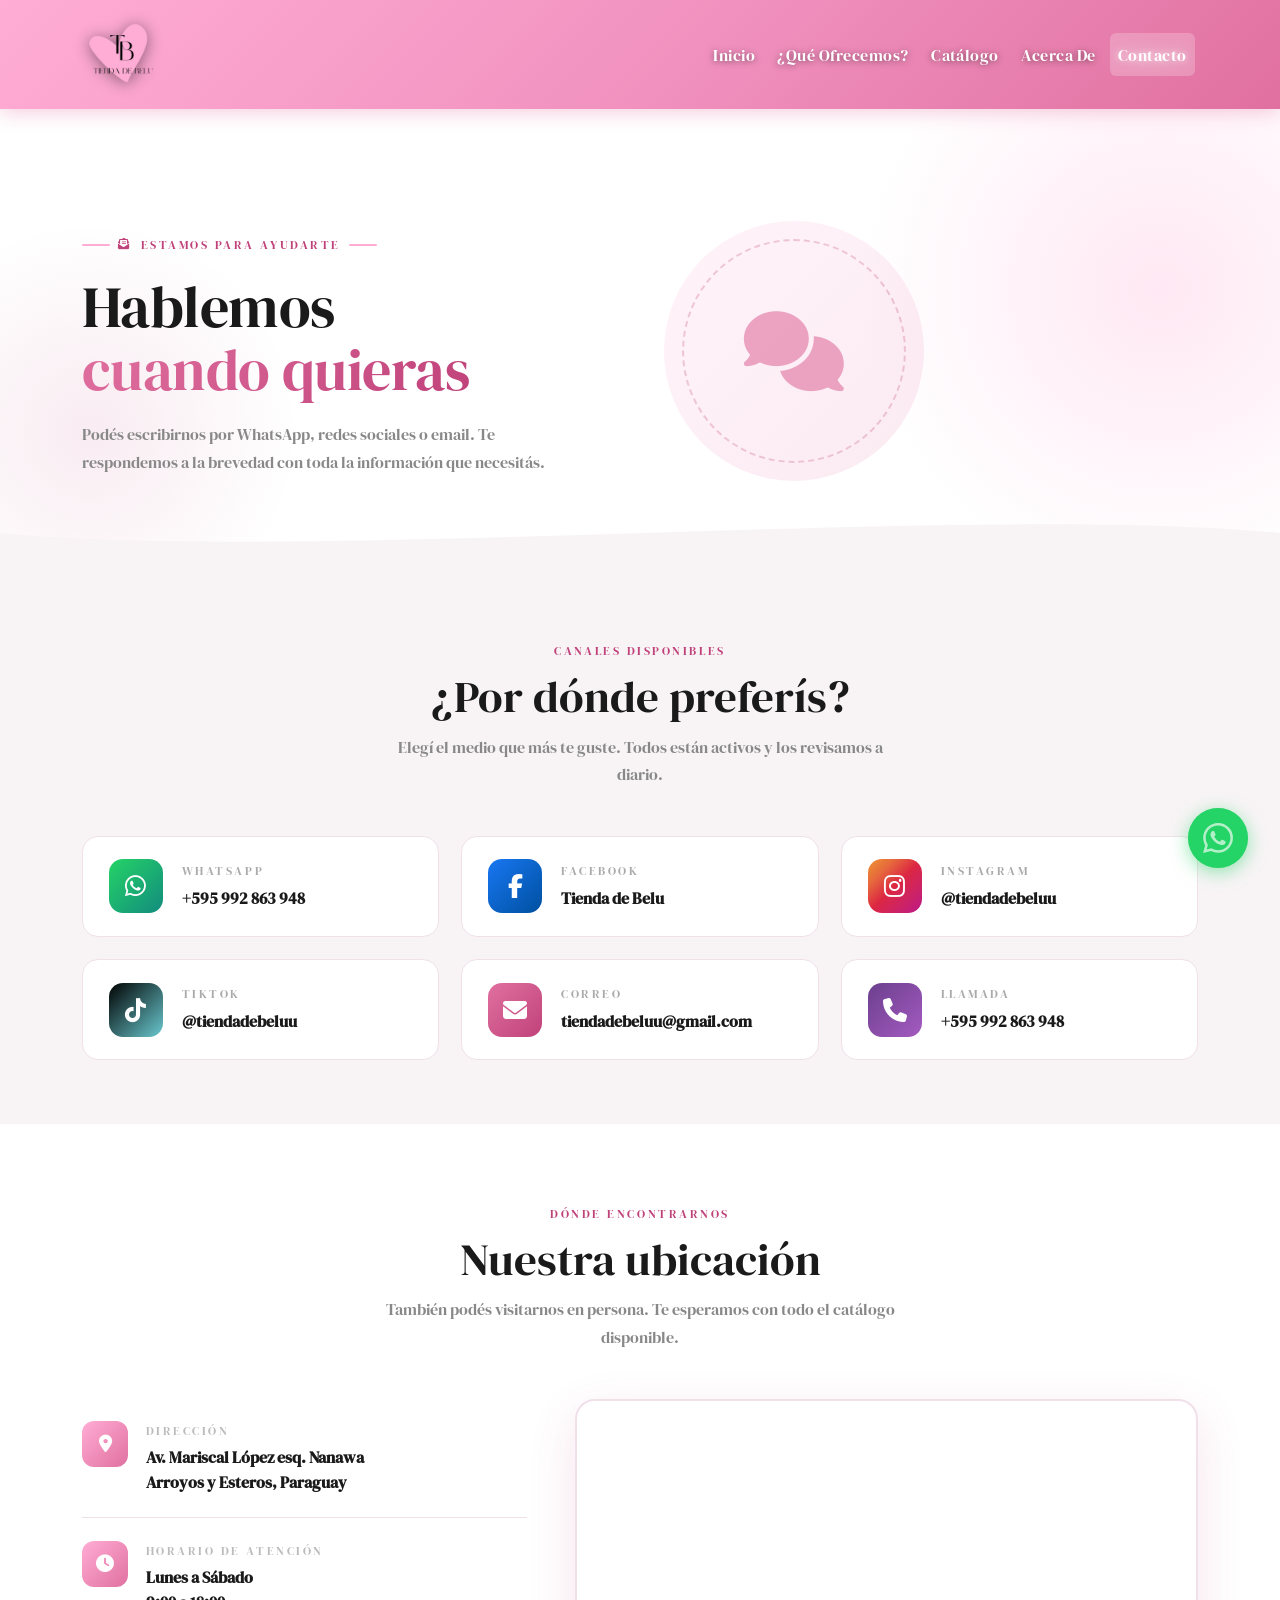
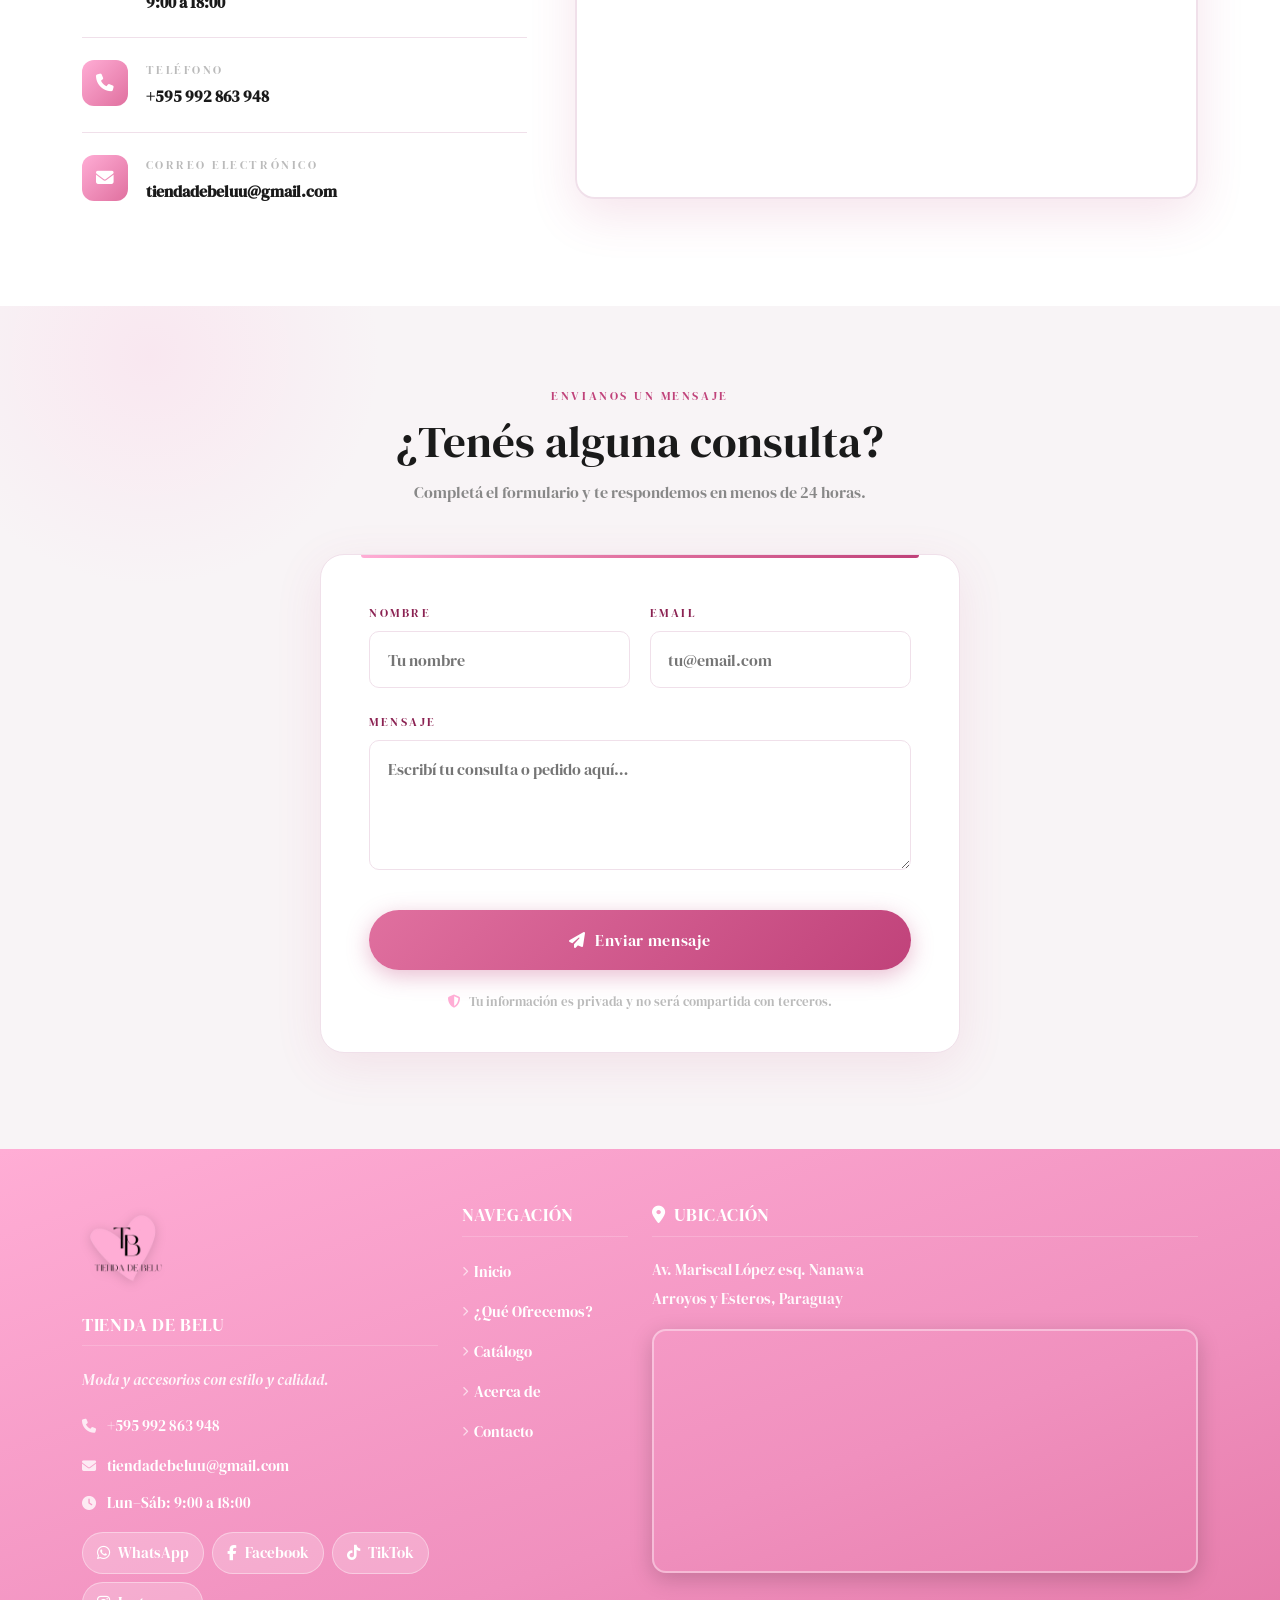
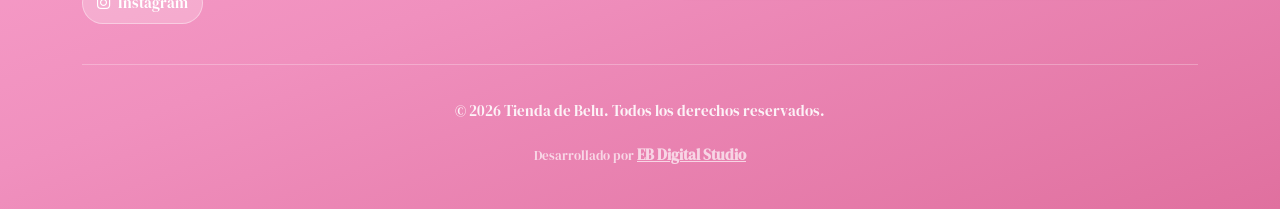
<file: contacto.html>
<!DOCTYPE html>
<html lang="es">

<head>
  <meta charset="UTF-8">
  <meta name="viewport" content="width=device-width, initial-scale=1.0">
  <meta name="description" content="Tienda de Belu - Ropa, accesorios y más para tu estilo">
  <title>Tienda de Belu | Contacto</title>

  <!-- Bootstrap CSS -->
  <link rel="stylesheet" href="assets/css/bootstrap.min.css">

  <!-- CSS General (navbar, footer, utilidades — compartido con todas las páginas) -->
  <link rel="stylesheet" href="assets/css/general.css">

  <!-- CSS específico de contacto -->
  <link rel="stylesheet" href="assets/css/style-contacto.css">

  <!-- Font Awesome -->
  <link rel="stylesheet" href="https://cdnjs.cloudflare.com/ajax/libs/font-awesome/6.5.0/css/all.min.css">
</head>

<body>

  <!-- =============================================
       HEADER / NAVBAR
       ============================================= -->
  <header class="v2-header">
    <nav class="navbar navbar-expand-lg v2-navbar">
      <div class="container">

        <a class="navbar-brand" href="index.html">
          <img src="assets/img/logosinfondo.png" alt="Logo Tienda de Belu">
        </a>

        <button class="navbar-toggler" type="button" data-bs-toggle="collapse" data-bs-target="#v2NavMenu"
          aria-controls="v2NavMenu" aria-expanded="false" aria-label="Abrir menú" id="v2HamburgerBtn">
          <span class="v2-hamburger-line"></span>
          <span class="v2-hamburger-line"></span>
          <span class="v2-hamburger-line"></span>
        </button>

        <div class="collapse navbar-collapse" id="v2NavMenu">
          <ul class="navbar-nav ms-auto">
            <li class="nav-item"><a class="nav-link" href="index.html">Inicio</a></li>
            <li class="nav-item"><a class="nav-link" href="index.html#v2-ofrecemos">¿Qué Ofrecemos?</a></li>
            <li class="nav-item"><a class="nav-link" href="catalogo.html">Catálogo</a></li>
            <li class="nav-item"><a class="nav-link" href="acerca.html">Acerca De</a></li>
            <li class="nav-item"><a class="nav-link active" href="contacto.html">Contacto</a></li>
          </ul>
        </div>
      </div>
    </nav>
  </header>

  <!-- =============================================
       MAIN
       ============================================= -->
  <main>

    <!-- ─────────────────────────────────────────
         1. HERO DE CONTACTO
         ───────────────────────────────────────── -->
    <section class="ct-hero">
      <div class="container">
        <div class="row align-items-center g-5">

          <!-- Texto -->
          <div class="col-lg-6 col-12">
            <p class="ct-hero-label ct-fade-up">
              <i class="fa-solid fa-envelope-open-text"></i>
              Estamos para ayudarte
            </p>
            <h1 class="ct-hero-title ct-fade-up ct-delay-1">
              Hablemos<br><span>cuando quieras</span>
            </h1>
            <p class="ct-hero-sub ct-fade-up ct-delay-2">
              Podés escribirnos por WhatsApp, redes sociales o email.
              Te respondemos a la brevedad con toda la información que necesitás.
            </p>
          </div>

          <!-- Decoración -->
          <div class="col-lg-6 col-12 d-none d-lg-flex">
            <div class="ct-hero-deco ct-fade-up ct-delay-3">
              <div class="ct-hero-deco-ring">
                <div class="ct-hero-deco-icon">
                  <i class="fa-solid fa-comments"></i>
                </div>
              </div>
            </div>
          </div>

        </div>
      </div>

      <!-- Onda divisora -->
      <div class="ct-hero-wave">
        <svg viewBox="0 0 1440 60" xmlns="http://www.w3.org/2000/svg" preserveAspectRatio="none">
          <path d="M0,30 C360,60 1080,0 1440,30 L1440,60 L0,60 Z" fill="#f8f4f6" />
        </svg>
      </div>
    </section>


    <!-- ─────────────────────────────────────────
         2. MÉTODOS DE CONTACTO
         ───────────────────────────────────────── -->
    <section class="ct-medios">
      <div class="container">

        <p class="v2-section-label ct-fade-up">Canales disponibles</p>
        <h2 class="v2-section-title ct-fade-up ct-delay-1">¿Por dónde preferís?</h2>
        <p class="v2-section-sub ct-fade-up ct-delay-2">
          Elegí el medio que más te guste. Todos están activos y los revisamos a diario.
        </p>

        <div class="ct-medios-grid">

          <!-- WhatsApp -->
          <a href="https://wa.me/595992863948?text=Hola%20Tienda%20Belu,%20quisiera%20hacer%20una%20consulta."
            target="_blank" rel="noopener noreferrer" class="ct-canal ct-fade-up">
            <div class="ct-canal-icon ct-icon-wa">
              <i class="fa-brands fa-whatsapp"></i>
            </div>
            <div class="ct-canal-info">
              <div class="ct-canal-name">WhatsApp</div>
              <div class="ct-canal-value">+595 992 863 948</div>
            </div>
            <i class="fa-solid fa-arrow-right ct-canal-arrow"></i>
          </a>

          <!-- Facebook -->
          <a href="https://www.facebook.com/share/17E23mWFLx/?mibextid=wwXIfr" target="_blank" rel="noopener noreferrer"
            class="ct-canal ct-fade-up ct-delay-1">
            <div class="ct-canal-icon ct-icon-fb">
              <i class="fa-brands fa-facebook-f"></i>
            </div>
            <div class="ct-canal-info">
              <div class="ct-canal-name">Facebook</div>
              <div class="ct-canal-value">Tienda de Belu</div>
            </div>
            <i class="fa-solid fa-arrow-right ct-canal-arrow"></i>
          </a>

          <!-- Instagram -->
          <a href="https://www.instagram.com/tiendadebeluu" target="_blank" rel="noopener noreferrer"
            class="ct-canal ct-fade-up ct-delay-2">
            <div class="ct-canal-icon ct-icon-ig">
              <i class="fa-brands fa-instagram"></i>
            </div>
            <div class="ct-canal-info">
              <div class="ct-canal-name">Instagram</div>
              <div class="ct-canal-value">@tiendadebeluu</div>
            </div>
            <i class="fa-solid fa-arrow-right ct-canal-arrow"></i>
          </a>

          <!-- TikTok -->
          <a href="https://www.tiktok.com/@tiendadebeluu" target="_blank" rel="noopener noreferrer"
            class="ct-canal ct-fade-up ct-delay-3">
            <div class="ct-canal-icon ct-icon-tiktok">
              <i class="fa-brands fa-tiktok"></i>
            </div>
            <div class="ct-canal-info">
              <div class="ct-canal-name">TikTok</div>
              <div class="ct-canal-value">@tiendadebeluu</div>
            </div>
            <i class="fa-solid fa-arrow-right ct-canal-arrow"></i>
          </a>

          <!-- Email -->
          <a href="mailto:tiendadebeluu@gmail.com" class="ct-canal ct-fade-up ct-delay-4">
            <div class="ct-canal-icon ct-icon-email">
              <i class="fa-solid fa-envelope"></i>
            </div>
            <div class="ct-canal-info">
              <div class="ct-canal-name">Correo</div>
              <div class="ct-canal-value">tiendadebeluu@gmail.com</div>
            </div>
            <i class="fa-solid fa-arrow-right ct-canal-arrow"></i>
          </a>

          <!-- Teléfono -->
          <a href="tel:+595992863948" class="ct-canal ct-fade-up ct-delay-5">
            <div class="ct-canal-icon ct-icon-phone">
              <i class="fa-solid fa-phone"></i>
            </div>
            <div class="ct-canal-info">
              <div class="ct-canal-name">Llamada</div>
              <div class="ct-canal-value">+595 992 863 948</div>
            </div>
            <i class="fa-solid fa-arrow-right ct-canal-arrow"></i>
          </a>

        </div>
      </div>
    </section>


    <!-- ─────────────────────────────────────────
         3. UBICACIÓN
         ───────────────────────────────────────── -->
    <section class="ct-ubicacion">
      <div class="container">

        <p class="v2-section-label ct-fade-up">Dónde encontrarnos</p>
        <h2 class="v2-section-title ct-fade-up ct-delay-1">Nuestra ubicación</h2>
        <p class="v2-section-sub ct-fade-up ct-delay-2">
          También podés visitarnos en persona. Te esperamos con todo el catálogo disponible.
        </p>

        <div class="ct-ubicacion-inner">

          <!-- Info -->
          <div class="ct-info-col">

            <div class="ct-info-block ct-fade-up">
              <div class="ct-info-icon-wrap">
                <i class="fa-solid fa-location-dot"></i>
              </div>
              <div>
                <div class="ct-info-label">Dirección</div>
                <div class="ct-info-value">
                  Av. Mariscal López esq. Nanawa<br>
                  Arroyos y Esteros, Paraguay
                </div>
              </div>
            </div>

            <div class="ct-info-block ct-fade-up ct-delay-1">
              <div class="ct-info-icon-wrap">
                <i class="fa-solid fa-clock"></i>
              </div>
              <div>
                <div class="ct-info-label">Horario de atención</div>
                <div class="ct-info-value">
                  Lunes a Sábado<br>9:00 a 18:00
                </div>
              </div>
            </div>

            <div class="ct-info-block ct-fade-up ct-delay-2">
              <div class="ct-info-icon-wrap">
                <i class="fa-solid fa-phone"></i>
              </div>
              <div>
                <div class="ct-info-label">Teléfono</div>
                <div class="ct-info-value">
                  <a href="tel:+595992863948">+595 992 863 948</a>
                </div>
              </div>
            </div>

            <div class="ct-info-block ct-fade-up ct-delay-3">
              <div class="ct-info-icon-wrap">
                <i class="fa-solid fa-envelope"></i>
              </div>
              <div>
                <div class="ct-info-label">Correo electrónico</div>
                <div class="ct-info-value">
                  <a href="mailto:tiendadebeluu@gmail.com">tiendadebeluu@gmail.com</a>
                </div>
              </div>
            </div>

          </div>

          <!-- Mapa -->
          <div class="ct-map-col ct-fade-up ct-delay-2">
            <div class="ct-map-wrapper">
              <iframe
                src="https://www.google.com/maps/embed?pb=!1m18!1m12!1m3!1d2753.1393252873645!2d-57.10456722585318!3d-25.055181718164622!2m3!1f0!2f0!3f0!3m2!1i1024!2i768!4f13.1!3m3!1m2!1s0x945dc300060d4255%3A0x932f2931797eb55!2sTienda%20de%20Belu!5e1!3m2!1ses!2spy!4v1772836158541!5m2!1ses!2spy"
                allowfullscreen="" loading="lazy" referrerpolicy="no-referrer-when-downgrade"
                title="Ubicación Tienda de Belu">
              </iframe>
            </div>
          </div>

        </div>
      </div>
    </section>


    <!-- ─────────────────────────────────────────
         4. FORMULARIO DE CONTACTO
         ───────────────────────────────────────── -->
    <section class="ct-form-section">
      <div class="container">

        <p class="v2-section-label ct-fade-up">Envianos un mensaje</p>
        <h2 class="v2-section-title ct-fade-up ct-delay-1">¿Tenés alguna consulta?</h2>
        <p class="v2-section-sub ct-fade-up ct-delay-2">
          Completá el formulario y te respondemos en menos de 24 horas.
        </p>

        <div class="ct-form-wrap ct-fade-up ct-delay-2">
          <form id="ctContactForm" novalidate>

            <div class="ct-form-row">
              <div class="ct-field-group">
                <label class="ct-label" for="ctNombre">Nombre</label>
                <input type="text" id="ctNombre" name="nombre" class="ct-input" placeholder="Tu nombre" required>
              </div>
              <div class="ct-field-group">
                <label class="ct-label" for="ctEmail">Email</label>
                <input type="email" id="ctEmail" name="email" class="ct-input" placeholder="tu@email.com" required>
              </div>
            </div>

            <div class="ct-field-group">
              <label class="ct-label" for="ctMensaje">Mensaje</label>
              <textarea id="ctMensaje" name="mensaje" class="ct-textarea"
                placeholder="Escribí tu consulta o pedido aquí…" required></textarea>
            </div>

            <button type="submit" class="ct-btn-send">
              <i class="fa-solid fa-paper-plane"></i>
              Enviar mensaje
            </button>

          </form>

          <p class="ct-form-note">
            <i class="fa-solid fa-shield-halved"></i>
            Tu información es privada y no será compartida con terceros.
          </p>
        </div>

      </div>
    </section>

  </main>

  <!-- =============================================
       FOOTER
       ============================================= -->
  <footer class="v2-footer">
    <div class="container">
      <div class="row g-4">

        <!-- Col 1: Logo + Info + Redes -->
        <div class="col-md-4 col-sm-12">
          <a href="index.html" style="display:inline-block; margin-bottom:1.2rem;">
            <img src="assets/img/logosinfondo.png" alt="Logo Tienda de Belu" class="v2-footer-logo">
          </a>
          <div>
            <h5>Tienda de Belu</h5>
            <p class="v2-footer-tagline">Moda y accesorios con estilo y calidad.</p>
            <ul class="v2-contact-list">
              <li><i class="fa-solid fa-phone"></i><a href="tel:+595992863948">+595 992 863 948</a></li>
              <li><i class="fa-solid fa-envelope"></i><a
                  href="mailto:tiendadebeluu@gmail.com">tiendadebeluu@gmail.com</a></li>
              <li><i class="fa-solid fa-clock"></i><span>Lun–Sáb: 9:00 a 18:00</span></li>
            </ul>
          </div>
          <div class="v2-footer-social">
            <a href="https://wa.me/595992863948" target="_blank" rel="noopener noreferrer"
              class="v2-social-link v2-social-wa" aria-label="WhatsApp">
              <i class="fa-brands fa-whatsapp"></i><span>WhatsApp</span>
            </a>
            <a href="https://www.facebook.com/share/17E23mWFLx/?mibextid=wwXIfr" target="_blank"
              rel="noopener noreferrer" class="v2-social-link v2-social-fb" aria-label="Facebook">
              <i class="fa-brands fa-facebook-f"></i><span>Facebook</span>
            </a>
            <a href="https://www.tiktok.com/@tiendadebeluu" target="_blank" rel="noopener noreferrer"
              class="v2-social-link v2-social-tiktok" aria-label="TikTok">
              <i class="fa-brands fa-tiktok"></i><span>TikTok</span>
            </a>
            <a href="https://www.instagram.com/tiendadebeluu" target="_blank" rel="noopener noreferrer"
              class="v2-social-link v2-social-ig" aria-label="Instagram">
              <i class="fa-brands fa-instagram"></i><span>Instagram</span>
            </a>
          </div>
        </div>

        <!-- Col 2: Navegación -->
        <div class="col-md-2 col-sm-6 col-6">
          <h5>Navegación</h5>
          <ul>
            <li><a href="index.html"><i class="fa-solid fa-chevron-right v2-footer-arrow"></i>Inicio</a></li>
            <li><a href="#v2-ofrecemos"><i class="fa-solid fa-chevron-right v2-footer-arrow"></i>¿Qué Ofrecemos?</a>
            </li>
            <li><a href="catalogo.html"><i class="fa-solid fa-chevron-right v2-footer-arrow"></i>Catálogo</a></li>
            <li><a href="acerca.html"><i class="fa-solid fa-chevron-right v2-footer-arrow"></i>Acerca de</a></li>
            <li><a href="contacto.html"><i class="fa-solid fa-chevron-right v2-footer-arrow"></i>Contacto</a></li>
          </ul>
        </div>

        <!-- Col 3: Mapa -->
        <div class="col-md-6 col-sm-12">
          <h5><i class="fa-solid fa-location-dot me-2"></i>Ubicación</h5>
          <p class="v2-footer-address">
            Av. Mariscal López esq. Nanawa<br>
            Arroyos y Esteros, Paraguay
          </p>
          <div class="v2-footer-map">
            <iframe
              src="https://www.google.com/maps/embed?pb=!1m18!1m12!1m3!1d2753.1393252873645!2d-57.10456722585318!3d-25.055181718164622!2m3!1f0!2f0!3f0!3m2!1i1024!2i768!4f13.1!3m3!1m2!1s0x945dc300060d4255%3A0x932f2931797eb55!2sTienda%20de%20Belu!5e0!3m2!1ses!2spy!4v1772836158541!5m2!1ses!2spy"
              allowfullscreen="" loading="lazy" referrerpolicy="no-referrer-when-downgrade">
            </iframe>
          </div>
        </div>

      </div>

      <div class="row">
        <div class="col-12">
          <div class="v2-footer-copyright">
            <p>&copy; 2026 Tienda de Belu. Todos los derechos reservados.</p>
            <p style="margin-top: 0.3rem; font-size: 0.8rem; opacity: 0.75;">
              Desarrollado por
              <a href="https://ebdigitalstudio.github.io/EBDigital/" target="_blank" rel="noopener noreferrer"
                style="color:#fff; font-weight:600; text-decoration:underline;">
                EB Digital Studio
              </a>
            </p>
          </div>
        </div>
      </div>
    </div>
  </footer>

  <!-- =============================================
       BOTÓN FLOTANTE WHATSAPP
       ============================================= -->
  <a href="https://wa.me/595992863948?text=Hola%20Tienda%20Belu,%20quisiera%20hacer%20una%20consulta." target="_blank"
    rel="noopener noreferrer" class="v2-wa-float" aria-label="Contactar por WhatsApp">
    <svg xmlns="http://www.w3.org/2000/svg" width="30" height="30" viewBox="0 0 24 24" fill="white">
      <path
        d="M17.472 14.382c-.297-.149-1.758-.867-2.03-.967-.273-.099-.471-.148-.67.15-.197.297-.767.966-.94 1.164-.173.199-.347.223-.644.075-.297-.15-1.255-.463-2.39-1.475-.883-.788-1.48-1.761-1.653-2.059-.173-.297-.018-.458.13-.606.134-.133.298-.347.446-.52.149-.174.198-.298.298-.497.099-.198.05-.371-.025-.52-.075-.149-.669-1.612-.916-2.207-.242-.579-.487-.5-.669-.51-.173-.008-.371-.01-.57-.01-.198 0-.52.074-.792.372-.272.297-1.04 1.016-1.04 2.479 0 1.462 1.065 2.875 1.213 3.074.149.198 2.096 3.2 5.077 4.487.709.306 1.262.489 1.694.625.712.227 1.36.195 1.871.118.571-.085 1.758-.719 2.006-1.413.248-.694.248-1.289.173-1.413-.074-.124-.272-.198-.57-.347m-5.421 7.403h-.004a9.87 9.87 0 0 1-5.031-1.378l-.361-.214-3.741.982.998-3.648-.235-.374a9.86 9.86 0 0 1-1.51-5.26c.001-5.45 4.436-9.884 9.888-9.884 2.64 0 5.122 1.03 6.988 2.898a9.825 9.825 0 0 1 2.893 6.994c-.003 5.45-4.437 9.884-9.885 9.884m8.413-18.297A11.815 11.815 0 0 0 12.05 0C5.495 0 .16 5.335.157 11.892c0 2.096.547 4.142 1.588 5.945L.057 24l6.305-1.654a11.882 11.882 0 0 0 5.683 1.448h.005c6.554 0 11.89-5.335 11.893-11.893a11.821 11.821 0 0 0-3.48-8.413Z" />
    </svg>
  </a>

  <!-- Bootstrap JS -->
  <script src="assets/js/bootstrap.bundle.min.js"></script>

  <!-- JS compartido del sitio -->
  <script src="assets/js/main.js"></script>

  <!-- =============================================
       JS ESPECÍFICO DE CONTACTO
       ============================================= -->
  <script src="assets/js/script-contacto.js"></script>

</body>

</html>
</file>
<file: assets/css/general.css>
/* =============================================
   TIENDA DE BELU — GENERAL V2
   Estilos compartidos: Navbar, Footer, Utilidades
   Se aplica a TODAS las páginas del sitio
   ============================================= */

/* ============================================
   TIPOGRAFÍA — DM SERIF DISPLAY (Google Fonts)
   ============================================ */

@import url('https://fonts.googleapis.com/css2?family=DM+Serif+Display:ital@0;1&display=swap');

/* ── VARIABLES GLOBALES ── */
:root {
  --rosa-claro:   #FFADD5;
  --rosa-medio:   #f090be;
  --rosa-fuerte:  #e0709f;
  --rosa-deep:    #c0427a;
  --rosa-text:    #8b2252;
  --negro:        #1a1a1a;
  --gris-suave:   #f8f4f6;
  --gris-borde:   #f0e0ea;
  --blanco:       #ffffff;
  --verde-wa:     #25D366;
  --sombra-rosa:  rgba(255,173,213,0.22);
  --sombra-deep:  rgba(192,66,122,0.18);
  --transition:   0.3s cubic-bezier(.4,0,.2,1);

  /* Fuente central del sitio */
  --font-main: 'DM Serif Display', Georgia, serif;

  /* ── ESCALA TIPOGRÁFICA UNIFICADA ──
     Estas variables garantizan consistencia en todo el sitio.
     Usarlas en lugar de valores hardcodeados en cada CSS. */

  /* H1 — Títulos de hero/encabezado de página */
  --typo-h1-size:    clamp(2.2rem, 5.5vw, 4rem);
  --typo-h1-weight:  400;
  --typo-h1-line:    1.12;

  /* H2 — Títulos de sección (= .v2-section-title) */
  --typo-h2-size:    clamp(1.9rem, 4vw, 2.8rem);
  --typo-h2-weight:  400;
  --typo-h2-line:    1.15;

  /* H3 — Subtítulos de cards y bloques */
  --typo-h3-size:    clamp(1.2rem, 2.5vw, 1.45rem);
  --typo-h3-weight:  700;
  --typo-h3-line:    1.3;

  /* H4 — Ítems pequeños */
  --typo-h4-size:    1.1rem;
  --typo-h4-weight:  700;
  --typo-h4-line:    1.4;

  /* P — Párrafos cuerpo */
  --typo-p-size:     1rem;
  --typo-p-line:     1.75;
  --typo-p-color:    #777;

  /* Subtítulos de sección */
  --typo-sub-size:   1rem;
  --typo-sub-color:  #888;

  /* Etiquetas/eyebrow */
  --typo-label-size:    0.72rem;
  --typo-label-spacing: 0.22em;
}

/* ── RESET & BASE ── */
*, *::before, *::after { box-sizing: border-box; }

html { scroll-behavior: smooth; }

body {
  margin: 0;
  padding: 0;
  background: var(--blanco);
  overflow-x: hidden;
  /* FIX: scroll-padding-top se actualiza dinámicamente desde JS
     con la altura real del header (tira + navbar).
     El valor 0 aquí es solo fallback; JS lo sobreescribe. */
  scroll-padding-top: 0;
  font-family: var(--font-main);
  font-size: var(--typo-p-size);
  line-height: var(--typo-p-line);
  color: var(--negro);
}

main { margin: 0; padding: 0; }

/* Aplicar DM Serif Display a todos los elementos de texto */
*:not(i):not(.fa):not([class*="fa-"]):not([class*="fab"]):not([class*="fas"]):not([class*="far"]) {
  font-family: var(--font-main);
}

/* ── CLASE DE MARCA (compatibilidad) ── */
.v2-brand-font { font-family: var(--font-main); }


/* ============================================
   JERARQUÍA TIPOGRÁFICA GLOBAL
   Usamos "main h1" etc. para ganar especificidad
   sobre los estilos por defecto de Bootstrap,
   sin necesidad de !important.
   ============================================ */

/* H1 — elegante, weight 400, igual que el index */
main h1 {
  font-family: var(--font-main);
  font-weight: 400;
  line-height: 1.12;
  color: var(--negro);
}

/* H2 — títulos de sección */
main h2 {
  font-family: var(--font-main);
  font-weight: 400;
  line-height: 1.15;
  color: var(--negro);
}

/* H3 — subtítulos de cards */
main h3 {
  font-family: var(--font-main);
  font-weight: 700;
  line-height: 1.3;
  color: var(--negro);
}

/* H4 — ítems pequeños */
main h4 {
  font-family: var(--font-main);
  font-weight: 700;
  line-height: 1.4;
  color: var(--negro);
}

/* Párrafos */
main p {
  font-family: var(--font-main);
  font-size: var(--typo-p-size);
  line-height: var(--typo-p-line);
  color: var(--typo-p-color);
  margin-bottom: 0;
}


/* ============================================
   HERO DE PÁGINAS INTERIORES
   Clase reutilizable para el encabezado de
   catálogo, acerca y contacto.
   ============================================ */

.cat-hero__title,
.ac-hero__title,
.ct-hero-title {
  font-family: var(--font-main);
  font-size: clamp(2.2rem, 5vw, 3.6rem);
  font-weight: 400;
  line-height: 1.12;
  color: inherit;
}

.cat-hero__sub,
.ac-hero__sub,
.ct-hero-sub {
  font-family: var(--font-main);
  font-size: var(--typo-sub-size);
  line-height: 1.75;
  color: inherit;
  opacity: 0.88;
  max-width: 520px;
}

.cat-hero__eyebrow,
.ct-hero-label {
  font-family: var(--font-main);
  font-size: var(--typo-label-size);
  font-weight: 400;
  letter-spacing: var(--typo-label-spacing);
  text-transform: uppercase;
}


/* ============================================
   TIRA DE NOVEDAD
   FIX: ahora vive DENTRO del .v2-header (sticky).
   margin:0, line-height:1 y display:block eliminan
   cualquier gap residual entre la tira y el navbar.
   ============================================ */
.v2-novedad-strip {
  background: linear-gradient(90deg, var(--rosa-deep) 0%, #ff1493 100%);
  color: #fff;
  text-align: center;
  font-size: 0.8rem;
  font-weight: 400;
  letter-spacing: 0.1em;
  text-transform: uppercase;
  padding: 0.5rem 0;
  margin: 0;
  line-height: 1;
  display: block;
  width: 100%;
  border: none !important;
  border-bottom: none !important;
  box-shadow: none !important;
  outline: none !important;
}

.v2-novedad-strip a {
  color: #fff;
  text-decoration: underline;
  margin-left: 0.5rem;
}

/* ============================================
   NAVBAR
   ============================================ */

/* FIX: el header es el bloque sticky unificado
   que contiene la tira de novedad + el navbar.
   Al ser un solo elemento sticky, no puede haber
   gap entre sus hijos al cambiar el viewport. */
.v2-header {
  position: sticky;
  top: 0;
  z-index: 1050;
  background: transparent;
  /* Transición solo para el scroll (se sobreescribe en mobile) */
  transition: background 0.35s cubic-bezier(.4,0,.2,1);
}

.v2-navbar {
  background: transparent !important;
  padding: 0.6rem 0;
  border: none !important;
  border-bottom: none !important;
  transition: background var(--transition), box-shadow var(--transition);
}

.v2-navbar.scrolled {
  background: linear-gradient(135deg, #FFADD5 0%, #f090be 55%, #e0709f 100%) !important;
  box-shadow: 0 2px 20px rgba(224,112,159,0.4);
}

.v2-navbar .navbar-brand img {
  width: 80px;
  filter: drop-shadow(0 2px 8px rgba(0,0,0,0.45));
  transition: transform var(--transition);
}
.v2-navbar .navbar-brand img:hover { transform: scale(1.06); }

.v2-navbar .nav-link {
  color: #fff !important;
  font-size: 1rem;
  font-weight: 400;
  padding: 0.45rem 1rem;
  margin: 0 0.2rem;
  border-radius: 6px;
  letter-spacing: 0.03em;
  text-shadow: 0 1px 6px rgba(0,0,0,0.5);
  transition: background var(--transition), color var(--transition);
  font-family: var(--font-main);
}
.v2-navbar .nav-link:hover {
  background: rgba(255,255,255,0.22);
  text-shadow: 0 0 14px rgba(255,255,255,0.7), 0 1px 6px rgba(0,0,0,0.3);
}
.v2-navbar .nav-link.active {
  background: rgba(255,255,255,0.22);
  font-weight: 400;
  text-shadow: 0 0 18px rgba(255,255,255,0.95), 0 0 6px rgba(255,255,255,0.6);
}

/* Hamburguesa */
.v2-navbar .navbar-toggler {
  border: none !important;
  background: transparent !important;
  box-shadow: none !important;
}
.v2-navbar .navbar-toggler:focus { box-shadow: none !important; outline: none !important; }

.v2-hamburger-line {
  display: block;
  width: 24px;
  height: 2px;
  background: #fff;
  margin: 5px 0;
  border-radius: 2px;
  transition: transform 0.32s ease, opacity 0.22s ease;
  filter: drop-shadow(0 1px 3px rgba(0,0,0,0.5));
}
.v2-navbar .navbar-toggler.is-active .v2-hamburger-line:nth-child(1) { transform: translateY(7px) rotate(45deg); }
.v2-navbar .navbar-toggler.is-active .v2-hamburger-line:nth-child(2) { opacity: 0; transform: scaleX(0); }
.v2-navbar .navbar-toggler.is-active .v2-hamburger-line:nth-child(3) { transform: translateY(-7px) rotate(-45deg); }

@media (max-width: 991px) {
  /* ── NAVBAR MOBILE ──
     - Header transparente sobre el hero al inicio
     - Se vuelve rosado al hacer scroll O al abrir el menú
     - Línea blanca eliminada: borde/outline de Bootstrap anulado */

  /* 1. Header transparente por defecto, sin transición en mobile
        para que el menú aparezca instantáneo al abrirse */
  .v2-header {
    background: transparent;
    transition: none !important;
    border: none !important;
    outline: none !important;
  }

  /* 2. Rosado al hacer scroll (con transición suave) */
  .v2-header.scrolled {
    background: linear-gradient(160deg, #FFADD5 0%, #f090be 50%, #e0709f 100%);
    box-shadow: 0 2px 20px rgba(224,112,159,0.4);
    transition: background 0.3s ease !important;
  }

  /* 3. Rosado instantáneo cuando el menú está abierto */
  .v2-header:has(.navbar-collapse.show) {
    background: linear-gradient(160deg, #FFADD5 0%, #f090be 50%, #e0709f 100%);
    box-shadow: 0 8px 28px rgba(192,66,122,0.28);
    transition: none !important;
  }

  /* 4. Navbar y todos sus hijos sin fondo ni borde —
        Bootstrap inyecta fondo blanco y border-bottom
        en el .navbar y su .container en mobile */
  .v2-navbar,
  .v2-navbar > *,
  .v2-navbar .container,
  .v2-navbar .container-fluid {
    background: transparent !important;
    box-shadow: none !important;
    border: none !important;
    outline: none !important;
  }
  .v2-navbar {
    padding-bottom: 0;
    border-bottom: none !important;
  }

  /* 5. Collapse siempre transparente — el header ya tiene el rosado.
        El flash blanco se elimina desactivando la animación de
        Bootstrap en mobile (transition: none en el collapse). */
  .v2-navbar .navbar-collapse,
  .v2-navbar .navbar-collapse.collapsing,
  .v2-navbar .navbar-collapse.show {
    background: transparent !important;
    border-radius: 0;
    box-shadow: none !important;
    border: none !important;
    margin: 0;
    padding: 0.5rem 1rem 1.2rem;
    /* Elimina la animación de altura de Bootstrap que causa el flash */
    transition: none !important;
  }

  .v2-navbar .navbar-nav { align-items: center; }
  .v2-navbar .nav-link {
    font-size: 1.15rem;
    text-shadow: none;
    color: #fff !important;
  }
}

/* ============================================
   FOOTER
   ============================================ */
.v2-footer {
  background: linear-gradient(160deg, var(--rosa-claro) 0%, var(--rosa-medio) 55%, var(--rosa-fuerte) 100%);
  color: #fff;
  padding: 3.5rem 0 1.5rem;
  margin-top: 0;
}

.v2-footer h5 {
  font-size: 1.1rem;
  font-weight: 400;
  color: #fff;
  margin-bottom: 1.2rem;
  letter-spacing: 0.04em;
  text-transform: uppercase;
  padding-bottom: 0.6rem;
  border-bottom: 1.5px solid rgba(255,255,255,0.18);
  font-family: var(--font-main);
}

.v2-footer p,
.v2-footer a {
  color: #fff;
  text-decoration: none;
  font-size: 0.95rem;
  line-height: 1.85;
  font-family: var(--font-main);
}
.v2-footer a:hover { opacity: 0.82; }

.v2-footer ul { list-style: none; padding: 0; margin: 0; }
.v2-footer ul li { margin-bottom: 0.5rem; }
.v2-footer ul li a {
  display: flex;
  align-items: center;
  gap: 0.4rem;
  transition: transform var(--transition), opacity var(--transition);
  padding: 0.12rem 0;
}
.v2-footer ul li a:hover { transform: translateX(4px); opacity: 0.88; }

.v2-footer-logo {
  width: 90px;
  filter: drop-shadow(0 2px 6px rgba(0,0,0,0.15));
}

.v2-footer-tagline {
  font-style: italic;
  opacity: 0.9;
  margin-bottom: 1rem;
  font-size: 0.92rem;
}

.v2-contact-list { list-style: none !important; padding: 0; margin: 0 0 1rem; }
.v2-contact-list li {
  display: flex;
  align-items: center;
  gap: 0.55rem;
  margin-bottom: 0.5rem;
  font-size: 0.93rem;
}
.v2-contact-list li i { font-size: 0.88rem; opacity: 0.8; width: 16px; flex-shrink: 0; }

/* Redes sociales */
.v2-footer-social { display: flex; flex-wrap: wrap; gap: 0.5rem; margin-top: 1rem; }

.v2-social-link {
  display: inline-flex;
  align-items: center;
  gap: 0.45rem;
  color: #fff !important;
  text-decoration: none !important;
  font-size: 0.88rem;
  font-weight: 400;
  padding: 0.38rem 0.9rem;
  border-radius: 25px;
  background: rgba(255,255,255,0.22);
  border: 1px solid rgba(255,255,255,0.4);
  transition: all var(--transition);
  white-space: nowrap;
  font-family: var(--font-main);
}
.v2-social-link:hover { transform: translateY(-3px); box-shadow: 0 5px 14px rgba(0,0,0,0.15); }
.v2-social-wa:hover       { background: rgba(37,211,102,0.5);  border-color: rgba(37,211,102,0.7); }
.v2-social-fb:hover       { background: rgba(66,103,178,0.5);  border-color: rgba(66,103,178,0.7); }
.v2-social-tiktok:hover   { background: rgba(0,0,0,0.38);      border-color: rgba(255,255,255,0.6); }
.v2-social-ig:hover       { background: rgba(193,53,132,0.5);  border-color: rgba(193,53,132,0.7); }

/* Dirección y mapa */
.v2-footer-address { font-size: 0.93rem; line-height: 1.65; opacity: 0.95; margin-bottom: 1rem; }

.v2-footer-map {
  border-radius: 14px;
  overflow: hidden;
  box-shadow: 0 6px 22px rgba(0,0,0,0.18);
  border: 2.5px solid rgba(255,255,255,0.4);
  transition: box-shadow var(--transition);
}
.v2-footer-map:hover { box-shadow: 0 10px 30px rgba(0,0,0,0.24); }
.v2-footer-map iframe { width: 100%; height: 240px; border: none; display: block; }

/* Copyright */
.v2-footer-copyright {
  text-align: center;
  padding-top: 2rem;
  margin-top: 2.5rem;
  border-top: 1px solid rgba(255,255,255,0.3);
  font-size: 0.86rem;
  color: #fff;
  opacity: 0.9;
}

.v2-footer-arrow { font-size: 0.62rem; opacity: 0.65; flex-shrink: 0; }

/* Footer responsive */
@media (max-width: 767px) {
  .v2-footer,
  .v2-footer .col-md-4,
  .v2-footer .col-md-2,
  .v2-footer .col-md-6,
  .v2-footer .col-sm-6,
  .v2-footer .col-6 {
    text-align: center !important;
  }
  .v2-footer h5 { text-align: center !important; }
  .v2-footer ul { display: flex; flex-direction: column; align-items: center; }
  .v2-footer ul li a { justify-content: center; }
  .v2-footer ul li a:hover { transform: none; }
  .v2-footer-social { justify-content: center; }
  .v2-contact-list { display: table; margin: 0 auto; }
  .v2-footer-map iframe { height: 200px; }
  .v2-footer .col-md-4,
  .v2-footer .col-md-2,
  .v2-footer .col-md-6,
  .v2-footer .col-sm-6 { margin-bottom: 2rem; }
}

/* ============================================
   BOTÓN FLOTANTE WHATSAPP
   ============================================ */
.v2-wa-float {
  position: fixed;
  bottom: 2rem;
  right: 2rem;
  width: 60px;
  height: 60px;
  background: var(--verde-wa);
  border-radius: 50%;
  display: flex;
  align-items: center;
  justify-content: center;
  box-shadow: 0 4px 18px rgba(37,211,102,0.5);
  z-index: 9999;
  transition: all var(--transition);
  text-decoration: none;
}
.v2-wa-float:hover {
  background: #1ebe5a;
  transform: scale(1.12) translateY(-3px);
  box-shadow: 0 10px 28px rgba(37,211,102,0.65);
}
.v2-wa-float::before {
  content: '';
  position: absolute;
  width: 100%;
  height: 100%;
  border-radius: 50%;
  background: var(--verde-wa);
  opacity: 0.35;
  animation: waPulse 2s ease-out infinite;
}
@keyframes waPulse {
  0%   { transform: scale(1);    opacity: 0.35; }
  70%  { transform: scale(1.55); opacity: 0; }
  100% { transform: scale(1.55); opacity: 0; }
}
@media (max-width: 576px) {
  .v2-wa-float { bottom: 4.5rem; right: 1.2rem; width: 52px; height: 52px; }
}

/* ============================================
   UTILIDADES GENERALES (compartidas)
   ============================================ */

/* ── Etiqueta eyebrow de sección ── */
.v2-section-label {
  text-align: center;
  font-size: var(--typo-label-size);
  font-weight: 400;
  letter-spacing: var(--typo-label-spacing);
  text-transform: uppercase;
  color: var(--rosa-deep);
  margin-bottom: 0.6rem;
  font-family: var(--font-main);
  display: block;
}

/* ── Título principal de sección (H2) ── */
.v2-section-title {
  text-align: center;
  font-size: var(--typo-h2-size);
  font-weight: var(--typo-h2-weight);
  color: var(--negro);
  margin-bottom: 0.7rem;
  line-height: var(--typo-h2-line);
  font-family: var(--font-main);
}

/* ── Subtítulo de sección (bajada del H2) ── */
.v2-section-sub {
  text-align: center;
  font-size: var(--typo-sub-size);
  color: var(--typo-sub-color);
  margin-bottom: 3rem;
  max-width: 520px;
  margin-left: auto;
  margin-right: auto;
  line-height: 1.7;
  font-family: var(--font-main);
}

/* ── Botones reutilizables ── */
.v2-btn-primary {
  display: inline-flex;
  align-items: center;
  gap: 0.5rem;
  background: var(--rosa-claro);
  color: #fff !important;
  text-decoration: none;
  font-size: 1.05rem;
  font-weight: 400;
  padding: 0.85rem 2.2rem;
  border-radius: 50px;
  box-shadow: 0 6px 20px rgba(255,173,213,0.5);
  transition: all var(--transition);
  letter-spacing: 0.02em;
  font-family: var(--font-main);
}
.v2-btn-primary:hover {
  background: var(--rosa-deep);
  transform: translateY(-3px);
  box-shadow: 0 10px 28px rgba(192,66,122,0.45);
  color: #fff !important;
}

.v2-btn-wa {
  display: inline-flex;
  align-items: center;
  gap: 0.7rem;
  background: var(--verde-wa);
  color: #fff !important;
  text-decoration: none;
  font-size: 1.1rem;
  font-weight: 400;
  padding: 1rem 2.4rem;
  border-radius: 50px;
  box-shadow: 0 6px 20px rgba(0,0,0,0.18);
  transition: all var(--transition);
  flex-shrink: 0;
  white-space: nowrap;
  font-family: var(--font-main);
}
.v2-btn-wa:hover {
  background: #1ebe5a;
  transform: translateY(-3px);
  box-shadow: 0 10px 28px rgba(0,0,0,0.22);
  color: #fff !important;
}

/* ── Scroll fade-in (Intersection Observer) ── */
.v2-scroll-fade {
  opacity: 0;
  transform: translateY(28px);
  transition: opacity 0.65s cubic-bezier(.22,1,.36,1), transform 0.65s cubic-bezier(.22,1,.36,1);
}
.v2-scroll-fade.v2-visible { opacity: 1; transform: translateY(0); }

/* Stagger delay para grupos de cards */
.v2-stagger > *:nth-child(1) { transition-delay: 0s; }
.v2-stagger > *:nth-child(2) { transition-delay: 0.1s; }
.v2-stagger > *:nth-child(3) { transition-delay: 0.2s; }
.v2-stagger > *:nth-child(4) { transition-delay: 0.3s; }
</file>
<file: assets/css/index.css>
/* =============================================
   TIENDA DE BELU — INDEX V2
   Estilos específicos de la página de inicio
   ============================================= */

/* ============================================
   HERO SECTION
   ============================================ */
.v2-hero {
  position: relative;
  min-height: 100svh;
  background-image: url('../img/imagenlocal.jpeg');
  background-size: cover;
  background-position: center top;
  display: flex;
  align-items: flex-end;
  overflow: hidden;
}

/* Gradiente dramático desde abajo */
.v2-hero::before {
  content: '';
  position: absolute;
  inset: 0;
  background: linear-gradient(
    to bottom,
    rgba(0,0,0,0.55) 0%,
    rgba(0,0,0,0.15) 35%,
    rgba(0,0,0,0.60) 75%,
    rgba(192,66,122,0.75) 100%
  );
  z-index: 1;
}

/* Brillo sutil animado */
.v2-hero::after {
  content: '';
  position: absolute;
  inset: 0;
  background: radial-gradient(ellipse at 80% 20%, rgba(255,173,213,0.18) 0%, transparent 60%);
  z-index: 1;
  animation: heroGlow 6s ease-in-out infinite alternate;
}

@keyframes heroGlow {
  0%   { opacity: 0.5; }
  100% { opacity: 1; }
}

.v2-hero-content {
  position: relative;
  z-index: 2;
  width: 100%;
  padding: 3rem 0 4rem;
}

.v2-hero-eyebrow {
  display: inline-block;
  background: rgba(255,173,213,0.85);
  color: #fff;
  font-size: 0.78rem;
  font-weight: 700;
  letter-spacing: 0.18em;
  text-transform: uppercase;
  padding: 0.3rem 1rem;
  border-radius: 20px;
  margin-bottom: 1.2rem;
  backdrop-filter: blur(6px);
}

.v2-hero-title {
  font-size: clamp(2.4rem, 6vw, 5rem);
  font-weight: 900;
  color: #fff;
  line-height: 1.08;
  margin-bottom: 1.2rem;
  text-shadow: 0 4px 24px rgba(0,0,0,0.5);
}

.v2-hero-title em {
  font-style: italic;
  color: var(--rosa-claro);
}

.v2-hero-subtitle {
  font-size: clamp(1rem, 2vw, 1.3rem);
  color: rgba(255,255,255,0.88);
  margin-bottom: 2.2rem;
  max-width: 520px;
  line-height: 1.7;
  text-shadow: 0 2px 8px rgba(0,0,0,0.4);
}

.v2-hero-actions {
  display: flex;
  gap: 1rem;
  flex-wrap: wrap;
  align-items: center;
}

.v2-btn-outline {
  display: inline-flex;
  align-items: center;
  gap: 0.5rem;
  background: rgba(255,255,255,0.12);
  color: #fff !important;
  text-decoration: none;
  font-size: 1rem;
  font-weight: 600;
  padding: 0.82rem 2rem;
  border-radius: 50px;
  border: 1.5px solid rgba(255,255,255,0.55);
  backdrop-filter: blur(6px);
  transition: all var(--transition);
}
.v2-btn-outline:hover {
  background: rgba(255,255,255,0.28);
  color: #fff !important;
  transform: translateY(-2px);
}

/* Stats del hero */
.v2-hero-stats {
  display: flex;
  gap: 2.5rem;
  margin-top: 3rem;
  padding-top: 2rem;
  border-top: 1px solid rgba(255,255,255,0.2);
  flex-wrap: wrap;
}

.v2-hero-stat-num {
  font-size: 1.9rem;
  font-weight: 900;
  color: var(--rosa-claro);
  display: block;
  line-height: 1;
  margin-bottom: 0.2rem;
}

.v2-hero-stat-label {
  font-size: 0.82rem;
  color: rgba(255,255,255,0.75);
  text-transform: uppercase;
  letter-spacing: 0.1em;
}

/* Scroll indicator */
.v2-scroll-hint {
  position: absolute;
  bottom: 1.8rem;
  right: 2rem;
  z-index: 3;
  display: flex;
  flex-direction: column;
  align-items: center;
  gap: 0.4rem;
  color: rgba(255,255,255,0.6);
  font-size: 0.72rem;
  letter-spacing: 0.12em;
  text-transform: uppercase;
  animation: scrollBounce 2s ease-in-out infinite;
}
.v2-scroll-hint i { font-size: 1.1rem; }

@keyframes scrollBounce {
  0%, 100% { transform: translateY(0); }
  50%       { transform: translateY(6px); }
}

/* Animaciones de entrada hero */
.hero-fade-up {
  opacity: 0;
  transform: translateY(28px);
  animation: heroFadeUp 0.9s cubic-bezier(.22,1,.36,1) forwards;
}
.hero-fade-up:nth-child(1) { animation-delay: 0.15s; }
.hero-fade-up:nth-child(2) { animation-delay: 0.32s; }
.hero-fade-up:nth-child(3) { animation-delay: 0.48s; }
.hero-fade-up:nth-child(4) { animation-delay: 0.62s; }
.hero-fade-up:nth-child(5) { animation-delay: 0.78s; }

@keyframes heroFadeUp {
  to { opacity: 1; transform: translateY(0); }
}

@media (max-width: 768px) {
  /* ── MOBILE HERO ──
     1. Imagen vertical exclusiva para mobile
     2. Hero sube detrás del navbar transparente
     3. Contenido con padding superior para no quedar
        tapado por la tira de novedad + navbar */

  .v2-hero {
    background-image: url('../img/imagenlocal2.jpeg');
    background-position: center center;
    /* Valor generoso para cubrir cualquier altura de header
       y eliminar la barra blanca del body */
    margin-top: -200px !important;
    padding-top: 0 !important;
    min-height: calc(100svh + 200px) !important;
    align-items: center;
    border-top: none !important;
    outline: none !important;
  }

  /* El contenido tiene padding-top generoso para quedar
     debajo del navbar transparente (~90px) con margen extra */
  .v2-hero-content {
    padding-top: 9rem !important;
    padding-bottom: 3rem;
  }

  .v2-hero-eyebrow {
    font-size: 0.72rem;
    margin-bottom: 0.9rem;
  }

  .v2-hero-title {
    font-size: clamp(2rem, 9vw, 3rem);
    margin-bottom: 0.8rem;
  }

  .v2-hero-subtitle {
    font-size: 0.97rem;
    margin-bottom: 1.5rem;
  }

  .v2-btn-primary,
  .v2-btn-outline {
    font-size: 0.92rem;
    padding: 0.72rem 1.5rem;
  }

  /* Stats: menos espacio vertical, sin borde blanco */
  .v2-hero-stats {
    gap: 1.5rem;
    margin-top: 1.6rem;
    padding-top: 1.2rem;
    border-top: none;
  }

  .v2-hero-stat-num { font-size: 1.4rem; }

  /* Ocultar scroll hint en mobile */
  .v2-scroll-hint { display: none; }
}


/* ============================================
   SECCIÓN CATEGORÍAS
   ============================================ */
.v2-categorias {
  padding: 4rem 0 3rem;
  background: var(--gris-suave);
  position: relative;
  overflow: hidden;
}

.v2-categorias::before {
  content: '';
  position: absolute;
  top: -80px;
  right: -80px;
  width: 300px;
  height: 300px;
  border-radius: 50%;
  background: radial-gradient(circle, rgba(255,173,213,0.2) 0%, transparent 70%);
  pointer-events: none;
}

.v2-cat-card {
  position: relative;
  border-radius: 20px;
  overflow: hidden;
  height: 220px;
  background: linear-gradient(135deg, #fde6f3 0%, #fdf0f8 100%);
  border: 1.5px solid var(--gris-borde);
  box-shadow: 0 4px 18px var(--sombra-rosa);
  display: flex;
  align-items: center;
  justify-content: center;
  flex-direction: column;
  text-align: center;
  text-decoration: none;
  cursor: pointer;
  transition: all var(--transition);
  padding: 1.5rem;
}
.v2-cat-card:hover {
  transform: translateY(-8px);
  box-shadow: 0 16px 40px rgba(192,66,122,0.22);
  border-color: var(--rosa-claro);
}

.v2-cat-emoji {
  font-size: 3.5rem;
  margin-bottom: 0.8rem;
  line-height: 1;
  display: block;
  transition: transform var(--transition);
}
.v2-cat-card:hover .v2-cat-emoji { transform: scale(1.15) rotate(-3deg); }

.v2-cat-name {
  font-size: 1.35rem;
  font-weight: 700;
  color: var(--negro);
  margin-bottom: 0.3rem;
  display: block;
}

.v2-cat-desc {
  font-size: 0.85rem;
  color: #888;
  display: block;
  margin-bottom: 1rem;
}

.v2-cat-pill {
  display: inline-block;
  background: var(--rosa-claro);
  color: #fff;
  font-size: 0.78rem;
  font-weight: 700;
  padding: 0.28rem 1rem;
  border-radius: 20px;
  letter-spacing: 0.04em;
  transition: background var(--transition);
}
.v2-cat-card:hover .v2-cat-pill { background: var(--rosa-deep); }

/* ============================================
   BANNER NOVEDADES / PROMO
   ============================================ */
.v2-promo-banner {
  margin: 0;
  padding: 3rem 0;
  background: linear-gradient(135deg, var(--rosa-claro) 0%, var(--rosa-medio) 50%, var(--rosa-fuerte) 100%);
  overflow: hidden;
  position: relative;
}

.v2-promo-banner::after {
  content: '✨';
  position: absolute;
  right: 3%;
  top: 50%;
  transform: translateY(-50%);
  font-size: 6rem;
  opacity: 0.15;
  pointer-events: none;
}

.v2-promo-inner {
  display: flex;
  align-items: center;
  justify-content: space-between;
  gap: 2rem;
  flex-wrap: wrap;
}

.v2-promo-text h2 {
  color: #fff;
  font-size: clamp(1.6rem, 3.5vw, 2.4rem);
  font-weight: 900;
  margin-bottom: 0.4rem;
  text-shadow: 0 2px 10px rgba(120,30,60,0.3);
}

.v2-promo-text p {
  color: rgba(255,255,255,0.88);
  font-size: 1.05rem;
  margin: 0;
}

.v2-promo-badges {
  display: flex;
  gap: 0.6rem;
  flex-wrap: wrap;
  margin-top: 1rem;
}

.v2-promo-badge {
  background: rgba(255,255,255,0.25);
  border: 1.5px solid rgba(255,255,255,0.5);
  color: #fff;
  font-size: 0.82rem;
  font-weight: 700;
  padding: 0.25rem 0.85rem;
  border-radius: 20px;
  backdrop-filter: blur(4px);
}

@media (max-width: 768px) {
  .v2-promo-inner { flex-direction: column; text-align: center; }
  .v2-promo-badges { justify-content: center; }
}

/* ============================================
   PRODUCTOS DESTACADOS
   ============================================ */
.v2-productos {
  padding: 5rem 0;
  background: var(--blanco);
}

/* Grid de 4 cards */
.v2-prod-grid {
  display: grid;
  grid-template-columns: repeat(4, 1fr);
  gap: 1.4rem;
}
@media (max-width: 1199px) { .v2-prod-grid { grid-template-columns: repeat(2, 1fr); } }
@media (max-width: 575px)  { .v2-prod-grid { grid-template-columns: 1fr 1fr; gap: 1rem; } }

/* Cards de producto */
.v2-prod-card {
  background: var(--blanco);
  border-radius: 18px;
  overflow: hidden;
  border: 1.5px solid var(--gris-borde);
  box-shadow: 0 3px 14px var(--sombra-rosa);
  transition: all var(--transition);
  position: relative;
  display: flex;
  flex-direction: column;
}
.v2-prod-card:hover {
  transform: translateY(-9px);
  box-shadow: 0 18px 42px rgba(192,66,122,0.2);
  border-color: var(--rosa-claro);
}

.v2-prod-img-wrap {
  position: relative;
  width: 100%;
  aspect-ratio: 1 / 1;
  overflow: hidden;
  background: #fdf6fa;
  flex-shrink: 0;
}
.v2-prod-img-wrap img {
  width: 100%;
  height: 100%;
  object-fit: contain;
  object-position: center;
  transition: transform 0.5s cubic-bezier(.4,0,.2,1);
  padding: 0.4rem;
}
.v2-prod-card:hover .v2-prod-img-wrap img { transform: scale(1.06); }

/* Overlay hover */
.v2-prod-overlay {
  position: absolute;
  inset: 0;
  background: rgba(192,66,122,0.0);
  display: flex;
  align-items: center;
  justify-content: center;
  transition: background var(--transition);
}
.v2-prod-card:hover .v2-prod-overlay { background: rgba(192,66,122,0.12); }

.v2-prod-overlay-btn {
  background: var(--blanco);
  color: var(--rosa-deep);
  font-size: 0.82rem;
  font-weight: 700;
  padding: 0.5rem 1.3rem;
  border-radius: 30px;
  text-decoration: none;
  opacity: 0;
  transform: translateY(8px) scale(0.95);
  transition: all var(--transition);
  box-shadow: 0 4px 14px rgba(0,0,0,0.18);
  letter-spacing: 0.04em;
}
.v2-prod-card:hover .v2-prod-overlay-btn {
  opacity: 1;
  transform: translateY(0) scale(1);
}

/* Badges */
.v2-prod-badge {
  position: absolute;
  top: 10px;
  left: 10px;
  font-size: 0.68rem;
  font-weight: 800;
  padding: 3px 10px;
  border-radius: 20px;
  letter-spacing: 0.08em;
  text-transform: uppercase;
  z-index: 2;
}
.v2-prod-badge--nuevo   { background: var(--rosa-claro); color: #fff; }
.v2-prod-badge--popular { background: #ff1493; color: #fff; }
.v2-prod-badge--oferta  { background: #1a9e5e; color: #fff; }

/* Corazón favorito */
.v2-prod-fav {
  position: absolute;
  top: 10px;
  right: 10px;
  width: 32px;
  height: 32px;
  background: rgba(255,255,255,0.88);
  border-radius: 50%;
  display: flex;
  align-items: center;
  justify-content: center;
  cursor: pointer;
  z-index: 2;
  box-shadow: 0 2px 8px rgba(0,0,0,0.1);
  opacity: 0;
  transform: scale(0.85);
  transition: all var(--transition);
  border: none;
  color: #ccc;
  font-size: 0.9rem;
}
.v2-prod-card:hover .v2-prod-fav { opacity: 1; transform: scale(1); }
.v2-prod-fav:hover { color: #ff1493; background: #fff; }

/* Cuerpo de la card */
.v2-prod-body {
  padding: 1rem 1.1rem 1.2rem;
  flex: 1;
  display: flex;
  flex-direction: column;
}

.v2-prod-name {
  font-size: 0.95rem;
  font-weight: 700;
  color: var(--negro);
  margin-bottom: 0.25rem;
  line-height: 1.35;
}

.v2-prod-desc {
  font-size: 0.78rem;
  color: #aaa;
  margin-bottom: 0.9rem;
  flex: 1;
}

.v2-prod-footer {
  display: flex;
  align-items: center;
  justify-content: space-between;
  gap: 0.5rem;
}

.v2-prod-cta {
  font-size: 0.8rem;
  font-weight: 700;
  color: var(--rosa-deep);
  text-decoration: none;
  border: 1.5px solid var(--rosa-claro);
  padding: 0.3rem 0.9rem;
  border-radius: 20px;
  transition: all var(--transition);
  white-space: nowrap;
}
.v2-prod-cta:hover {
  background: var(--rosa-claro);
  color: #fff;
  border-color: var(--rosa-claro);
}

@media (max-width: 576px) {
  .v2-prod-name { font-size: 0.88rem; }
}

/* ── CARRUSEL ── */
.v2-carousel-card {
  background: var(--blanco);
  border-radius: 20px;
  border: 1.5px solid var(--gris-borde);
  box-shadow: 0 4px 20px var(--sombra-rosa);
  overflow: hidden;
  height: 100%;
}

.v2-carousel-img-wrap {
  position: relative;
  aspect-ratio: 1 / 1;
  overflow: hidden;
  background: #fdf6fa;
}
.v2-carousel-img-wrap img {
  width: 100%;
  height: 100%;
  object-fit: contain;
  object-position: center;
  padding: 0.5rem;
  transition: transform 0.5s ease;
}

/* Controles del carrusel */
.v2-prev, .v2-next {
  position: absolute !important;
  top: 50% !important;
  transform: translateY(-50%) !important;
  z-index: 10;
  width: 38px !important;
  height: 38px !important;
  background: rgba(255,255,255,0.92) !important;
  border: none !important;
  border-radius: 50% !important;
  box-shadow: 0 2px 10px rgba(0,0,0,0.14) !important;
  display: flex !important;
  align-items: center !important;
  justify-content: center !important;
  cursor: pointer;
  transition: all 0.22s ease !important;
  padding: 0 !important;
  color: var(--rosa-deep);
}
.v2-prev { left: 10px !important; }
.v2-next { right: 10px !important; }
.v2-prev:hover, .v2-next:hover {
  background: var(--rosa-claro) !important;
  color: #fff !important;
  box-shadow: 0 4px 16px rgba(255,173,213,0.5) !important;
}
.v2-prev .carousel-control-prev-icon,
.v2-next .carousel-control-next-icon { display: none !important; }

/* Dots */
.v2-dots { bottom: 6px !important; margin: 0 !important; }
.v2-dots button {
  width: 7px !important;
  height: 7px !important;
  border-radius: 50% !important;
  background: var(--rosa-claro) !important;
  opacity: 0.45 !important;
  border: none !important;
  padding: 0 !important;
  margin: 0 3px !important;
  transition: all 0.25s ease !important;
}
.v2-dots button.active {
  background: #ff1493 !important;
  opacity: 1 !important;
  width: 20px !important;
  border-radius: 4px !important;
}

/* Pie del carrusel */
.v2-carousel-footer {
  padding: 1rem 1.4rem 1.3rem;
  border-top: 1.5px solid var(--gris-borde);
  display: flex;
  align-items: center;
  justify-content: space-between;
  gap: 1rem;
  background: var(--gris-suave);
}

.v2-carousel-footer-text { font-size: 0.85rem; color: #999; margin: 0; font-style: italic; }

.v2-carousel-footer-btn {
  background: var(--negro);
  color: #fff;
  text-decoration: none;
  font-size: 0.84rem;
  font-weight: 700;
  padding: 0.45rem 1.2rem;
  border-radius: 22px;
  transition: all 0.25s ease;
  flex-shrink: 0;
  letter-spacing: 0.02em;
}
.v2-carousel-footer-btn:hover { background: var(--rosa-deep); color: #fff; transform: translateY(-2px); }

@media (max-width: 576px) {
  .v2-carousel-footer { flex-direction: column; text-align: center; gap: 0.6rem; }
}

/* ── SIDEBAR MÁS VENDIDOS ── */
.v2-vendidos-card {
  background: var(--blanco);
  border: 1.5px solid var(--gris-borde);
  border-radius: 20px;
  box-shadow: 0 4px 20px var(--sombra-rosa);
  padding: 1.6rem;
  height: 100%;
  display: flex;
  flex-direction: column;
}

.v2-vendidos-header {
  display: flex;
  align-items: center;
  justify-content: space-between;
  margin-bottom: 1.2rem;
  padding-bottom: 1rem;
  border-bottom: 1.5px solid var(--gris-borde);
}

.v2-vendidos-title {
  display: flex;
  align-items: center;
  gap: 0.45rem;
  font-size: 0.88rem;
  font-weight: 800;
  color: var(--negro);
  text-transform: uppercase;
  letter-spacing: 0.08em;
  margin: 0;
}

.v2-vendidos-list { list-style: none; padding: 0; margin: 0; flex: 1; }

.v2-vendido-item {
  display: flex;
  align-items: center;
  gap: 0.85rem;
  padding: 0.7rem 0.5rem;
  border-radius: 12px;
  border-bottom: 1px solid #f8eef4;
  transition: background var(--transition), padding var(--transition);
}
.v2-vendido-item:last-child { border-bottom: none; }
.v2-vendido-item:hover { background: var(--gris-suave); padding-left: 0.9rem; padding-right: 0.9rem; }

.v2-vendido-num {
  font-size: 1rem;
  font-weight: 900;
  color: var(--rosa-claro);
  width: 22px;
  flex-shrink: 0;
  text-align: center;
}

.v2-vendido-img {
  width: 52px;
  height: 52px;
  border-radius: 10px;
  overflow: hidden;
  flex-shrink: 0;
  border: 1.5px solid var(--gris-borde);
  background: var(--gris-suave);
}
.v2-vendido-img img { width: 100%; height: 100%; object-fit: contain; }

.v2-vendido-info { flex: 1; min-width: 0; }
.v2-vendido-name {
  font-size: 0.88rem;
  font-weight: 700;
  color: var(--negro);
  display: block;
  white-space: nowrap;
  overflow: hidden;
  text-overflow: ellipsis;
}
.v2-vendido-sub { font-size: 0.75rem; color: #bbb; display: block; }

.v2-vendido-btn {
  flex-shrink: 0;
  font-size: 0.74rem;
  font-weight: 700;
  color: var(--rosa-deep);
  text-decoration: none;
  border: 1.5px solid var(--rosa-claro);
  padding: 0.2rem 0.7rem;
  border-radius: 14px;
  transition: all var(--transition);
  white-space: nowrap;
}
.v2-vendido-btn:hover { background: var(--rosa-claro); color: #fff; }

.v2-vendidos-ver-mas {
  display: flex;
  align-items: center;
  justify-content: center;
  gap: 0.4rem;
  margin-top: 1.2rem;
  background: transparent;
  color: var(--rosa-deep);
  border: 1.5px solid var(--rosa-claro);
  text-decoration: none;
  font-size: 0.86rem;
  font-weight: 700;
  padding: 0.6rem 1.4rem;
  border-radius: 22px;
  transition: all 0.25s ease;
}
.v2-vendidos-ver-mas:hover { background: var(--rosa-claro); color: #fff; }

/* ============================================
   SECCIÓN ¿QUÉ OFRECEMOS?
   ============================================ */
.v2-ofrecemos {
  padding: 5rem 0;
  background: var(--gris-suave);
  position: relative;
  overflow: hidden;
}

.v2-ofrecemos::before {
  content: '';
  position: absolute;
  bottom: -100px;
  left: -100px;
  width: 350px;
  height: 350px;
  border-radius: 50%;
  background: radial-gradient(circle, rgba(255,173,213,0.18) 0%, transparent 70%);
  pointer-events: none;
}

.v2-ofr-card {
  background: var(--blanco);
  border-radius: 22px;
  padding: 2.4rem 2rem;
  border: 1.5px solid var(--gris-borde);
  box-shadow: 0 3px 14px var(--sombra-rosa);
  text-align: center;
  height: 100%;
  transition: all var(--transition);
  position: relative;
  overflow: hidden;
}

/* Barra superior animada */
.v2-ofr-card::before {
  content: '';
  position: absolute;
  top: 0; left: 0; right: 0;
  height: 4px;
  background: linear-gradient(90deg, var(--rosa-claro), var(--rosa-deep));
  transform: scaleX(0);
  transition: transform var(--transition);
  transform-origin: left;
}
.v2-ofr-card:hover {
  transform: translateY(-9px);
  box-shadow: 0 18px 42px rgba(192,66,122,0.18);
  border-color: var(--rosa-claro);
}
.v2-ofr-card:hover::before { transform: scaleX(1); }

.v2-ofr-card--featured {
  background: linear-gradient(160deg, #fff0f8 0%, #fde6f3 100%);
  border-color: var(--rosa-claro);
}

.v2-ofr-icon-wrap {
  width: 72px;
  height: 72px;
  background: linear-gradient(135deg, var(--rosa-claro) 0%, var(--rosa-medio) 100%);
  border-radius: 50%;
  display: flex;
  align-items: center;
  justify-content: center;
  margin: 0 auto 1.4rem;
  box-shadow: 0 6px 18px rgba(255,173,213,0.4);
  font-size: 2rem;
  transition: transform var(--transition), box-shadow var(--transition);
}
.v2-ofr-card:hover .v2-ofr-icon-wrap { transform: scale(1.1); box-shadow: 0 10px 26px rgba(255,173,213,0.5); }

.v2-ofr-card h3 {
  font-size: 1.45rem;
  font-weight: 800;
  color: var(--rosa-deep);
  margin-bottom: 0.7rem;
}

.v2-ofr-card p { font-size: 0.94rem; color: #666; line-height: 1.75; margin-bottom: 1.2rem; }

.v2-ofr-list { list-style: none; padding: 0; margin: 0; text-align: left; display: inline-block; }
.v2-ofr-list li {
  display: flex;
  align-items: center;
  gap: 0.5rem;
  font-size: 0.9rem;
  color: #555;
  margin-bottom: 0.4rem;
}
.v2-ofr-list li i { color: var(--rosa-claro); font-size: 0.8rem; flex-shrink: 0; }

/* ============================================
   POR QUÉ ELEGIRNOS
   ============================================ */
.v2-porque-item {
  text-align: center;
  padding: 2.2rem 1.5rem;
  border-radius: 18px;
  border: 1.5px solid transparent;
  transition: all var(--transition);
  height: 100%;
}
.v2-porque-item:hover {
  background: var(--gris-suave);
  border-color: var(--gris-borde);
  transform: translateY(-6px);
}

.v2-porque-icon {
  width: 68px;
  height: 68px;
  background: linear-gradient(135deg, var(--rosa-claro) 0%, var(--rosa-medio) 100%);
  border-radius: 22px;
  display: flex;
  align-items: center;
  justify-content: center;
  margin: 0 auto 1.3rem;
  box-shadow: 0 6px 18px rgba(255,173,213,0.4);
  transition: all var(--transition);
}
.v2-porque-item:hover .v2-porque-icon {
  border-radius: 50%;
  box-shadow: 0 10px 26px rgba(255,173,213,0.55);
}
.v2-porque-icon i { font-size: 1.6rem; color: #fff; }

.v2-porque-item h4 { font-size: 1.15rem; font-weight: 800; color: var(--negro); margin-bottom: 0.6rem; }
.v2-porque-item p { font-size: 0.92rem; color: #777; line-height: 1.75; margin: 0; }

/* Divisor elegante */
.v2-divider {
  display: flex;
  align-items: center;
  gap: 1.2rem;
  margin: 3.5rem 0 1rem;
  color: var(--rosa-deep);
  font-size: 1.3rem;
  font-weight: 800;
  letter-spacing: 0.02em;
}
.v2-divider::before, .v2-divider::after {
  content: '';
  flex: 1;
  height: 1.5px;
  background: linear-gradient(to right, transparent, var(--rosa-claro));
}
.v2-divider::after { background: linear-gradient(to left, transparent, var(--rosa-claro)); }

/* ============================================
   CTA WHATSAPP (card redondeada)
   ============================================ */
.v2-cta-section {
  padding: 4rem 0;
  background: var(--blanco);
}

.v2-cta-card {
  background: linear-gradient(135deg, #FFADD5 0%, #f090be 55%, #e0709f 100%);
  border-radius: 28px;
  padding: 3rem 2.5rem;
  display: flex;
  align-items: center;
  justify-content: space-between;
  gap: 2rem;
  flex-wrap: wrap;
  box-shadow: 0 12px 40px rgba(192,66,122,0.22);
}

.v2-cta-card h2 {
  color: #fff;
  font-size: clamp(1.5rem, 3.5vw, 2.2rem);
  font-weight: 900;
  margin-bottom: 0.4rem;
  text-shadow: 0 2px 8px rgba(120,30,60,0.25);
}

.v2-cta-card p {
  color: rgba(255,255,255,0.9);
  font-size: 1.05rem;
  margin: 0;
}

@media (max-width: 768px) {
  .v2-cta-card { flex-direction: column; text-align: center; }
}
</file>
<file: assets/css/style-acerca.css>
/* =============================================
   TIENDA DE BELU — ACERCA.CSS
   Estilos exclusivos de la página "Acerca de"
   Usa las variables y escala tipográfica de general.css
   ============================================= */


/* ══════════════════════════════════════════════
   1. HERO / INTRO
   ══════════════════════════════════════════════ */

.ac-hero {
  position: relative;
  overflow: hidden;
  padding: 4rem 0 3rem;   /* más espacio para dar peso al H1 */
  background: linear-gradient(160deg, var(--gris-suave) 0%, #fff5fa 60%, var(--gris-borde) 100%);
  text-align: center;
}

/* Pétalos decorativos flotantes */
.ac-hero__petals {
  position: absolute;
  inset: 0;
  pointer-events: none;
  z-index: 0;
}

.ac-petal {
  position: absolute;
  border-radius: 50% 10% 50% 10%;
  opacity: 0.18;
  animation: petalFloat 8s ease-in-out infinite;
}

.ac-petal--1 {
  width: 90px; height: 90px;
  background: var(--rosa-claro);
  top: 8%; left: 6%;
  animation-delay: 0s;
  transform: rotate(20deg);
}
.ac-petal--2 {
  width: 60px; height: 60px;
  background: var(--rosa-medio);
  top: 20%; right: 10%;
  animation-delay: 1.5s;
  transform: rotate(-35deg);
}
.ac-petal--3 {
  width: 110px; height: 110px;
  background: var(--rosa-claro);
  bottom: 10%; left: 15%;
  animation-delay: 3s;
  transform: rotate(50deg);
}
.ac-petal--4 {
  width: 50px; height: 50px;
  background: var(--rosa-fuerte);
  bottom: 25%; right: 7%;
  animation-delay: 2s;
  transform: rotate(-15deg);
}
.ac-petal--5 {
  width: 75px; height: 75px;
  background: var(--rosa-medio);
  top: 55%; left: 50%;
  animation-delay: 4s;
  transform: rotate(70deg);
}

@keyframes petalFloat {
  0%, 100% { transform: translateY(0) rotate(var(--r, 20deg)); }
  50%       { transform: translateY(-18px) rotate(calc(var(--r, 20deg) + 10deg)); }
}

.ac-hero__inner {
  position: relative;
  z-index: 1;
  max-width: 680px;
  margin: 0 auto;
}

/* ── H1 del hero de Acerca ──
   Especificidad alta para ganar a Bootstrap (.ac-hero h1) */
.ac-hero .ac-hero__title,
.ac-hero__title {
  font-family: var(--font-main);
  font-size: clamp(2.2rem, 5vw, 3.6rem);
  font-weight: 400;            /* elegante, NO bold */
  line-height: 1.12;
  color: var(--negro);
  margin-bottom: 1rem;
}

.ac-hero__title em {
  font-style: italic;
  color: var(--rosa-deep);
}

/* ── Subtítulo del hero ──
   general.css define font-size: 1rem (var(--typo-sub-size)).
   Solo ajustamos color. */
.ac-hero__sub {
  color: #888;
  line-height: 1.75;
  margin-bottom: 1.6rem;
  max-width: 540px;
  margin-left: auto;
  margin-right: auto;
}

.ac-hero__line {
  width: 50px;
  height: 2px;
  background: linear-gradient(90deg, var(--rosa-claro), var(--rosa-fuerte));
  border-radius: 2px;
  margin: 0 auto 1.4rem;
}

/* Flecha sutil que invita a scrollear */
.ac-hero__scroll {
  display: flex;
  flex-direction: column;
  align-items: center;
  gap: 0.3rem;
  opacity: 0.4;
  animation: scrollBounce 2s ease-in-out infinite;
}

.ac-hero__scroll span {
  font-size: 0.7rem;
  letter-spacing: 0.18em;
  text-transform: uppercase;
  color: var(--rosa-deep);
}

.ac-hero__scroll i {
  font-size: 0.85rem;
  color: var(--rosa-deep);
}

@keyframes scrollBounce {
  0%, 100% { transform: translateY(0); opacity: 0.4; }
  50%       { transform: translateY(5px); opacity: 0.7; }
}


/* ══════════════════════════════════════════════
   2. NUESTRA HISTORIA
   ══════════════════════════════════════════════ */

.ac-historia {
  padding: 6rem 0;
  background: #fff;
}

/* Imagen */
.ac-historia__img-wrap {
  position: sticky;
  top: 90px;
  align-self: flex-start;
}

.ac-historia__img-placeholder {
  width: 100%;
  aspect-ratio: 16 / 9;
  background: linear-gradient(145deg, var(--gris-suave) 0%, #ffe8f3 50%, var(--gris-borde) 100%);
  border-radius: 24px 4px 24px 4px;
  display: flex;
  flex-direction: column;
  align-items: center;
  justify-content: center;
  gap: 1rem;
  border: 2px solid var(--gris-borde);
  box-shadow: 0 12px 40px rgba(255, 173, 213, 0.2);
  overflow: hidden;
}

.ac-historia__img-placeholder--foto {
  padding: 0;
  background: none;
}

.ac-historia__foto {
  width: 100%;
  height: 100%;
  object-fit: cover;
  object-position: center;
  display: block;
  border-radius: 22px 2px 22px 2px;
  transition: transform 0.5s ease;
}

.ac-historia__foto:hover {
  transform: scale(1.04);
}

.ac-historia__badge {
  position: absolute;
  bottom: -1.2rem;
  right: -1rem;
  background: linear-gradient(135deg, var(--rosa-fuerte), var(--rosa-deep));
  color: #fff;
  padding: 0.7rem 1.2rem;
  border-radius: 50px;
  font-size: 0.85rem;
  display: flex;
  align-items: center;
  gap: 0.5rem;
  box-shadow: 0 6px 18px rgba(192, 66, 122, 0.38);
  white-space: nowrap;
}

/* ── H2 "Nuestra historia" ──
   Usa el mismo tamaño que .v2-section-title del index
   para consistencia total entre secciones. */
.ac-historia__title {
  font-size: var(--typo-h2-size);      /* clamp(1.9rem, 4vw, 2.8rem) */
  font-weight: var(--typo-h2-weight);  /* 400 — mismo que .v2-section-title */
  color: var(--negro);
  margin-bottom: 1.6rem;
  line-height: var(--typo-h2-line);
  font-family: var(--font-main);
}

/* Párrafos de historia — consistentes con --typo-p del sitio */
.ac-historia__text p {
  font-size: var(--typo-p-size);   /* 1rem — mismo que todo el sitio */
  color: #666;
  line-height: 1.9;
  margin-bottom: 1.1rem;
  font-family: var(--font-main);
}

.ac-historia__cierre {
  font-size: 1.05rem !important;
  color: var(--rosa-deep) !important;
  border-left: 3px solid var(--rosa-claro);
  padding-left: 1.1rem;
  margin-top: 1.6rem !important;
  font-style: italic;
}


/* ══════════════════════════════════════════════
   3. MISIÓN Y VISIÓN
   ══════════════════════════════════════════════ */

.ac-mv {
  padding: 6rem 0;
  background: var(--gris-suave);
}

.ac-mv-card {
  background: #fff;
  border-radius: 20px;
  padding: 2.8rem 2.2rem;
  text-align: center;
  height: 100%;
  border: 1.5px solid var(--gris-borde);
  transition: transform 0.3s cubic-bezier(.4,0,.2,1), box-shadow 0.3s cubic-bezier(.4,0,.2,1);
  position: relative;
  overflow: hidden;
}

.ac-mv-card::before {
  content: '';
  position: absolute;
  top: 0; left: 0; right: 0;
  height: 4px;
  border-radius: 20px 20px 0 0;
}

.ac-mv-card--mision::before {
  background: linear-gradient(90deg, var(--rosa-claro), var(--rosa-medio));
}

.ac-mv-card--vision::before {
  background: linear-gradient(90deg, var(--rosa-fuerte), var(--rosa-deep));
}

.ac-mv-card:hover {
  transform: translateY(-6px);
  box-shadow: 0 16px 40px rgba(255, 173, 213, 0.25);
}

.ac-mv-card__icon {
  width: 64px;
  height: 64px;
  border-radius: 50%;
  display: flex;
  align-items: center;
  justify-content: center;
  margin: 0 auto 1.4rem;
  font-size: 1.5rem;
}

.ac-mv-card--mision .ac-mv-card__icon {
  background: linear-gradient(135deg, #ffe8f5, #ffcce8);
  color: var(--rosa-fuerte);
}

.ac-mv-card--vision .ac-mv-card__icon {
  background: linear-gradient(135deg, #ffd6eb, #ffb3d8);
  color: var(--rosa-deep);
}

/* ── H3 de las cards de Misión/Visión ──
   Consistente con h3 del sistema: tamaño entre 1.2 y 1.45rem, weight 700 */
.ac-mv-card__title {
  font-size: var(--typo-h3-size);     /* clamp(1.2rem, 2.5vw, 1.45rem) */
  font-weight: var(--typo-h3-weight); /* 700 */
  color: var(--negro);
  margin-bottom: 1rem;
  letter-spacing: 0.02em;
  font-family: var(--font-main);
}

.ac-mv-card__text {
  font-size: var(--typo-p-size);   /* 1rem */
  color: #777;
  line-height: 1.85;
  margin: 0;
  font-family: var(--font-main);
}


/* ══════════════════════════════════════════════
   4. VALORES DE LA MARCA
   ══════════════════════════════════════════════ */

.ac-valores {
  padding: 6rem 0;
  background: #fff;
}

.ac-valor {
  text-align: center;
  padding: 2.2rem 1.4rem;
  border-radius: 18px;
  background: var(--gris-suave);
  border: 1.5px solid transparent;
  transition: all 0.3s cubic-bezier(.4,0,.2,1);
  height: 100%;
}

.ac-valor:hover {
  border-color: var(--rosa-claro);
  background: #fff;
  box-shadow: 0 10px 30px rgba(255, 173, 213, 0.2);
  transform: translateY(-4px);
}

.ac-valor__icon-wrap {
  width: 58px;
  height: 58px;
  border-radius: 50%;
  background: linear-gradient(135deg, var(--rosa-claro) 0%, var(--rosa-medio) 100%);
  display: flex;
  align-items: center;
  justify-content: center;
  margin: 0 auto 1.2rem;
  font-size: 1.4rem;
  color: #fff;
  box-shadow: 0 6px 18px rgba(255, 173, 213, 0.45);
  transition: transform 0.3s ease, box-shadow 0.3s ease;
}

.ac-valor:hover .ac-valor__icon-wrap {
  transform: scale(1.1);
  box-shadow: 0 10px 26px rgba(192, 66, 122, 0.3);
}

/* ── H4 de valores ──
   Antes era weight 400 — ahora alineado al sistema: weight 700,
   igual que .v2-porque-item h4 del index */
.ac-valor__name {
  font-size: var(--typo-h4-size);     /* 1.1rem */
  font-weight: var(--typo-h4-weight); /* 700 — corregido desde 400 */
  color: var(--negro);
  margin-bottom: 0.6rem;
  letter-spacing: 0.02em;
  font-family: var(--font-main);
}

.ac-valor__desc {
  font-size: var(--typo-p-size);   /* 1rem */
  color: #888;
  line-height: 1.7;
  margin: 0;
  font-family: var(--font-main);
}


/* ══════════════════════════════════════════════
   5. CIERRE EMOCIONAL
   ══════════════════════════════════════════════ */

.ac-cierre {
  position: relative;
  padding: 7rem 0;
  text-align: center;
  overflow: hidden;
}

.ac-cierre__bg {
  position: absolute;
  inset: 0;
  background: linear-gradient(160deg, var(--rosa-claro) 0%, var(--rosa-medio) 45%, var(--rosa-fuerte) 100%);
  z-index: 0;
}

.ac-cierre__bg::before {
  content: '';
  position: absolute;
  inset: 0;
  background: radial-gradient(ellipse at 30% 60%, rgba(255,255,255,0.18) 0%, transparent 70%),
              radial-gradient(ellipse at 80% 20%, rgba(255,255,255,0.12) 0%, transparent 60%);
}

.ac-cierre__inner {
  position: relative;
  z-index: 1;
  max-width: 620px;
  margin: 0 auto;
}

.ac-cierre__icon {
  display: block;
  font-size: 2.4rem;
  color: rgba(255, 255, 255, 0.65);
  margin-bottom: 1.4rem;
  animation: heartBeat 2.4s ease-in-out infinite;
}

@keyframes heartBeat {
  0%, 100% { transform: scale(1); }
  14%       { transform: scale(1.12); }
  28%       { transform: scale(1); }
  42%       { transform: scale(1.08); }
  70%       { transform: scale(1); }
}

/* H2 del cierre — mismo tamaño que .v2-section-title pero en blanco */
.ac-cierre__text {
  font-size: clamp(1.7rem, 4vw, 2.6rem);
  font-weight: 400;
  color: #fff;
  line-height: 1.3;
  margin-bottom: 1.2rem;
  text-shadow: 0 2px 20px rgba(0,0,0,0.1);
  font-family: var(--font-main);
}

.ac-cierre__sub {
  font-size: var(--typo-p-size);   /* 1rem */
  color: rgba(255, 255, 255, 0.88);
  margin-bottom: 2.4rem;
  line-height: 1.75;
  font-family: var(--font-main);
}

.ac-cierre__btn {
  background: #fff !important;
  color: var(--rosa-deep) !important;
  box-shadow: 0 8px 24px rgba(0,0,0,0.12);
}

.ac-cierre__btn:hover {
  background: var(--rosa-deep) !important;
  color: #fff !important;
  transform: translateY(-3px);
  box-shadow: 0 14px 32px rgba(0,0,0,0.18);
}


/* ══════════════════════════════════════════════
   RESPONSIVE
   ══════════════════════════════════════════════ */

main {
  overflow-x: hidden;
  max-width: 100vw;
}

@media (max-width: 991px) {
  .ac-historia__badge {
    right: 0;
    bottom: -1rem;
  }
  .ac-historia__img-wrap {
    position: relative;
    top: auto;
  }
}

@media (max-width: 767px) {
  .ac-hero { padding: 2.5rem 0 2rem; }

  .ac-petal--1 { width: 60px; height: 60px; left: 2%; }
  .ac-petal--2 { width: 40px; height: 40px; right: 3%; }
  .ac-petal--3 { width: 70px; height: 70px; left: 5%; }
  .ac-petal--4 { width: 35px; height: 35px; right: 3%; }
  .ac-petal--5 { display: none; }

  .ac-historia__badge {
    right: 0.5rem;
    bottom: -0.8rem;
    font-size: 0.78rem;
    padding: 0.55rem 0.9rem;
  }

  .ac-historia { padding: 4rem 0; }
  .ac-historia__title { text-align: center; }
  .ac-historia__cierre { margin-left: auto; margin-right: auto; }
  .ac-historia__img-placeholder { aspect-ratio: 16 / 9; }

  .ac-mv { padding: 4rem 0; }
  .ac-valores { padding: 4rem 0; }
  .ac-valor { padding: 1.8rem 1rem; }
  .ac-valor__icon-wrap { width: 50px; height: 50px; font-size: 1.2rem; }

  .ac-cierre { padding: 5rem 0; }
  .ac-cierre__text { font-size: 1.5rem; }
}

@media (max-width: 575px) {
  .ac-historia__text p { font-size: 0.97rem; }
  .ac-mv-card { padding: 2rem 1.5rem; }
  .ac-cierre__text { font-size: 1.35rem; }
  .ac-cierre__sub { font-size: 0.95rem; }
}
</file>
<file: assets/css/style-catalogo.css>
/* =============================================
   TIENDA DE BELU — CATÁLOGO
   style-catalogo.css  |  Estilos exclusivos del catálogo
   Depende de: general.css (variables, fuentes, escala tipográfica)
   ============================================= */

/* ============================================
   1. HERO STRIP DEL CATÁLOGO
   ============================================ */
.cat-hero {
  position: relative;
  overflow: hidden;
  background: linear-gradient(135deg, #FFADD5 0%, #f090be 55%, #e0709f 100%);
  padding: 1.2rem 0 1.8rem;   /* tamaño original — compacto y funcional */
  text-align: center;
}

.cat-hero__bg-shapes {
  position: absolute;
  inset: 0;
  pointer-events: none;
  overflow: hidden;
}

.cat-hero__shape {
  position: absolute;
  border-radius: 50%;
  opacity: 0.18;
  background: #fff;
}

.cat-hero__shape--1 {
  width: 340px;
  height: 340px;
  top: -100px;
  left: -80px;
}

.cat-hero__shape--2 {
  width: 220px;
  height: 220px;
  bottom: -60px;
  right: 8%;
}

.cat-hero__shape--3 {
  width: 120px;
  height: 120px;
  top: 30%;
  right: 20%;
  opacity: 0.12;
}

/* ── Eyebrow del hero ──
   Se unifica con .v2-section-label pero en blanco para el fondo rosa */
.cat-hero__eyebrow {
  /* Hereda font-size, letter-spacing y font-family de general.css */
  color: rgba(255, 255, 255, 0.88);
  margin-bottom: 0.9rem;
  display: block;
}

/* ── H1 del catálogo ──
   Alta especificidad para ganar a Bootstrap */
.cat-hero .cat-hero__title,
.cat-hero__title {
  font-family: var(--font-main);
  font-size: clamp(1.8rem, 4vw, 2.8rem);   /* tamaño original del catálogo */
  font-weight: 400;                          /* elegante, NO bold */
  line-height: 1.1;
  color: #fff;
  text-shadow: 0 2px 16px rgba(192, 66, 122, 0.28);
  margin-bottom: 0.6rem;
}

/* ── Subtítulo del hero ──
   general.css establece tamaño 1rem. Aquí solo color para el fondo rosa. */
.cat-hero__sub {
  /* font-size y line-height vienen de general.css */
  color: rgba(255, 255, 255, 0.92);
  max-width: 480px;
  margin: 0 auto 1.6rem;
}

/* Búsqueda integrada en el hero */
.cat-hero-search-wrap {
  position: relative;
  max-width: 480px;
  margin: 0 auto 0;
}

.cat-hero-search-icon {
  position: absolute;
  left: 1.1rem;
  top: 50%;
  transform: translateY(-50%);
  color: var(--rosa-deep);
  font-size: 1rem;
  pointer-events: none;
  z-index: 1;
}

.cat-hero-search-input {
  width: 100%;
  height: 50px;
  padding: 0 3rem 0 2.9rem;
  border: none;
  border-radius: 50px;
  font-size: 0.97rem;
  font-family: var(--font-main);
  color: var(--negro);
  background: rgba(255, 255, 255, 0.92);
  backdrop-filter: blur(8px);
  outline: none;
  box-shadow: 0 4px 24px rgba(192, 66, 122, 0.22), 0 1.5px 0 rgba(255,255,255,0.5) inset;
  transition: background 0.25s ease, box-shadow 0.25s ease;
}

.cat-hero-search-input::placeholder {
  color: #c0a0b0;
  font-family: var(--font-main);
}

.cat-hero-search-input:focus {
  background: rgba(255, 255, 255, 0.98);
  box-shadow: 0 6px 28px rgba(192, 66, 122, 0.32), 0 0 0 3px rgba(255,255,255,0.4);
}

.cat-hero-search-clear {
  position: absolute;
  right: 0.9rem;
  top: 50%;
  transform: translateY(-50%);
  background: rgba(255, 173, 213, 0.25);
  border: none;
  color: var(--rosa-deep);
  font-size: 0.88rem;
  cursor: pointer;
  width: 26px;
  height: 26px;
  border-radius: 50%;
  display: flex;
  align-items: center;
  justify-content: center;
  transition: background 0.2s ease;
  line-height: 1;
}

.cat-hero-search-clear:hover {
  background: rgba(255, 173, 213, 0.5);
}

/* ============================================
   2. CONTROLES: FILTROS (sticky)
   ============================================ */
.cat-controls {
  background: #fff;
  padding: 0.85rem 0;
  border-bottom: 1.5px solid var(--gris-borde);
  box-shadow: 0 4px 16px rgba(255, 173, 213, 0.1);
}

.cat-filters {
  display: flex;
  flex-wrap: wrap;
  justify-content: center;
  gap: 0.45rem;
  padding: 0 0.5rem;
}

.cat-filter-btn {
  display: inline-flex;
  align-items: center;
  gap: 0.4rem;
  padding: 0.48rem 1.2rem;
  border: 2px solid var(--gris-borde);
  border-radius: 50px;
  background: #fff;
  color: #888;
  font-size: 0.88rem;
  font-family: var(--font-main);
  cursor: pointer;
  transition: all 0.22s ease;
  white-space: nowrap;
  line-height: 1;
}

.cat-filter-btn i { font-size: 0.78rem; }

.cat-filter-btn:hover {
  border-color: var(--rosa-claro);
  color: var(--rosa-deep);
  background: rgba(255, 173, 213, 0.08);
  transform: translateY(-1px);
}

.cat-filter-btn.active {
  background: linear-gradient(135deg, #FFADD5 0%, #e0709f 100%);
  border-color: transparent;
  color: #fff;
  box-shadow: 0 4px 12px rgba(224, 112, 159, 0.35);
}

.cat-filter-btn.active:hover {
  transform: translateY(-1px);
  box-shadow: 0 6px 16px rgba(224, 112, 159, 0.45);
}

/* ============================================
   3. SECCIÓN GRID
   ============================================ */
.cat-grid-section {
  background: var(--gris-suave);
  padding: 2.4rem 0 4rem;
  min-height: 60vh;
}

.cat-results-bar {
  display: flex;
  align-items: center;
  gap: 1rem;
  margin-bottom: 1.6rem;
}

.cat-results-count {
  font-size: 0.84rem;
  color: #aaa;
  font-family: var(--font-main);
  white-space: nowrap;
}

.cat-results-divider {
  flex: 1;
  height: 1px;
  background: var(--gris-borde);
}

/* ============================================
   4. TARJETA DE PRODUCTO
   ============================================ */
.cat-product-col {
  transition: opacity 0.3s ease, transform 0.3s ease;
}

.cat-product-col.cat-hidden {
  display: none !important;
}

.cat-card {
  background: #fff;
  border-radius: 18px;
  overflow: hidden;
  box-shadow: 0 2px 12px rgba(255, 173, 213, 0.12);
  border: 1.5px solid var(--gris-borde);
  transition: transform 0.28s cubic-bezier(.4,0,.2,1),
              box-shadow 0.28s cubic-bezier(.4,0,.2,1);
  height: 100%;
  display: flex;
  flex-direction: column;
}

.cat-card:hover {
  transform: translateY(-6px);
  box-shadow: 0 12px 32px rgba(224, 112, 159, 0.2);
  border-color: var(--rosa-claro);
}

.cat-card__img-wrap {
  position: relative;
  width: 100%;
  aspect-ratio: 1 / 1;
  overflow: hidden;
  background: #fdf6fa;
  flex-shrink: 0;
}

.cat-card__img {
  width: 100%;
  height: 100%;
  object-fit: contain;
  object-position: center;
  display: block;
  padding: 0.5rem;
  transition: transform 0.42s cubic-bezier(.4,0,.2,1);
}

.cat-card:hover .cat-card__img {
  transform: scale(1.06);
}

/* Badges */
.cat-card__badge {
  position: absolute;
  top: 0.6rem;
  left: 0.6rem;
  padding: 0.22rem 0.75rem;
  border-radius: 50px;
  font-size: 0.7rem;
  font-family: var(--font-main);
  letter-spacing: 0.05em;
  color: #fff;
  background: linear-gradient(135deg, #FFADD5, #e0709f);
  box-shadow: 0 2px 8px rgba(224, 112, 159, 0.3);
  line-height: 1.5;
}

.cat-card__badge--oferta {
  background: linear-gradient(135deg, #ff9a6c, #e85555);
  box-shadow: 0 2px 8px rgba(232, 85, 85, 0.3);
}

.cat-card__badge--nuevo {
  background: linear-gradient(135deg, #6cd5aa, #25a97a);
  box-shadow: 0 2px 8px rgba(37, 169, 122, 0.3);
}

/* Cuerpo */
.cat-card__body {
  padding: 1rem 1rem 1.1rem;
  display: flex;
  flex-direction: column;
  gap: 0.45rem;
  flex: 1;
}

/* ── H3 nombre del producto ──
   Consistente con h3 del index (.v2-ofr-card h3 / .v2-prod-name)
   Tamaño más pequeño porque es una micro-card de producto */
.cat-card__name {
  font-size: 0.95rem;          /* igual que .v2-prod-name del index */
  font-weight: 700;            /* weight 700 = consistente con h3 del sistema */
  color: var(--negro);
  margin: 0;
  line-height: 1.35;
  font-family: var(--font-main);
  display: -webkit-box;
  -webkit-line-clamp: 2;
  -webkit-box-orient: vertical;
  overflow: hidden;
}

.cat-card__price {
  font-size: 1rem;             /* igual que párrafo base */
  font-weight: 400;
  color: var(--rosa-deep);
  margin: 0;
  font-family: var(--font-main);
  letter-spacing: 0.02em;
}

/* Botón WhatsApp */
.cat-card__wa-btn {
  display: inline-flex;
  align-items: center;
  justify-content: center;
  gap: 0.45rem;
  width: 100%;
  padding: 0.6rem 1rem;
  background: var(--verde-wa);
  color: #fff;
  border: none;
  border-radius: 50px;
  font-size: 0.85rem;
  font-family: var(--font-main);
  cursor: pointer;
  transition: background 0.22s ease, transform 0.22s ease, box-shadow 0.22s ease;
  box-shadow: 0 3px 10px rgba(37, 211, 102, 0.28);
  margin-top: auto;
  letter-spacing: 0.02em;
}

.cat-card__wa-btn:hover {
  background: #1ebe5a;
  transform: translateY(-2px);
  box-shadow: 0 6px 16px rgba(37, 211, 102, 0.42);
}

.cat-card__wa-btn svg { flex-shrink: 0; }

/* ============================================
   5. ESTADO VACÍO
   ============================================ */
.cat-empty-state { padding: 4rem 0 2rem; }

.cat-empty-inner {
  text-align: center;
  max-width: 320px;
  margin: 0 auto;
}

.cat-empty-icon {
  font-size: 3rem;
  color: var(--rosa-claro);
  margin-bottom: 1rem;
  display: block;
}

.cat-empty-title {
  font-size: var(--typo-h3-size);   /* consistente con h3 del sistema */
  font-weight: var(--typo-h3-weight);
  color: var(--negro);
  margin-bottom: 0.5rem;
  font-family: var(--font-main);
}

.cat-empty-sub {
  font-size: var(--typo-p-size);
  color: #aaa;
  font-family: var(--font-main);
}

/* ============================================
   6. PAGINACIÓN
   ============================================ */
.cat-pagination {
  display: flex;
  align-items: center;
  justify-content: center;
  gap: 0.5rem;
  margin-top: 3rem;
}

.cat-page-btn {
  width: 40px;
  height: 40px;
  border: 2px solid var(--gris-borde);
  border-radius: 50%;
  background: #fff;
  color: #888;
  font-size: 0.85rem;
  cursor: pointer;
  display: flex;
  align-items: center;
  justify-content: center;
  transition: all 0.22s ease;
}

.cat-page-btn:hover:not(:disabled) {
  border-color: var(--rosa-claro);
  color: var(--rosa-deep);
  background: rgba(255, 173, 213, 0.1);
}

.cat-page-btn:disabled {
  opacity: 0.35;
  cursor: not-allowed;
}

.cat-page-numbers { display: flex; gap: 0.35rem; }

.cat-page-num {
  width: 40px;
  height: 40px;
  border: 2px solid var(--gris-borde);
  border-radius: 50%;
  background: #fff;
  color: #888;
  font-size: 0.9rem;
  font-family: var(--font-main);
  cursor: pointer;
  display: flex;
  align-items: center;
  justify-content: center;
  transition: all 0.22s ease;
}

.cat-page-num:hover {
  border-color: var(--rosa-claro);
  color: var(--rosa-deep);
  background: rgba(255, 173, 213, 0.1);
}

.cat-page-num.active {
  background: linear-gradient(135deg, #FFADD5, #e0709f);
  border-color: transparent;
  color: #fff;
  box-shadow: 0 3px 10px rgba(224, 112, 159, 0.35);
}

/* ============================================
   7. RESPONSIVE
   ============================================ */

@media (max-width: 991px) {
  .cat-controls { top: 58px; }
  .cat-hero { padding: 3rem 0 2rem; }
}

@media (max-width: 767px) {
  .cat-controls {
    position: static;
    padding: 1.4rem 0 1rem;
  }

  .cat-hero { padding: 2.4rem 0 2rem; }

  .cat-hero__sub {
    font-size: 0.95rem;
    padding: 0 1rem;
  }

  .cat-filter-btn {
    padding: 0.42rem 0.9rem;
    font-size: 0.82rem;
  }

  .cat-filters {
    gap: 0.4rem;
    padding: 0 0.25rem;
  }

  .cat-card__body {
    padding: 0.8rem 0.8rem 0.9rem;
  }

  .cat-card__name { font-size: 0.88rem; }
  .cat-card__price { font-size: 0.95rem; }

  .cat-card__wa-btn {
    font-size: 0.78rem;
    padding: 0.55rem 0.75rem;
    gap: 0.3rem;
  }

  .cat-card__wa-btn svg {
    width: 14px;
    height: 14px;
  }

  .cat-grid-section { padding: 1.6rem 0 3rem; }
  .cat-results-bar { margin-bottom: 1.2rem; }

  .cat-page-btn,
  .cat-page-num {
    width: 36px;
    height: 36px;
    font-size: 0.82rem;
  }
}

@media (max-width: 380px) {
  .cat-card__img-wrap { aspect-ratio: 1 / 1; }
  .cat-card__name {
    font-size: 0.82rem;
    -webkit-line-clamp: 1;
  }
  .cat-card__price { font-size: 0.88rem; }
}

/* Fix navbar móvil 
@media (max-width: 991px) {
  .v2-navbar .navbar-collapse.show,
  .v2-navbar .navbar-collapse.collapsing {
    background: linear-gradient(135deg, #FFADD5 0%, #f090be 55%, #e0709f 100%) !important;
  }
}*/

/* Talle del producto (categoría Ropa) */
.cat-card__size {
  font-size: 0.82rem;
  color: #b06090;
  font-family: var(--font-main);
  margin: 0;
  font-weight: 600;
  letter-spacing: 0.04em;
}


/* ============================================
   MINI CARRUSEL en tarjeta de producto
   Agregar al final de style-catalogo.css
   ============================================ */

/* Las imágenes del carrusel se apilan dentro del mismo wrap */
.cat-card__carousel {
  position: relative;   /* ya lo tenía, pero lo reforzamos */
}

/* Todas las slides ocultas por defecto */
.cat-card__slide {
  position: absolute;
  inset: 0;
  width: 100%;
  height: 100%;
  opacity: 0;
  transition: opacity 0.35s ease;
  pointer-events: none;
}

/* Solo la slide activa es visible */
.cat-card__slide.active {
  opacity: 1;
  position: relative;   /* ocupa espacio para mantener el aspect-ratio del wrap */
  pointer-events: auto;
}

/* ── Flechas de navegación ── */
.cat-carousel__btn {
  position: absolute;
  top: 50%;
  transform: translateY(-50%);
  background: rgba(255, 255, 255, 0.82);
  border: none;
  border-radius: 50%;
  width: 26px;
  height: 26px;
  font-size: 1.1rem;
  line-height: 1;
  color: var(--rosa-deep);
  cursor: pointer;
  display: flex;
  align-items: center;
  justify-content: center;
  box-shadow: 0 2px 8px rgba(0,0,0,0.15);
  transition: background 0.2s ease, transform 0.2s ease;
  z-index: 3;
  padding: 0;
}

.cat-carousel__btn:hover {
  background: rgba(255, 255, 255, 0.97);
  transform: translateY(-50%) scale(1.1);
}

.cat-carousel__btn--prev { left:  0.4rem; }
.cat-carousel__btn--next { right: 0.4rem; }

/* ── Puntitos indicadores ── */
.cat-carousel__dots {
  position: absolute;
  bottom: 0.45rem;
  left: 50%;
  transform: translateX(-50%);
  display: flex;
  gap: 0.3rem;
  z-index: 3;
}

.cat-carousel__dot {
  width: 6px;
  height: 6px;
  border-radius: 50%;
  background: rgba(255, 255, 255, 0.55);
  transition: background 0.25s ease, transform 0.25s ease;
  cursor: pointer;
}

.cat-carousel__dot.active {
  background: #fff;
  transform: scale(1.25);
}

/* ── Responsive: flechas más chicas en móvil ── */
@media (max-width: 767px) {
  .cat-carousel__btn {
    width: 22px;
    height: 22px;
    font-size: 0.95rem;
  }
}
</file>
<file: assets/css/style-contacto.css>
/* =============================================
   TIENDA DE BELU — CONTACTO.CSS
   Estilos exclusivos para contacto.html
   Requiere: general.css + Bootstrap
   ============================================= */

/* ============================================
   1. HERO DE CONTACTO
   ============================================ */

.ct-hero {
  position: relative;
  padding: 7rem 0 5rem;
  overflow: hidden;
  background: var(--blanco);
}

/* Fondo decorativo con blob rosa */
.ct-hero::before {
  content: '';
  position: absolute;
  top: -120px;
  right: -180px;
  width: 600px;
  height: 600px;
  background: radial-gradient(circle, rgba(255,173,213,0.28) 0%, rgba(255,173,213,0) 70%);
  border-radius: 50%;
  pointer-events: none;
  z-index: 0;
}

.ct-hero::after {
  content: '';
  position: absolute;
  bottom: -80px;
  left: -120px;
  width: 420px;
  height: 420px;
  background: radial-gradient(circle, rgba(192,66,122,0.10) 0%, transparent 70%);
  border-radius: 50%;
  pointer-events: none;
  z-index: 0;
}

.ct-hero .container { position: relative; z-index: 1; }

/* ── Eyebrow del hero ──
   Estilos visuales locales; font-size y letter-spacing vienen de general.css */
.ct-hero-label {
  display: inline-flex;
  align-items: center;
  gap: 0.5rem;
  /* font-size: var(--typo-label-size) — heredado de general.css */
  font-weight: 400;
  color: var(--rosa-deep);
  margin-bottom: 1.2rem;
}
.ct-hero-label::before,
.ct-hero-label::after {
  content: '';
  display: inline-block;
  width: 28px;
  height: 1.5px;
  background: var(--rosa-claro);
  border-radius: 2px;
}

/* ── H1 del hero de Contacto ──
   Alta especificidad para ganar a Bootstrap */
.ct-hero .ct-hero-title,
.ct-hero-title {
  font-family: var(--font-main);
  font-size: clamp(2.2rem, 5vw, 3.6rem);
  font-weight: 400;            /* elegante, NO bold — igual que acerca y catálogo */
  line-height: 1.1;
  color: var(--negro);
  margin-bottom: 1.2rem;
  letter-spacing: -0.01em;
}

/* El span con gradiente de color — decorativo, no tipográfico */
.ct-hero-title span {
  background: linear-gradient(120deg, var(--rosa-fuerte) 0%, var(--rosa-deep) 100%);
  -webkit-background-clip: text;
  -webkit-text-fill-color: transparent;
  background-clip: text;
}

/* ── Subtítulo del hero ──
   font-size: 1rem desde general.css */
.ct-hero-sub {
  /* font-size y line-height heredados de general.css */
  color: #888;
  max-width: 480px;
  margin-bottom: 0;
}

/* Decoración derecha del hero */
.ct-hero-deco {
  display: flex;
  align-items: center;
  justify-content: center;
  height: 100%;
}

.ct-hero-deco-ring {
  position: relative;
  width: 260px;
  height: 260px;
}

.ct-hero-deco-ring::before {
  content: '';
  position: absolute;
  inset: 0;
  border-radius: 50%;
  background: linear-gradient(135deg, var(--rosa-claro) 0%, var(--rosa-fuerte) 100%);
  opacity: 0.14;
}

.ct-hero-deco-ring::after {
  content: '';
  position: absolute;
  inset: 18px;
  border-radius: 50%;
  border: 2px dashed rgba(192,66,122,0.25);
  animation: ctSpin 18s linear infinite;
}

@keyframes ctSpin {
  to { transform: rotate(360deg); }
}

.ct-hero-deco-icon {
  position: absolute;
  inset: 0;
  display: flex;
  align-items: center;
  justify-content: center;
  font-size: 5rem;
  color: var(--rosa-fuerte);
  opacity: 0.6;
}

/* Divisor ondulado al final del hero */
.ct-hero-wave {
  position: absolute;
  bottom: -2px;
  left: 0;
  width: 100%;
  line-height: 0;
  z-index: 1;
}
.ct-hero-wave svg { display: block; width: 100%; height: 60px; }

/* ============================================
   2. MÉTODOS DE CONTACTO
   ============================================ */

.ct-medios {
  padding: 5rem 0 4rem;
  background: var(--gris-suave);
  position: relative;
}

.ct-medios-grid {
  display: grid;
  grid-template-columns: repeat(3, 1fr);
  gap: 1.4rem;
  margin-top: 3rem;
}

@media (max-width: 991px) {
  .ct-medios-grid { grid-template-columns: repeat(2, 1fr); }
}
@media (max-width: 575px) {
  .ct-medios-grid { grid-template-columns: 1fr; gap: 1rem; }
}

/* Canal individual */
.ct-canal {
  display: flex;
  align-items: center;
  gap: 1.2rem;
  padding: 1.4rem 1.6rem;
  background: var(--blanco);
  border-radius: 16px;
  border: 1.5px solid var(--gris-borde);
  text-decoration: none !important;
  color: var(--negro) !important;
  transition: all var(--transition);
  position: relative;
  overflow: hidden;
}

.ct-canal::before {
  content: '';
  position: absolute;
  inset: 0;
  background: linear-gradient(135deg, transparent 40%, rgba(255,173,213,0.08) 100%);
  opacity: 0;
  transition: opacity var(--transition);
  border-radius: inherit;
}

.ct-canal:hover {
  transform: translateY(-4px);
  box-shadow: 0 12px 32px var(--sombra-rosa);
  border-color: var(--rosa-claro);
  color: var(--negro) !important;
}
.ct-canal:hover::before { opacity: 1; }

/* Icono del canal */
.ct-canal-icon {
  width: 54px;
  height: 54px;
  border-radius: 14px;
  display: flex;
  align-items: center;
  justify-content: center;
  font-size: 1.5rem;
  color: #fff;
  flex-shrink: 0;
  transition: transform var(--transition);
}
.ct-canal:hover .ct-canal-icon { transform: scale(1.1) rotate(-4deg); }

.ct-icon-wa      { background: linear-gradient(135deg, #25D366, #128C7E); }
.ct-icon-fb      { background: linear-gradient(135deg, #1877F2, #0050a0); }
.ct-icon-ig      { background: linear-gradient(135deg, #f09433, #e6683c, #dc2743, #cc2366, #bc1888); }
.ct-icon-tiktok  { background: linear-gradient(135deg, #010101, #69C9D0); }
.ct-icon-email   { background: linear-gradient(135deg, var(--rosa-fuerte), var(--rosa-deep)); }
.ct-icon-phone   { background: linear-gradient(135deg, #6c3f8e, #a45bc0); }

.ct-canal-info { flex: 1; min-width: 0; }

/* Etiqueta del canal — microetiqueta, mismo sistema que .v2-section-label */
.ct-canal-name {
  font-size: var(--typo-label-size);   /* 0.72rem */
  font-weight: 400;
  letter-spacing: var(--typo-label-spacing);  /* 0.22em */
  text-transform: uppercase;
  color: #aaa;
  margin-bottom: 0.2rem;
  font-family: var(--font-main);
}

/* Valor del canal — tamaño párrafo base */
.ct-canal-value {
  font-size: var(--typo-p-size);   /* 1rem */
  font-weight: 700;
  color: var(--negro);
  white-space: nowrap;
  overflow: hidden;
  text-overflow: ellipsis;
  font-family: var(--font-main);
}

.ct-canal-arrow {
  font-size: 0.8rem;
  color: var(--rosa-claro);
  opacity: 0;
  transform: translateX(-6px);
  transition: all var(--transition);
}
.ct-canal:hover .ct-canal-arrow {
  opacity: 1;
  transform: translateX(0);
}

/* ============================================
   3. SECCIÓN UBICACIÓN
   ============================================ */

.ct-ubicacion {
  padding: 5rem 0;
  background: var(--blanco);
}

.ct-ubicacion-inner {
  display: grid;
  grid-template-columns: 1fr 1.4fr;
  gap: 3rem;
  align-items: start;
  margin-top: 3rem;
}

@media (max-width: 991px) {
  .ct-ubicacion-inner {
    grid-template-columns: 1fr;
    gap: 2rem;
  }
}

.ct-info-block {
  display: flex;
  align-items: flex-start;
  gap: 1.1rem;
  padding: 1.4rem 0;
  border-bottom: 1px solid var(--gris-borde);
}
.ct-info-block:last-child { border-bottom: none; }

.ct-info-icon-wrap {
  width: 46px;
  height: 46px;
  border-radius: 12px;
  background: linear-gradient(135deg, var(--rosa-claro), var(--rosa-fuerte));
  display: flex;
  align-items: center;
  justify-content: center;
  color: #fff;
  font-size: 1.1rem;
  flex-shrink: 0;
}

/* Microetiqueta de info — mismo sistema que .v2-section-label */
.ct-info-label {
  font-size: var(--typo-label-size);   /* 0.72rem — unificado desde 0.68rem */
  font-weight: 400;
  letter-spacing: var(--typo-label-spacing);  /* 0.22em */
  text-transform: uppercase;
  color: #bbb;
  margin-bottom: 0.25rem;
  font-family: var(--font-main);
}

.ct-info-value {
  font-size: var(--typo-p-size);   /* 1rem */
  font-weight: 600;
  color: var(--negro);
  line-height: 1.55;
  font-family: var(--font-main);
}
.ct-info-value a {
  color: var(--negro);
  text-decoration: none;
  transition: color var(--transition);
}
.ct-info-value a:hover { color: var(--rosa-deep); }

.ct-map-wrapper {
  border-radius: 20px;
  overflow: hidden;
  box-shadow: 0 16px 48px rgba(192,66,122,0.14);
  border: 2px solid var(--gris-borde);
  transition: box-shadow var(--transition);
  height: 400px;
}
.ct-map-wrapper:hover {
  box-shadow: 0 20px 60px rgba(192,66,122,0.2);
}
.ct-map-wrapper iframe {
  width: 100%;
  height: 100%;
  border: none;
  display: block;
}

/* ============================================
   4. FORMULARIO DE CONTACTO
   ============================================ */

.ct-form-section {
  padding: 5rem 0 6rem;
  background: var(--gris-suave);
  position: relative;
  overflow: hidden;
}

.ct-form-section::before {
  content: '';
  position: absolute;
  top: -200px;
  left: -100px;
  width: 500px;
  height: 500px;
  background: radial-gradient(circle, rgba(255,173,213,0.18) 0%, transparent 65%);
  border-radius: 50%;
  pointer-events: none;
}

.ct-form-wrap {
  max-width: 640px;
  margin: 3rem auto 0;
  background: var(--blanco);
  border-radius: 24px;
  padding: 3rem 3rem 2.5rem;
  box-shadow: 0 12px 48px rgba(192,66,122,0.10);
  border: 1.5px solid var(--gris-borde);
  position: relative;
  z-index: 1;
}

.ct-form-wrap::before {
  content: '';
  position: absolute;
  top: 0;
  left: 2.5rem;
  right: 2.5rem;
  height: 3px;
  background: linear-gradient(90deg, var(--rosa-claro), var(--rosa-fuerte), var(--rosa-deep));
  border-radius: 0 0 4px 4px;
}

.ct-field-group {
  margin-bottom: 1.5rem;
}

/* Etiqueta del formulario — mismo sistema que microetiquetas del sitio */
.ct-label {
  display: block;
  font-size: var(--typo-label-size);   /* 0.72rem */
  font-weight: 400;
  letter-spacing: var(--typo-label-spacing);  /* 0.22em */
  text-transform: uppercase;
  color: var(--rosa-text);
  margin-bottom: 0.5rem;
  font-family: var(--font-main);
}

.ct-input,
.ct-textarea {
  width: 100%;
  border: 1.5px solid var(--gris-borde);
  border-radius: 10px;
  padding: 0.85rem 1.1rem;
  font-family: var(--font-main);
  font-size: var(--typo-p-size);   /* 1rem */
  color: var(--negro);
  background: var(--blanco);
  outline: none;
  transition: border-color var(--transition), box-shadow var(--transition);
  appearance: none;
}
.ct-input:focus,
.ct-textarea:focus {
  border-color: var(--rosa-fuerte);
  box-shadow: 0 0 0 3px rgba(224,112,159,0.14);
}
.ct-textarea {
  resize: vertical;
  min-height: 130px;
}

.ct-form-row {
  display: grid;
  grid-template-columns: 1fr 1fr;
  gap: 1.2rem;
}
@media (max-width: 575px) {
  .ct-form-row { grid-template-columns: 1fr; }
  .ct-form-wrap { padding: 2.2rem 1.5rem; }
}

.ct-btn-send {
  display: inline-flex;
  align-items: center;
  justify-content: center;
  gap: 0.6rem;
  width: 100%;
  padding: 1rem 2rem;
  background: linear-gradient(135deg, var(--rosa-fuerte) 0%, var(--rosa-deep) 100%);
  color: #fff !important;
  text-decoration: none;
  font-size: var(--typo-p-size);   /* 1rem — consistente con botones del sitio */
  font-weight: 400;
  letter-spacing: 0.04em;
  border: none;
  border-radius: 50px;
  cursor: pointer;
  box-shadow: 0 6px 22px rgba(192,66,122,0.35);
  transition: all var(--transition);
  margin-top: 0.5rem;
  font-family: var(--font-main);
}
.ct-btn-send:hover {
  transform: translateY(-3px);
  box-shadow: 0 12px 32px rgba(192,66,122,0.45);
  background: linear-gradient(135deg, var(--rosa-deep) 0%, #a0305e 100%);
}
.ct-btn-send:active { transform: translateY(0); }

.ct-form-note {
  text-align: center;
  font-size: 0.82rem;
  color: #bbb;
  margin-top: 1.2rem;
  font-family: var(--font-main);
}
.ct-form-note i { color: var(--rosa-claro); margin-right: 0.3rem; }

/* ============================================
   ANIMACIONES DE ENTRADA (scroll fade)
   ============================================ */

.ct-fade-up {
  opacity: 0;
  transform: translateY(24px);
  transition: opacity 0.6s cubic-bezier(.22,1,.36,1), transform 0.6s cubic-bezier(.22,1,.36,1);
}
.ct-fade-up.ct-visible { opacity: 1; transform: translateY(0); }

.ct-delay-1 { transition-delay: 0.08s; }
.ct-delay-2 { transition-delay: 0.16s; }
.ct-delay-3 { transition-delay: 0.24s; }
.ct-delay-4 { transition-delay: 0.32s; }
.ct-delay-5 { transition-delay: 0.40s; }
.ct-delay-6 { transition-delay: 0.48s; }

/* ============================================
   ESTADOS DE VALIDACIÓN DEL FORMULARIO
   ============================================ */

.ct-input--error,
.ct-textarea.ct-input--error {
  border-color: #e05555 !important;
  box-shadow: 0 0 0 3px rgba(224, 85, 85, 0.15);
}

.ct-field-error {
  display: block;
  margin-top: 0.3rem;
  font-size: 0.78rem;
  color: #e05555;
  font-family: var(--font-main);
  letter-spacing: 0.02em;
}

/* ============================================
   MENSAJE DE ÉXITO
   ============================================ */

.ct-success {
  display: flex;
  flex-direction: column;
  align-items: center;
  text-align: center;
  padding: 3.5rem 2rem;
  gap: 1rem;
}

.ct-success__icon {
  width: 80px;
  height: 80px;
  border-radius: 50%;
  background: linear-gradient(135deg, #25D366 0%, #1aad52 100%);
  display: flex;
  align-items: center;
  justify-content: center;
  font-size: 2.2rem;
  color: #fff;
  box-shadow: 0 8px 24px rgba(37, 211, 102, 0.35);
  animation: ct-pop 0.5s cubic-bezier(0.175, 0.885, 0.32, 1.275) both;
}

@keyframes ct-pop {
  from { transform: scale(0.5); opacity: 0; }
  to   { transform: scale(1);   opacity: 1; }
}

.ct-success__title {
  font-family: var(--font-main);
  font-size: clamp(1.3rem, 3vw, 1.7rem);
  font-weight: 400;
  color: var(--negro);
  margin: 0;
}

.ct-success__text {
  font-size: 1rem;
  color: #888;
  max-width: 380px;
  line-height: 1.6;
  margin: 0;
}

.ct-success__back {
  margin-top: 0.5rem;
  background: none;
  border: 1.5px solid var(--gris-borde);
  border-radius: 50px;
  padding: 0.6rem 1.4rem;
  font-family: var(--font-main);
  font-size: 0.9rem;
  color: #888;
  cursor: pointer;
  transition: all 0.2s ease;
  display: flex;
  align-items: center;
  gap: 0.5rem;
}

.ct-success__back:hover {
  border-color: var(--rosa-medio);
  color: var(--rosa-deep);
}
</file>
